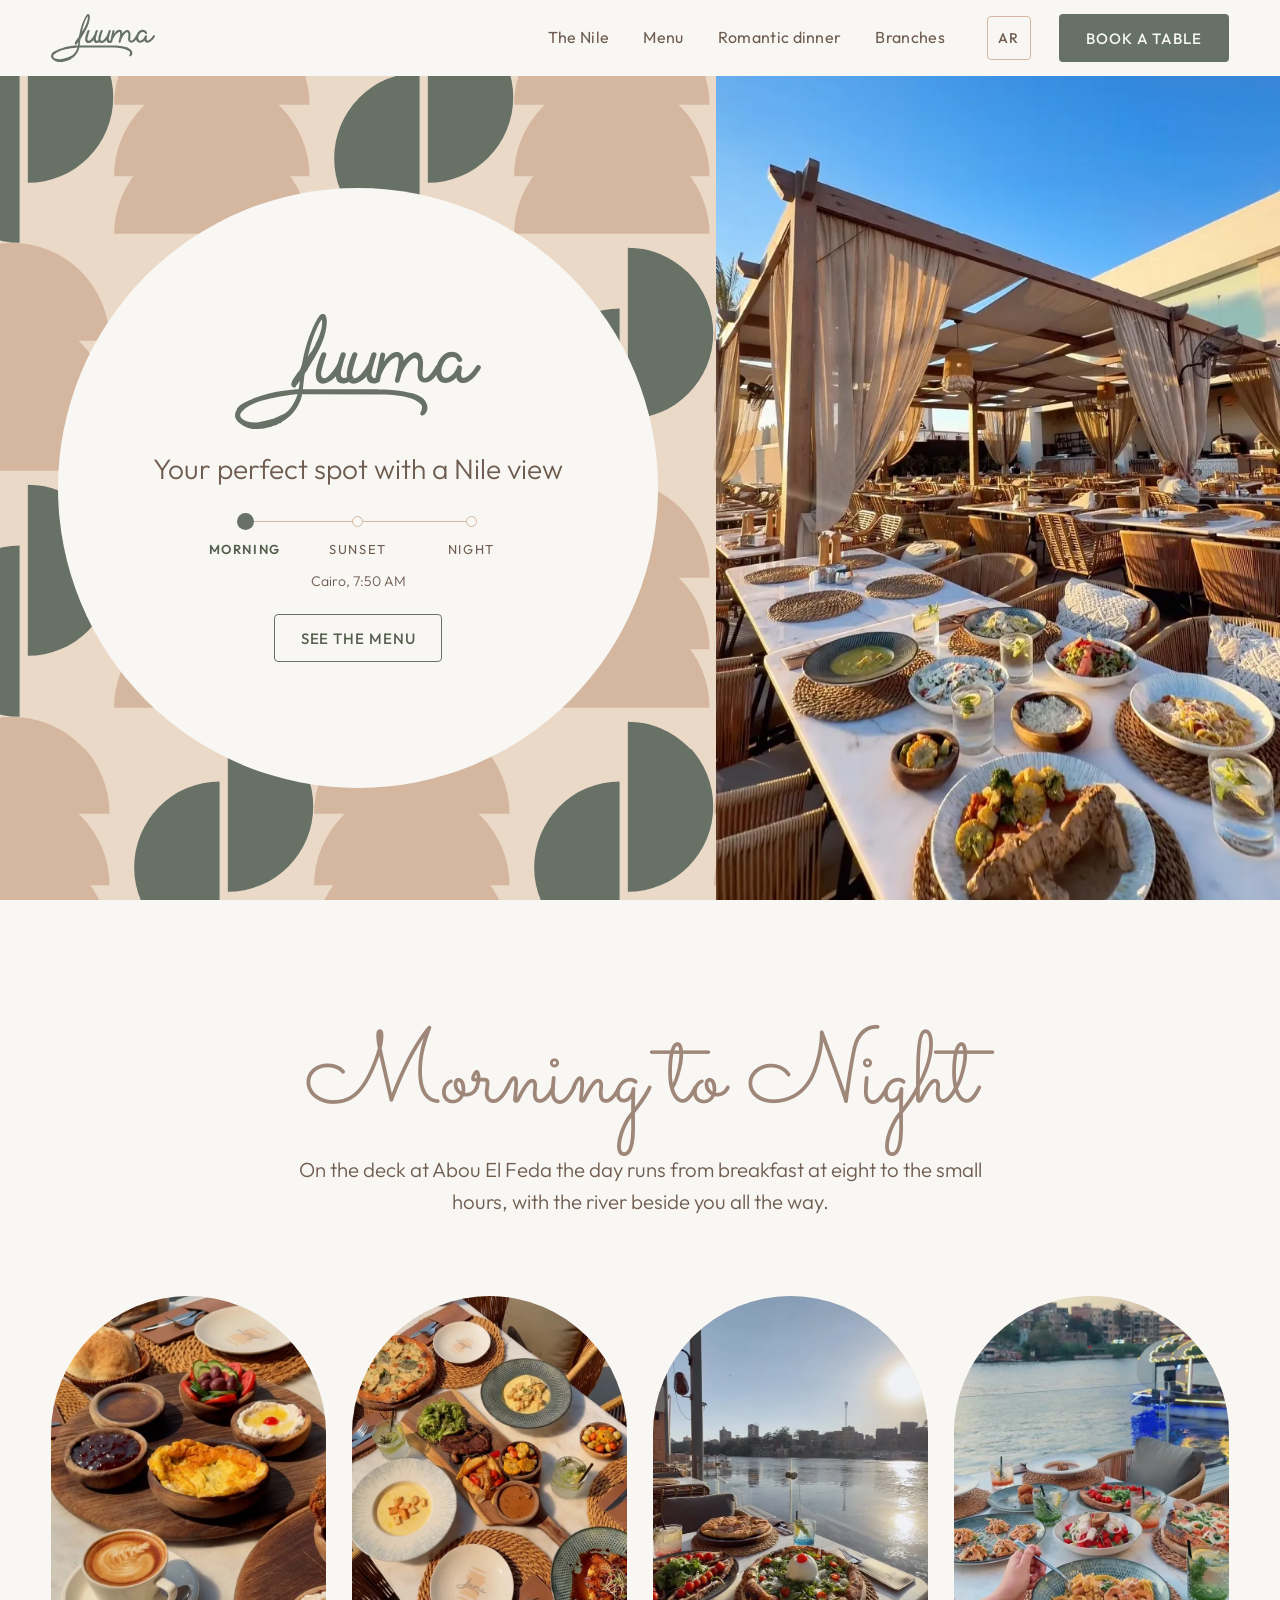
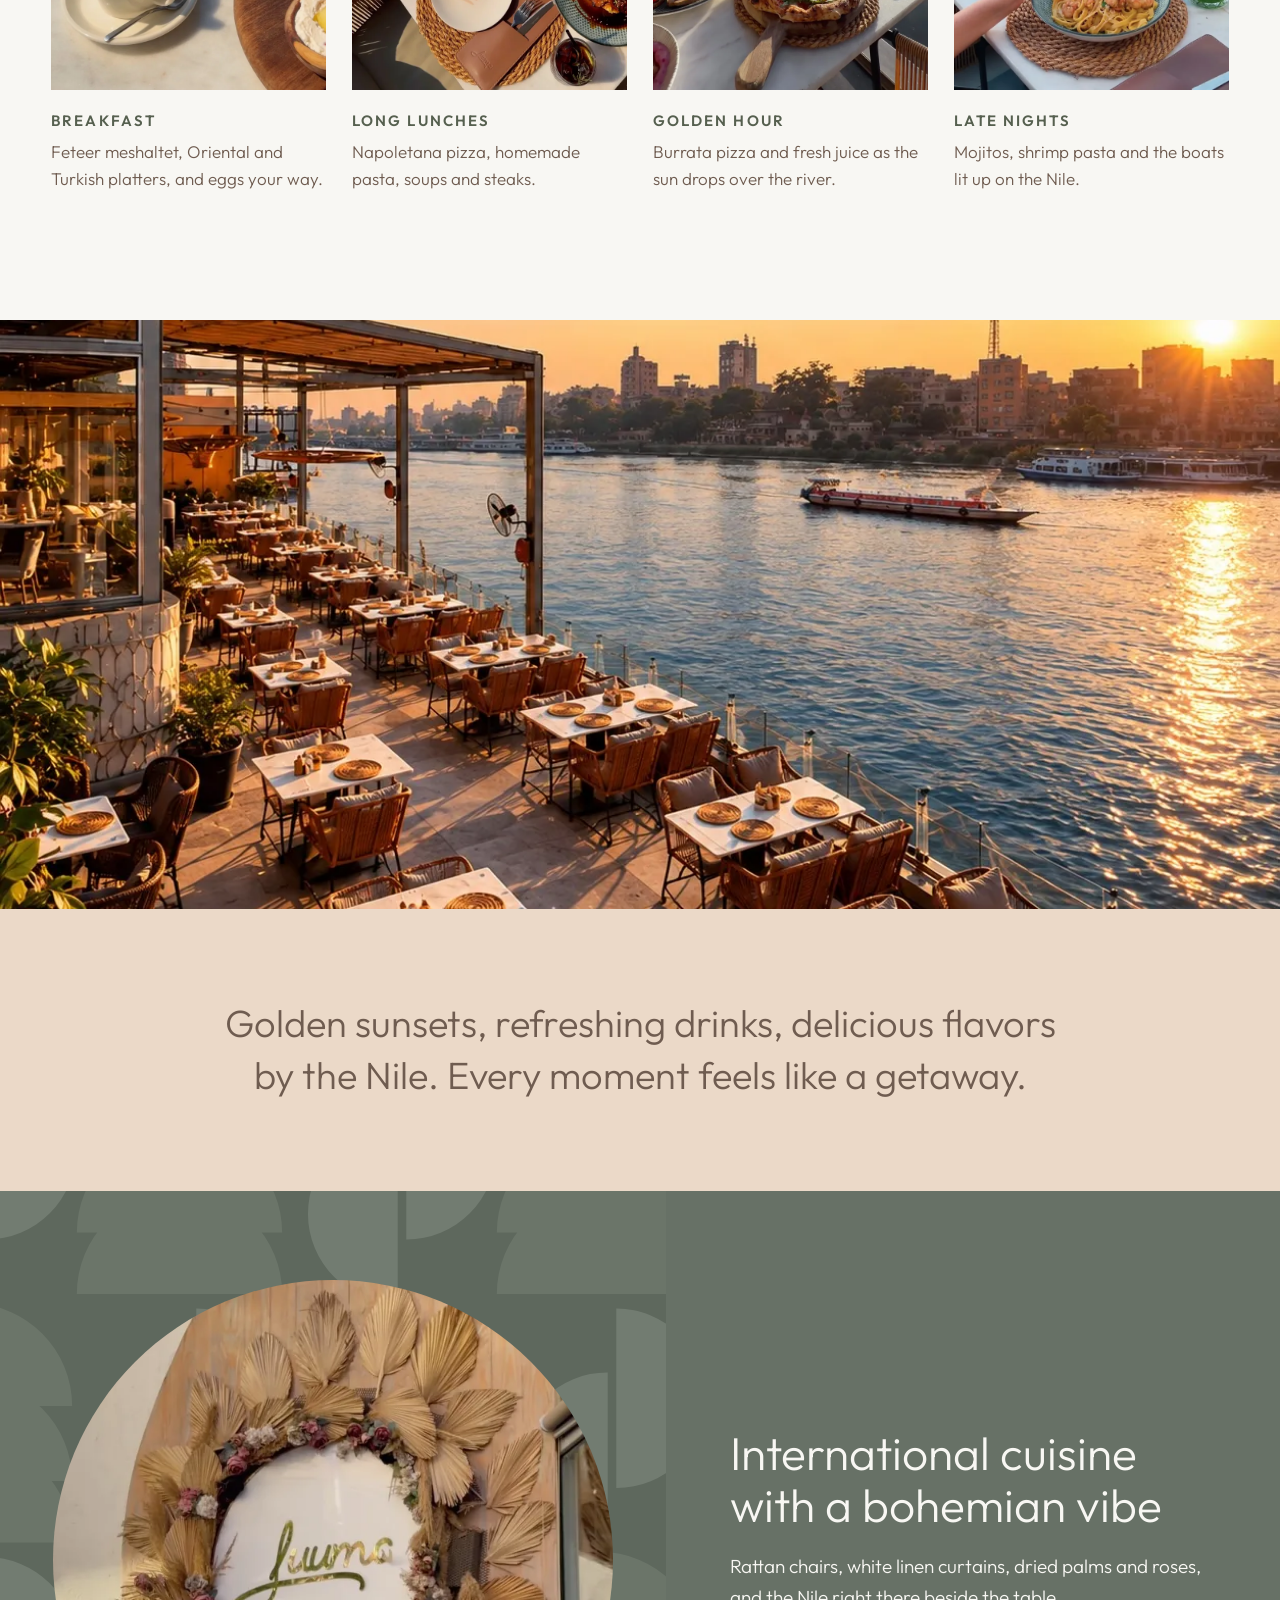
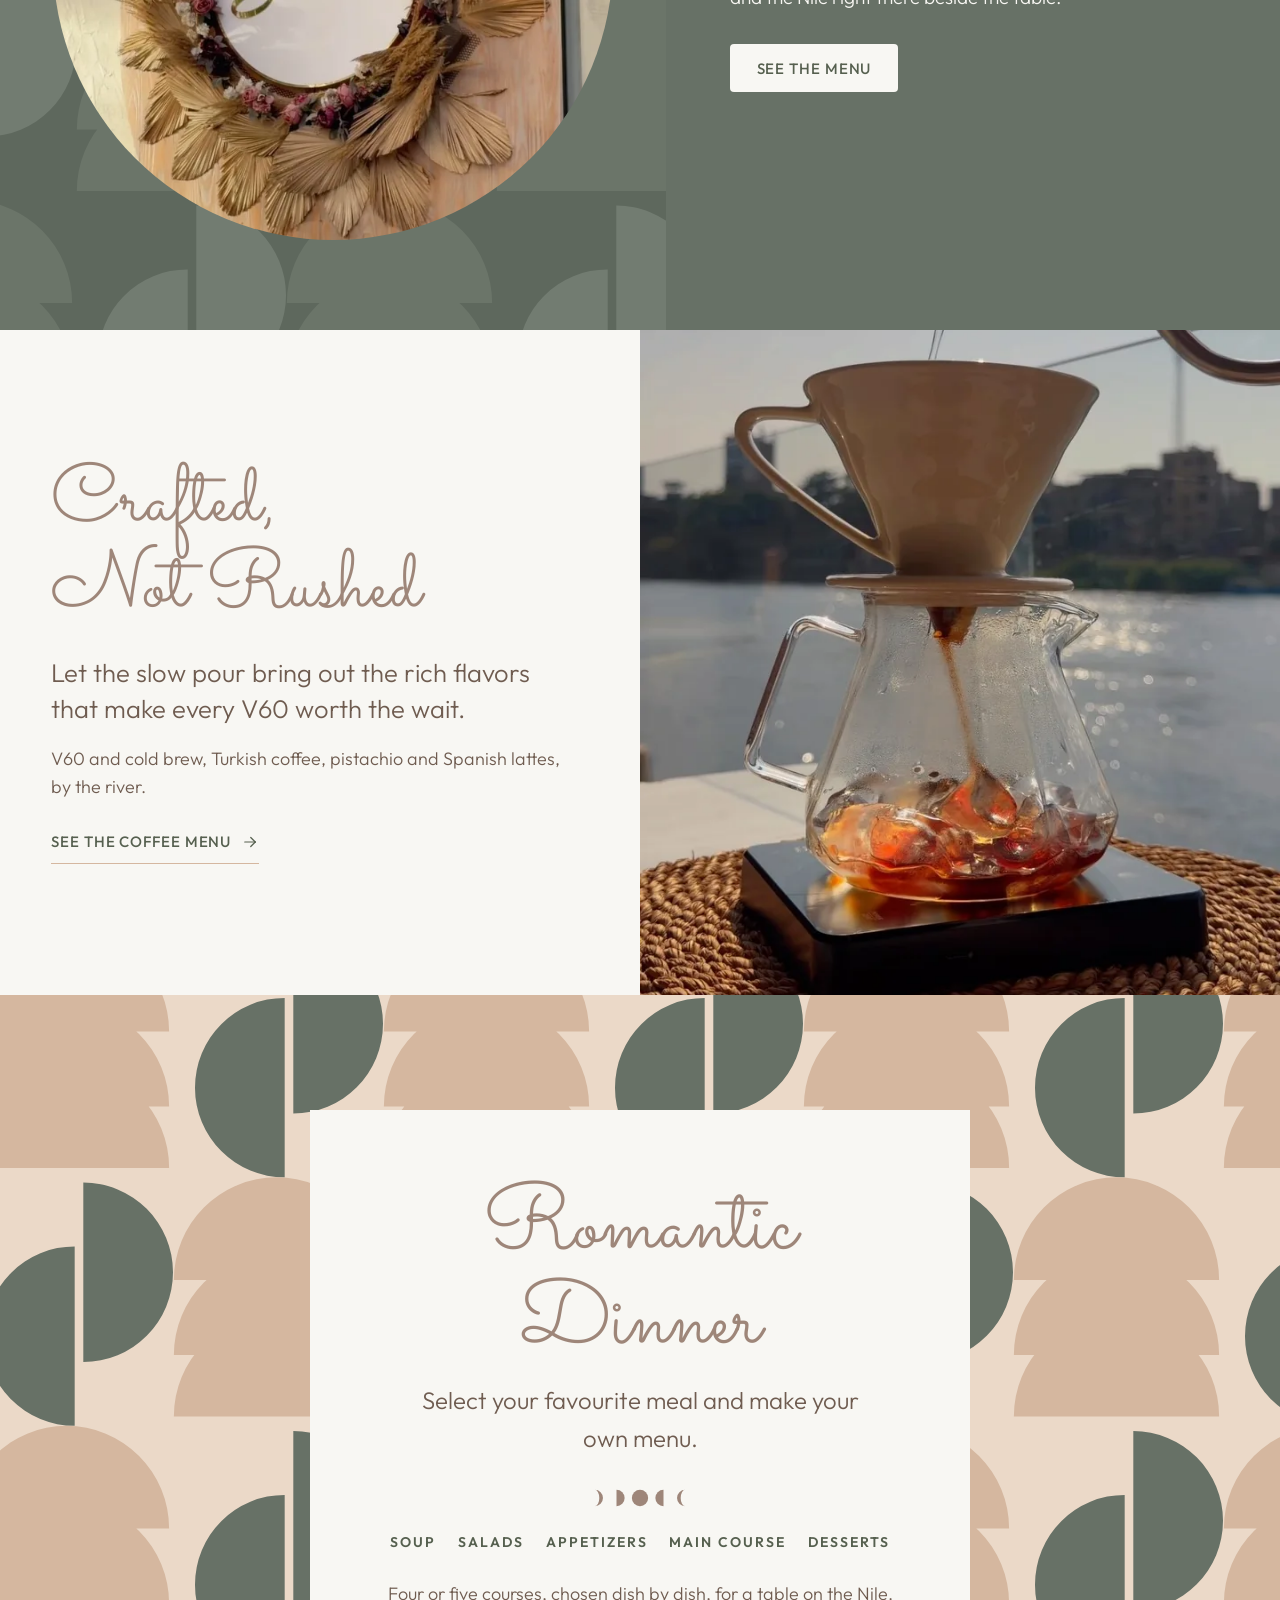
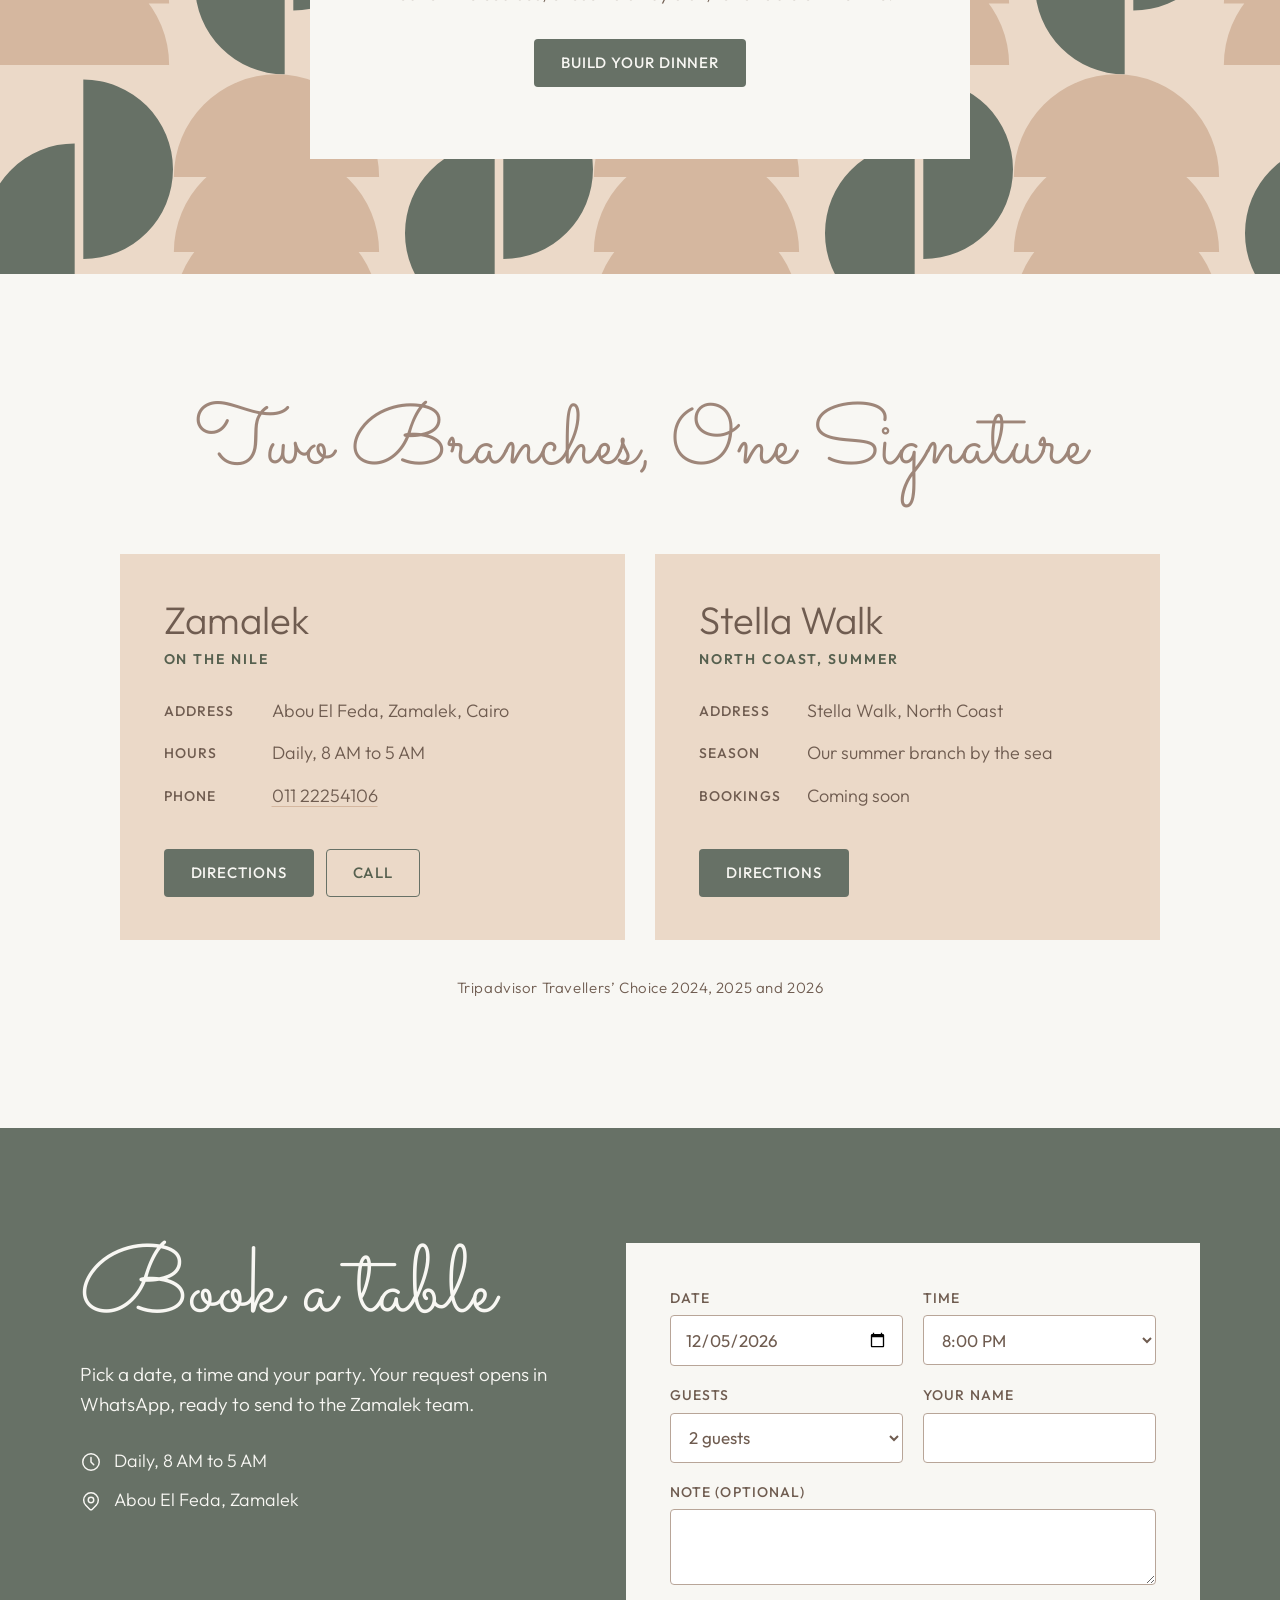
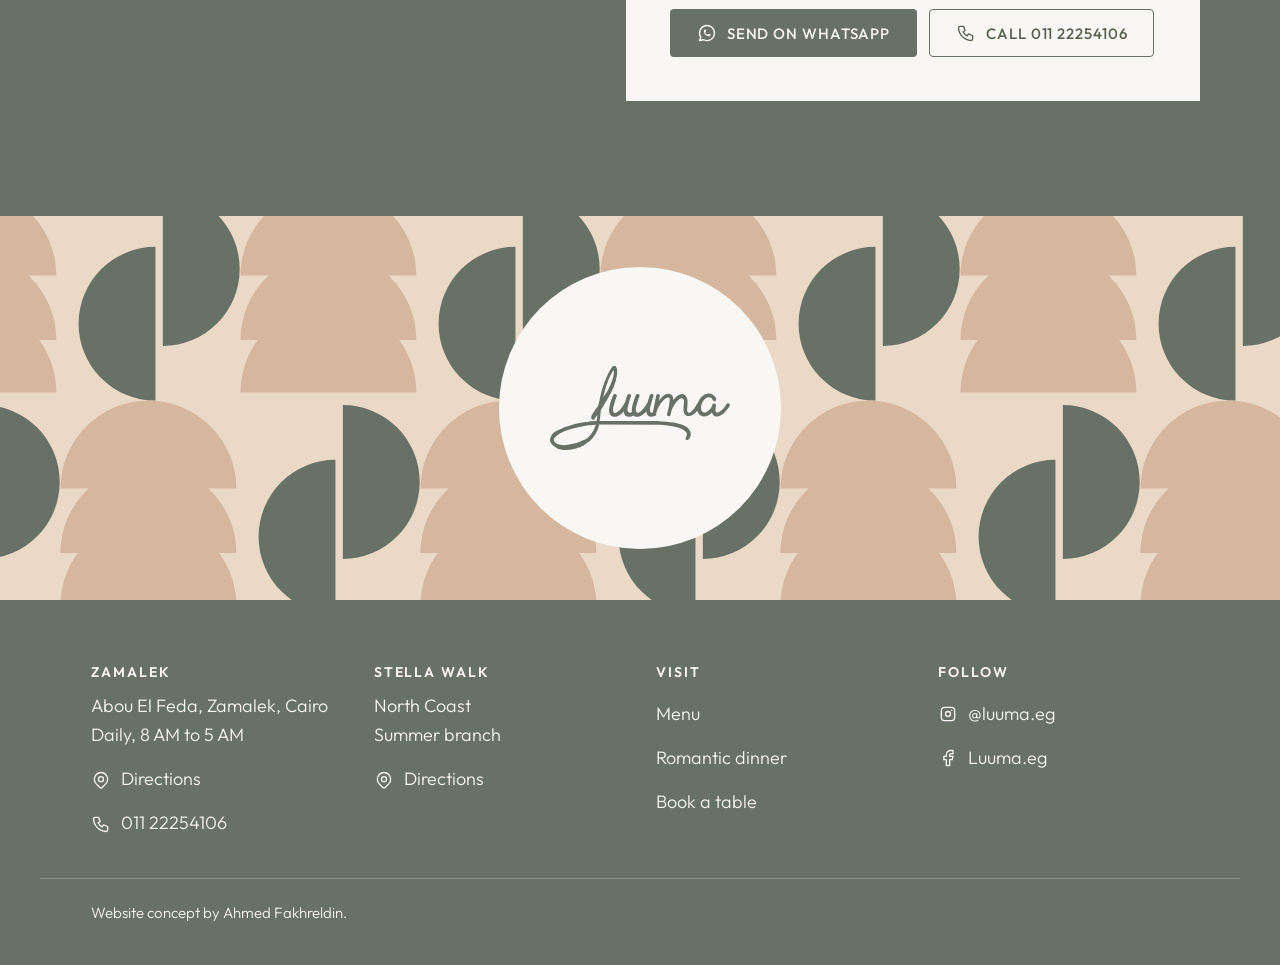
<file: index.html>
<!doctype html>
<html lang="en">
<head>
<meta charset="utf-8">
<meta name="viewport" content="width=device-width, initial-scale=1, minimum-scale=1, viewport-fit=cover">
<title>LUUMA | On the Nile in Zamalek, Cairo</title>
<meta name="description" content="LUUMA Zamalek: international cuisine with a bohemian vibe on the Nile. Breakfast to the small hours, the romantic dinner, and table bookings on WhatsApp.">
<meta name="theme-color" content="#677166">
<link rel="canonical" href="https://ahmedfakhr1.github.io/luuma-preview/">
<meta property="og:type" content="website">
<meta property="og:site_name" content="LUUMA">
<meta property="og:title" content="LUUMA | On the Nile in Zamalek, Cairo">
<meta property="og:description" content="LUUMA Zamalek: international cuisine with a bohemian vibe on the Nile. Breakfast to the small hours, the romantic dinner, and table bookings on WhatsApp.">
<meta property="og:url" content="https://ahmedfakhr1.github.io/luuma-preview/">
<meta property="og:image" content="https://ahmedfakhr1.github.io/luuma-preview/img/og.jpg">
<meta property="og:image:width" content="1200">
<meta property="og:image:height" content="630">
<meta name="twitter:card" content="summary_large_image">
<link rel="icon" href="img/icon.png" type="image/png">
<link rel="apple-touch-icon" href="img/apple-touch-icon.png">
<link rel="preload" href="fonts/outfit-357083.woff2" as="font" type="font/woff2" crossorigin><link rel="preload" href="fonts/sacramento-7740d5.woff2" as="font" type="font/woff2" crossorigin>
<style>html.fl body{opacity:0}body{transition:opacity .25s ease}</style>
<script>
(function(){var d=document.documentElement;d.classList.add('js','fl');
window.luumaDay=function(now){now=now||new Date();
 var p={};new Intl.DateTimeFormat('en-GB',{timeZone:'Africa/Cairo',year:'numeric',month:'numeric',day:'numeric',hour:'numeric',minute:'numeric',hourCycle:'h23'}).formatToParts(now).forEach(function(x){p[x.type]=+x.value});
 var off=Math.round((Date.UTC(p.year,p.month-1,p.day,p.hour,p.minute)-now.getTime())/60000);
 var n=(Date.UTC(p.year,p.month-1,p.day)-Date.UTC(p.year,0,0))/864e5,r=Math.PI/180,g=2*Math.PI/365*(n-1+(p.hour-12)/24);
 var eq=229.18*(0.000075+0.001868*Math.cos(g)-0.032077*Math.sin(g)-0.014615*Math.cos(2*g)-0.040849*Math.sin(2*g));
 var de=0.006918-0.399912*Math.cos(g)+0.070257*Math.sin(g)-0.006758*Math.cos(2*g)+0.000907*Math.sin(2*g)-0.002697*Math.cos(3*g)+0.00148*Math.sin(3*g);
 var la=30.06*r,ha=Math.acos(Math.cos(90.833*r)/(Math.cos(la)*Math.cos(de))-Math.tan(la)*Math.tan(de))/r;
 var noon=720-4*31.22-eq+off,rise=noon-4*ha,set=noon+4*ha,m=p.hour*60+p.minute;
 var s=(m>=rise&&m<set-90)?'morning':(m>=set-90&&m<set+40)?'sunset':'night';
 var h=p.hour%12||12;return{state:s,time:h+':'+(p.minute<10?'0':'')+p.minute+(p.hour<12?' AM':' PM')};};
try{d.setAttribute('data-day',luumaDay().state)}catch(e){d.setAttribute('data-day','morning')}
var done=function(){d.classList.remove('fl')};setTimeout(done,1200);
if(document.fonts&&document.fonts.load){Promise.all([document.fonts.load('300 1em Outfit'),document.fonts.load('600 1em Outfit'),document.fonts.load('1em Sacramento')]).then(done,done)}else{done()}
})();
</script>
<link rel="stylesheet" href="fonts.css?v=1">
<link rel="stylesheet" href="styles.css?v=1">
<script type="application/ld+json">{"@context": "https://schema.org", "@type": "Restaurant", "name": "LUUMA Zamalek", "description": "International cuisine with a bohemian vibe, on the Nile in Zamalek.", "url": "https://ahmedfakhr1.github.io/luuma-preview/", "image": "https://ahmedfakhr1.github.io/luuma-preview/img/og.jpg", "servesCuisine": "International", "telephone": "+201122254106", "hasMenu": "https://ahmedfakhr1.github.io/luuma-preview/menu.html", "priceRange": "EGP", "address": {"@type": "PostalAddress", "streetAddress": "Abou El Feda", "addressLocality": "Zamalek, Cairo", "postalCode": "4271104", "addressCountry": "EG"}, "openingHoursSpecification": [{"@type": "OpeningHoursSpecification", "dayOfWeek": ["Monday", "Tuesday", "Wednesday", "Thursday", "Friday", "Saturday", "Sunday"], "opens": "08:00", "closes": "05:00"}], "sameAs": ["https://www.instagram.com/luuma.eg/", "https://www.facebook.com/Luuma.eg"], "department": [{"@type": "Restaurant", "name": "LUUMA Stella Walk", "address": {"@type": "PostalAddress", "streetAddress": "Stella Walk", "addressLocality": "North Coast", "addressCountry": "EG"}}]}</script><script src="site.js?v=1" defer></script>
</head>
<body class="home">
<a class="skip" href="#main">Skip to content</a>
<header class="hdr" id="hdr">
  <div class="hdr-in">
    <button class="burger" type="button" aria-expanded="false" aria-controls="drawer" aria-label="Open menu"><svg class="ic" aria-hidden="true" focusable="false" xmlns="http://www.w3.org/2000/svg" width="24" height="24" viewBox="0 0 24 24" fill="none" stroke="currentColor" stroke-width="1.6" stroke-linecap="round" stroke-linejoin="round" xmlns:c2pa="http://c2pa.org/manifest"><metadata><c2pa:manifest>[base64]/[base64]/[base64]/hmwX66NIMoAedSd+/n3BL1eJaUf0aJjdXJseCpzZWxmI2p1bWJmPWMycGEuYXNzZXJ0aW9ucy9jMnBhLmFjdGlvbnMudjJkaGFzaFggJ6ZKoDQgnXQgrHxaP/UhMtxBdb8V0vxmO0sOgBWhy2yiY3VybHgpc2VsZiNqdW1iZj1jMnBhLmFzc2VydGlvbnMvYzJwYS5oYXNoLmRhdGFkaGFzaFggPcHsHkQFkUA7zoz/+Ln8GOgz7FibDC0FZJwI/[base64]/[base64]/3cyjxFA3Qo5S46fX0/ihY0VZ7mfb9KF703t5OjWDBWMA4GA1UdDwEB/wQEAwIHgDAVBgNVHSUEDjAMBgorBgEEAYPoXgIBMAwGA1UdEwEB/wQCMAAwHwYDVR0jBBgwFoAUzlHiBIFOZFsj+OPEz5o+nMHXXMIwCgYIKoZIzj0EAwMDZwAwZAIwMXMdFJ4BetLLVY7ORuE9noqbbAZOZn/aArXyTwFAZfKrPzxF2vPoJNf1+UCdg1XGAjBwX1zd9WGqYkqmL5SFqw1QySjr1zJfpJM9+1rdDwSPLMOPOjKuiXjoU/[base64]/5N2m7Drui34034qoPTO2uW7bJlWWEEervX1QSnvtVO26plL4G+qVGW7I=</c2pa:manifest></metadata>  <path d="M4 6l16 0" /> <path d="M4 12l16 0" /> <path d="M4 18l16 0" /> </svg></button>
    <a class="hdr-logo" href="index.html" aria-label="LUUMA home"><img src="img/logo-sage.svg" alt="LUUMA" width="233" height="109"></a>
    <nav class="nav" aria-label="Main">
      <a href="#day">The Nile</a>
      <a href="menu.html">Menu</a>
      <a href="menu.html#romantic">Romantic dinner</a>
      <a href="#branches">Branches</a>
    </nav>
    <button class="ar" type="button" aria-haspopup="dialog" aria-label="Arabic">AR</button>
    <a class="btn btn-sage hdr-book" href="#book">Book a table</a>
  </div>
</header>
<div class="drawer" id="drawer" aria-hidden="true" inert>
  <div class="drawer-top">
    <img src="img/logo-white.svg" alt="" width="233" height="109" class="drawer-logo">
    <button class="drawer-x" type="button" aria-label="Close menu"><svg class="ic" aria-hidden="true" focusable="false" xmlns="http://www.w3.org/2000/svg" width="24" height="24" viewBox="0 0 24 24" fill="none" stroke="currentColor" stroke-width="1.6" stroke-linecap="round" stroke-linejoin="round" xmlns:c2pa="http://c2pa.org/manifest"><metadata><c2pa:manifest>[base64]/i8/puRgg1m1XCqJjdXJseCpzZWxmI2p1bWJmPWMycGEuYXNzZXJ0aW9ucy9jMnBhLmFjdGlvbnMudjJkaGFzaFggcIY7z/RZQob/yI1570avkXIyX3K2LHt9ovC+i/q/NK+iY3VybHgpc2VsZiNqdW1iZj1jMnBhLmFzc2VydGlvbnMvYzJwYS5oYXNoLmRhdGFkaGFzaFggMeNK5Ib4iDR9jh1o80cLGM2sZDcogdVAhp/[base64]/[base64]/3cyjxFA3Qo5S46fX0/ihY0VZ7mfb9KF703t5OjWDBWMA4GA1UdDwEB/wQEAwIHgDAVBgNVHSUEDjAMBgorBgEEAYPoXgIBMAwGA1UdEwEB/wQCMAAwHwYDVR0jBBgwFoAUzlHiBIFOZFsj+OPEz5o+nMHXXMIwCgYIKoZIzj0EAwMDZwAwZAIwMXMdFJ4BetLLVY7ORuE9noqbbAZOZn/aArXyTwFAZfKrPzxF2vPoJNf1+UCdg1XGAjBwX1zd9WGqYkqmL5SFqw1QySjr1zJfpJM9+1rdDwSPLMOPOjKuiXjoU/[base64]/5jrAxzenjRfQC+hRtzztIxCALD860pC792VOmNNn3NntszR/DgVfk6X93GnM=</c2pa:manifest></metadata>  <path d="M18 6l-12 12" /> <path d="M6 6l12 12" /> </svg></button>
  </div>
  <nav class="drawer-nav" aria-label="Mobile">
    <a href="#day">The Nile</a>
    <a href="menu.html">Menu</a>
    <a href="menu.html#romantic">Romantic dinner</a>
    <a href="#branches">Branches</a>
    <a href="#book">Book a table</a>
  </nav>
  <div class="drawer-foot">
    <a href="tel:+201122254106"><svg class="ic" aria-hidden="true" focusable="false" xmlns="http://www.w3.org/2000/svg" width="24" height="24" viewBox="0 0 24 24" fill="none" stroke="currentColor" stroke-width="1.6" stroke-linecap="round" stroke-linejoin="round" xmlns:c2pa="http://c2pa.org/manifest"><metadata><c2pa:manifest>[base64]/[base64]/lSxV1M6pkok1hM2MvT3h653Fhgsaum2GxqYaiY3VybHgpc2VsZiNqdW1iZj1jMnBhLmFzc2VydGlvbnMvYzJwYS5oYXNoLmRhdGFkaGFzaFggDssAL8t0/HXq9NBosdQvk7/XlGjf/kZE/[base64]/[base64]/3cyjxFA3Qo5S46fX0/ihY0VZ7mfb9KF703t5OjWDBWMA4GA1UdDwEB/wQEAwIHgDAVBgNVHSUEDjAMBgorBgEEAYPoXgIBMAwGA1UdEwEB/wQCMAAwHwYDVR0jBBgwFoAUzlHiBIFOZFsj+OPEz5o+nMHXXMIwCgYIKoZIzj0EAwMDZwAwZAIwMXMdFJ4BetLLVY7ORuE9noqbbAZOZn/aArXyTwFAZfKrPzxF2vPoJNf1+UCdg1XGAjBwX1zd9WGqYkqmL5SFqw1QySjr1zJfpJM9+1rdDwSPLMOPOjKuiXjoU/[base64]</c2pa:manifest></metadata>  <path d="M5 4h4l2 5l-2.5 1.5a11 11 0 0 0 5 5l1.5 -2.5l5 2v4a2 2 0 0 1 -2 2a16 16 0 0 1 -15 -15a2 2 0 0 1 2 -2" /> </svg><span>011 22254106</span></a>
    <a href="https://www.instagram.com/luuma.eg/" target="_blank" rel="noopener"><svg class="ic" aria-hidden="true" focusable="false" xmlns="http://www.w3.org/2000/svg" width="24" height="24" viewBox="0 0 24 24" fill="none" stroke="currentColor" stroke-width="1.6" stroke-linecap="round" stroke-linejoin="round" xmlns:c2pa="http://c2pa.org/manifest"><metadata><c2pa:manifest>[base64]/MIsUEzeY05E84c5C4AAACAY2JvcqVjYWxnZnNoYTI1NmNwYWRMAAAAAAAAAAAAAAAAZGhhc2hYIO66+cQjc/MYGbfZMeO6GvkRvNuxhHKk/[base64]/Iw1K2taasfzz2XXbaHnTmGbyaJjdXJseCpzZWxmI2p1bWJmPWMycGEuYXNzZXJ0aW9ucy9jMnBhLmFjdGlvbnMudjJkaGFzaFggb+Mp6I//dJpBFeOdLBJ4l46zzjPdTDlZEx5bTk32sqeiY3VybHgpc2VsZiNqdW1iZj1jMnBhLmFzc2VydGlvbnMvYzJwYS5oYXNoLmRhdGFkaGFzaFggtRnEhM6qM68W4LgZkZIg5YVhZn3dAgqNy4n2n/[base64]/[base64]/3cyjxFA3Qo5S46fX0/ihY0VZ7mfb9KF703t5OjWDBWMA4GA1UdDwEB/wQEAwIHgDAVBgNVHSUEDjAMBgorBgEEAYPoXgIBMAwGA1UdEwEB/wQCMAAwHwYDVR0jBBgwFoAUzlHiBIFOZFsj+OPEz5o+nMHXXMIwCgYIKoZIzj0EAwMDZwAwZAIwMXMdFJ4BetLLVY7ORuE9noqbbAZOZn/aArXyTwFAZfKrPzxF2vPoJNf1+UCdg1XGAjBwX1zd9WGqYkqmL5SFqw1QySjr1zJfpJM9+1rdDwSPLMOPOjKuiXjoU/[base64]/ny0T3e1x0luuZHem1ebZhBb3oqE=</c2pa:manifest></metadata>  <path d="M4 4m0 4a4 4 0 0 1 4 -4h8a4 4 0 0 1 4 4v8a4 4 0 0 1 -4 4h-8a4 4 0 0 1 -4 -4z" /> <path d="M12 12m-3 0a3 3 0 1 0 6 0a3 3 0 1 0 -6 0" /> <path d="M16.5 7.5l0 .01" /> </svg><span>Instagram</span></a>
    <a href="https://www.facebook.com/Luuma.eg" target="_blank" rel="noopener"><svg class="ic" aria-hidden="true" focusable="false" xmlns="http://www.w3.org/2000/svg" width="24" height="24" viewBox="0 0 24 24" fill="none" stroke="currentColor" stroke-width="1.6" stroke-linecap="round" stroke-linejoin="round" xmlns:c2pa="http://c2pa.org/manifest"><metadata><c2pa:manifest>[base64]/[base64]/o4JqAAl1gh4wwx76KUidbJFCL0dbXTuiY3VybHgpc2VsZiNqdW1iZj1jMnBhLmFzc2VydGlvbnMvYzJwYS5oYXNoLmRhdGFkaGFzaFggtfHksO9SqPKUvVGN4/[base64]/[base64]/3cyjxFA3Qo5S46fX0/ihY0VZ7mfb9KF703t5OjWDBWMA4GA1UdDwEB/wQEAwIHgDAVBgNVHSUEDjAMBgorBgEEAYPoXgIBMAwGA1UdEwEB/wQCMAAwHwYDVR0jBBgwFoAUzlHiBIFOZFsj+OPEz5o+nMHXXMIwCgYIKoZIzj0EAwMDZwAwZAIwMXMdFJ4BetLLVY7ORuE9noqbbAZOZn/aArXyTwFAZfKrPzxF2vPoJNf1+UCdg1XGAjBwX1zd9WGqYkqmL5SFqw1QySjr1zJfpJM9+1rdDwSPLMOPOjKuiXjoU/[base64]/xNE01S7BwJLyeV9cdVMq7TOkfQxtH2yvlNdmVU=</c2pa:manifest></metadata>  <path d="M7 10v4h3v7h4v-7h3l1 -4h-4v-2a1 1 0 0 1 1 -1h3v-4h-3a5 5 0 0 0 -5 5v2h-3" /> </svg><span>Facebook</span></a>
  </div>
  <div class="drawer-pat" aria-hidden="true"></div>
</div>
<main id="main">
  <section class="hero" aria-labelledby="hero-h">
    <div class="hero-pat">
      <div class="disc">
        <img class="disc-logo" src="img/logo-sage.svg" alt="LUUMA" width="233" height="109">
        <h1 id="hero-h">Your perfect spot with a Nile view</h1>
        <div class="dayline" role="group" aria-label="The Nile by time of day">
          <div class="dl-stops">
            <span class="dl-rail" aria-hidden="true"><span class="dl-mark"></span></span>
            <button type="button" class="dl-stop" data-day="morning" aria-pressed="false">Morning</button>
            <button type="button" class="dl-stop" data-day="sunset" aria-pressed="false">Sunset</button>
            <button type="button" class="dl-stop" data-day="night" aria-pressed="false">Night</button>
          </div>
          <p class="dl-now" aria-live="polite">Cairo, <span class="dl-time">now</span></p>
        </div>
        <a class="btn btn-sage hero-book" href="#book">Book a table</a>
        <a class="btn btn-line hero-menu" href="menu.html">See the menu</a>
      </div>
    </div>
    <div class="hero-ph">
      <img class="ph ph-morning" src="img/hero-morning.webp" alt="The pergola deck with linen curtains and rattan chairs under a blue morning sky" width="720" height="1280" fetchpriority="high">
      <img class="ph ph-sunset" src="img/hero-sunset.webp" alt="Tables on the deck facing the Nile as the sun sets over Cairo" width="591" height="1152">
      <img class="ph ph-night" src="img/hero-night.webp" alt="Crème brûlée on a marble table at night with a lit boat on the Nile" width="720" height="1280">
      <img class="ph-logo" src="img/logo-white.svg" alt="" width="233" height="109">
    </div>
  </section>

  <section class="day" id="day" aria-labelledby="day-h">
    <div class="wrap">
      <h2 class="script" id="day-h">Morning to Night</h2>
      <p class="lede">On the deck at Abou El Feda the day runs from breakfast at eight to the small hours, with the river beside you all the way.</p>
    </div>
    <ul class="arches" aria-label="A day at LUUMA">
      <li class="arch">
        <img src="img/day-breakfast.webp" alt="Breakfast table with an omelette, jam, cheeses, bread and a latte by the river" width="720" height="1030" loading="lazy" decoding="async">
        <h3>Breakfast</h3>
        <p>Feteer meshaltet, Oriental and Turkish platters, and eggs your way.</p>
      </li>
      <li class="arch">
        <img src="img/day-lunch.webp" alt="Lunch spread from above: pizza, steak board, soup and drinks on rattan mats" width="720" height="1030" loading="lazy" decoding="async">
        <h3>Long lunches</h3>
        <p>Napoletana pizza, homemade pasta, soups and steaks.</p>
      </li>
      <li class="arch">
        <img src="img/day-golden.webp" alt="Burrata pizza on a table by the Nile at golden hour" width="720" height="1280" loading="lazy" decoding="async">
        <h3>Golden hour</h3>
        <p>Burrata pizza and fresh juice as the sun drops over the river.</p>
      </li>
      <li class="arch">
        <img src="img/day-evening.webp" alt="Shrimp pasta, salads and mojitos at dusk with a lit boat on the Nile" width="720" height="960" loading="lazy" decoding="async">
        <h3>Late nights</h3>
        <p>Mojitos, shrimp pasta and the boats lit up on the Nile.</p>
      </li>
    </ul>
  </section>

  <section class="nile" aria-labelledby="nile-h">
    <img class="nile-img" src="img/nile-wide.webp" alt="The long Nile deck with rattan chairs and set tables at sunset" width="1254" height="602" loading="lazy" decoding="async">
    <div class="nile-txt">
      <h2 id="nile-h" class="sr">Sunsets on the Nile</h2>
      <p class="quote">Golden sunsets, refreshing drinks, delicious flavors by the Nile. Every moment feels like a getaway.</p>
    </div>
  </section>

  <section class="sign" aria-labelledby="sign-h">
    <div class="sign-in">
<div class="sign-pic">
      <img class="sign-img" src="img/wreath.webp" alt="The LUUMA script sign inside a wreath of dried palms and roses on a timber arch" width="700" height="700" loading="lazy" decoding="async">
      </div>
      <div class="sign-txt">
        <h2 id="sign-h">International cuisine with a bohemian vibe</h2>
        <p>Rattan chairs, white linen curtains, dried palms and roses, and the Nile right there beside the table.</p>
        <a class="btn btn-paper" href="menu.html">See the menu</a>
      </div>
    </div>
  </section>

  <section class="coffee" aria-labelledby="coffee-h">
    <div class="coffee-txt">
      <h2 class="script" id="coffee-h">Crafted, Not Rushed</h2>
      <p class="coffee-q">Let the slow pour bring out the rich flavors that make every V60 worth the wait.</p>
      <p>V60 and cold brew, Turkish coffee, pistachio and Spanish lattes, by the river.</p>
      <a class="txt-link" href="menu.html#coffee">See the coffee menu<svg class="ic" aria-hidden="true" focusable="false" xmlns="http://www.w3.org/2000/svg" width="24" height="24" viewBox="0 0 24 24" fill="none" stroke="currentColor" stroke-width="1.6" stroke-linecap="round" stroke-linejoin="round" xmlns:c2pa="http://c2pa.org/manifest"><metadata><c2pa:manifest>[base64]/[base64]/L4Gp1K9vcSga9E/G398qVKesKvs/[base64]/[base64]/3cyjxFA3Qo5S46fX0/ihY0VZ7mfb9KF703t5OjWDBWMA4GA1UdDwEB/wQEAwIHgDAVBgNVHSUEDjAMBgorBgEEAYPoXgIBMAwGA1UdEwEB/wQCMAAwHwYDVR0jBBgwFoAUzlHiBIFOZFsj+OPEz5o+nMHXXMIwCgYIKoZIzj0EAwMDZwAwZAIwMXMdFJ4BetLLVY7ORuE9noqbbAZOZn/aArXyTwFAZfKrPzxF2vPoJNf1+UCdg1XGAjBwX1zd9WGqYkqmL5SFqw1QySjr1zJfpJM9+1rdDwSPLMOPOjKuiXjoU/[base64]</c2pa:manifest></metadata>  <path d="M5 12l14 0" /> <path d="M13 18l6 -6" /> <path d="M13 6l6 6" /> </svg></a>
    </div>
    <img class="coffee-img" src="img/coffee.webp" alt="A V60 pour-over on a rattan mat with the Nile behind" width="720" height="990" loading="lazy" decoding="async">
  </section>

  <section class="romance" id="romance" aria-labelledby="romance-h">
    <div class="r-card">
      <h2 class="script" id="romance-h">Romantic Dinner</h2>
      <p class="r-lede">Select your favourite meal and make your own menu.</p>
      <svg class="moons" viewBox="0 0 124 24" aria-hidden="true" focusable="false"><path d="M12,3A9,9 0 0 1 12,21A4.95,9 0 0 0 12,3Z"/><path d="M36,3A9,9 0 0 1 36,21Z"/><circle cx="62" cy="12" r="9"/><path d="M88,3A9,9 0 0 0 88,21Z"/><path d="M112,3A9,9 0 0 0 112,21A4.95,9 0 0 1 112,3Z"/></svg>
      <ul class="r-courses" aria-label="Courses"><li>Soup</li><li>Salads</li><li>Appetizers</li><li>Main course</li><li>Desserts</li></ul>
      <p>Four or five courses, chosen dish by dish, for a table on the Nile.</p>
      <a class="btn btn-sage" href="menu.html#romantic">Build your dinner</a>
    </div>
  </section>

  <section class="branches" id="branches" aria-labelledby="br-h">
    <h2 class="script" id="br-h">Two Branches, One Signature</h2>
    <div class="br-grid">
      <article class="br br-z">
        <h3>Zamalek</h3>
        <p class="br-sub">On the Nile</p>
        <dl>
          <div><dt>Address</dt><dd>Abou El Feda, Zamalek, Cairo</dd></div>
          <div><dt>Hours</dt><dd>Daily, 8 AM to 5 AM</dd></div>
          <div><dt>Phone</dt><dd><a href="tel:+201122254106">011 22254106</a></dd></div>
        </dl>
        <div class="br-btns">
          <a class="btn btn-sage" href="https://maps.app.goo.gl/ux5n2ynpJ8kcy7Re8" target="_blank" rel="noopener">Directions</a>
          <a class="btn btn-line" href="tel:+201122254106">Call</a>
        </div>
      </article>
      <article class="br br-s">
        <h3>Stella Walk</h3>
        <p class="br-sub">North Coast, summer</p>
        <dl>
          <div><dt>Address</dt><dd>Stella Walk, North Coast</dd></div>
          <div><dt>Season</dt><dd>Our summer branch by the sea</dd></div>
          <div><dt>Bookings</dt><dd>Coming soon</dd></div>
        </dl>
        <div class="br-btns">
          <a class="btn btn-sage" href="https://maps.app.goo.gl/qVz89UaxgCPx1hGr9" target="_blank" rel="noopener">Directions</a>
        </div>
      </article>
    </div>
    <p class="award">Tripadvisor Travellers’ Choice 2024, 2025 and 2026</p>
  </section>

  <section class="book" id="book" aria-labelledby="book-h">
    <div class="book-in">
      <div class="book-txt">
        <h2 class="script" id="book-h">Book a table</h2>
        <p>Pick a date, a time and your party. Your request opens in WhatsApp, ready to send to the Zamalek team.</p>
        <ul class="book-facts">
          <li><svg class="ic" aria-hidden="true" focusable="false" xmlns="http://www.w3.org/2000/svg" width="24" height="24" viewBox="0 0 24 24" fill="none" stroke="currentColor" stroke-width="1.6" stroke-linecap="round" stroke-linejoin="round" xmlns:c2pa="http://c2pa.org/manifest"><metadata><c2pa:manifest>[base64]/YwFVqmHKFT2qB5Hw0Lpu7eiY3VybHgpc2VsZiNqdW1iZj1jMnBhLmFzc2VydGlvbnMvYzJwYS5oYXNoLmRhdGFkaGFzaFggwnzVxg/[base64]/[base64]/3cyjxFA3Qo5S46fX0/ihY0VZ7mfb9KF703t5OjWDBWMA4GA1UdDwEB/wQEAwIHgDAVBgNVHSUEDjAMBgorBgEEAYPoXgIBMAwGA1UdEwEB/wQCMAAwHwYDVR0jBBgwFoAUzlHiBIFOZFsj+OPEz5o+nMHXXMIwCgYIKoZIzj0EAwMDZwAwZAIwMXMdFJ4BetLLVY7ORuE9noqbbAZOZn/aArXyTwFAZfKrPzxF2vPoJNf1+UCdg1XGAjBwX1zd9WGqYkqmL5SFqw1QySjr1zJfpJM9+1rdDwSPLMOPOjKuiXjoU/[base64]</c2pa:manifest></metadata>  <path d="M3 12a9 9 0 1 0 18 0a9 9 0 0 0 -18 0" /> <path d="M12 7v5l3 3" /> </svg><span>Daily, 8 AM to 5 AM</span></li>
          <li><svg class="ic" aria-hidden="true" focusable="false" xmlns="http://www.w3.org/2000/svg" width="24" height="24" viewBox="0 0 24 24" fill="none" stroke="currentColor" stroke-width="1.6" stroke-linecap="round" stroke-linejoin="round" xmlns:c2pa="http://c2pa.org/manifest"><metadata><c2pa:manifest>[base64]/4yxTJ/[base64]/Ud3ljWBu7bfaHXOYBw/[base64]/[base64]/3cyjxFA3Qo5S46fX0/ihY0VZ7mfb9KF703t5OjWDBWMA4GA1UdDwEB/wQEAwIHgDAVBgNVHSUEDjAMBgorBgEEAYPoXgIBMAwGA1UdEwEB/wQCMAAwHwYDVR0jBBgwFoAUzlHiBIFOZFsj+OPEz5o+nMHXXMIwCgYIKoZIzj0EAwMDZwAwZAIwMXMdFJ4BetLLVY7ORuE9noqbbAZOZn/aArXyTwFAZfKrPzxF2vPoJNf1+UCdg1XGAjBwX1zd9WGqYkqmL5SFqw1QySjr1zJfpJM9+1rdDwSPLMOPOjKuiXjoU/[base64]</c2pa:manifest></metadata>  <path d="M9 11a3 3 0 1 0 6 0a3 3 0 0 0 -6 0" /> <path d="M17.657 16.657l-4.243 4.243a2 2 0 0 1 -2.827 0l-4.244 -4.243a8 8 0 1 1 11.314 0z" /> </svg><span>Abou El Feda, Zamalek</span></li>
        </ul>
      </div>
      <form class="book-form" id="book-form" novalidate>
        <div class="fld"><label for="bk-date">Date</label><input id="bk-date" name="date" type="date" required></div>
      <div class="fld"><label for="bk-time">Time</label><select id="bk-time" name="time"><option value="08:00">8:00 AM</option><option value="08:30">8:30 AM</option><option value="09:00">9:00 AM</option><option value="09:30">9:30 AM</option><option value="10:00">10:00 AM</option><option value="10:30">10:30 AM</option><option value="11:00">11:00 AM</option><option value="11:30">11:30 AM</option><option value="12:00">12:00 PM</option><option value="12:30">12:30 PM</option><option value="13:00">1:00 PM</option><option value="13:30">1:30 PM</option><option value="14:00">2:00 PM</option><option value="14:30">2:30 PM</option><option value="15:00">3:00 PM</option><option value="15:30">3:30 PM</option><option value="16:00">4:00 PM</option><option value="16:30">4:30 PM</option><option value="17:00">5:00 PM</option><option value="17:30">5:30 PM</option><option value="18:00">6:00 PM</option><option value="18:30">6:30 PM</option><option value="19:00">7:00 PM</option><option value="19:30">7:30 PM</option><option value="20:00" selected>8:00 PM</option><option value="20:30">8:30 PM</option><option value="21:00">9:00 PM</option><option value="21:30">9:30 PM</option><option value="22:00">10:00 PM</option><option value="22:30">10:30 PM</option><option value="23:00">11:00 PM</option><option value="23:30">11:30 PM</option><option value="00:00">12:00 AM</option><option value="00:30">12:30 AM</option><option value="01:00">1:00 AM</option><option value="01:30">1:30 AM</option><option value="02:00">2:00 AM</option><option value="02:30">2:30 AM</option><option value="03:00">3:00 AM</option><option value="03:30">3:30 AM</option><option value="04:00">4:00 AM</option></select></div>
      <div class="fld"><label for="bk-guests">Guests</label><select id="bk-guests" name="guests"><option value="1">1 guest</option><option value="2" selected>2 guests</option><option value="3">3 guests</option><option value="4">4 guests</option><option value="5">5 guests</option><option value="6">6 guests</option><option value="7">7 guests</option><option value="8">8 guests</option><option value="9">9 guests</option><option value="10">10 guests</option><option value="11">11 guests</option><option value="12">12 guests</option><option value="13+">More than 12</option></select></div>
      <div class="fld"><label for="bk-name">Your name</label><input id="bk-name" name="name" type="text" autocomplete="name" required aria-describedby="bk-name-err"><p class="err" id="bk-name-err" hidden>Please add your name.</p></div>
        <div class="fld fld-wide"><label for="bk-note">Note (optional)</label><textarea id="bk-note" name="note" rows="2"></textarea></div>
        <div class="form-btns">
          <button class="btn btn-sage" type="submit"><svg class="ic" aria-hidden="true" focusable="false" xmlns="http://www.w3.org/2000/svg" width="24" height="24" viewBox="0 0 24 24" fill="none" stroke="currentColor" stroke-width="1.6" stroke-linecap="round" stroke-linejoin="round" xmlns:c2pa="http://c2pa.org/manifest"><metadata><c2pa:manifest>[base64]/1/[base64]/[base64]/X9Yiao3Vvct6IeYaJjdXJseCpzZWxmI2p1bWJmPWMycGEuYXNzZXJ0aW9ucy9jMnBhLmFjdGlvbnMudjJkaGFzaFggWBYWutHd1Dc8LBWNnStCjL1a9RAOBDd6Rfze/[base64]/[base64]/3cyjxFA3Qo5S46fX0/ihY0VZ7mfb9KF703t5OjWDBWMA4GA1UdDwEB/wQEAwIHgDAVBgNVHSUEDjAMBgorBgEEAYPoXgIBMAwGA1UdEwEB/wQCMAAwHwYDVR0jBBgwFoAUzlHiBIFOZFsj+OPEz5o+nMHXXMIwCgYIKoZIzj0EAwMDZwAwZAIwMXMdFJ4BetLLVY7ORuE9noqbbAZOZn/aArXyTwFAZfKrPzxF2vPoJNf1+UCdg1XGAjBwX1zd9WGqYkqmL5SFqw1QySjr1zJfpJM9+1rdDwSPLMOPOjKuiXjoU/[base64]/sTkQpAfO0leYnpn6XY=</c2pa:manifest></metadata>  <path d="M3 21l1.65 -3.8a9 9 0 1 1 3.4 2.9l-5.05 .9" /> <path d="M9 10a.5 .5 0 0 0 1 0v-1a.5 .5 0 0 0 -1 0v1a5 5 0 0 0 5 5h1a.5 .5 0 0 0 0 -1h-1a.5 .5 0 0 0 0 1" /> </svg><span>Send on WhatsApp</span></button>
          <a class="btn btn-line" href="tel:+201122254106"><svg class="ic" aria-hidden="true" focusable="false" xmlns="http://www.w3.org/2000/svg" width="24" height="24" viewBox="0 0 24 24" fill="none" stroke="currentColor" stroke-width="1.6" stroke-linecap="round" stroke-linejoin="round" xmlns:c2pa="http://c2pa.org/manifest"><metadata><c2pa:manifest>[base64]/[base64]/lSxV1M6pkok1hM2MvT3h653Fhgsaum2GxqYaiY3VybHgpc2VsZiNqdW1iZj1jMnBhLmFzc2VydGlvbnMvYzJwYS5oYXNoLmRhdGFkaGFzaFggDssAL8t0/HXq9NBosdQvk7/XlGjf/kZE/[base64]/[base64]/3cyjxFA3Qo5S46fX0/ihY0VZ7mfb9KF703t5OjWDBWMA4GA1UdDwEB/wQEAwIHgDAVBgNVHSUEDjAMBgorBgEEAYPoXgIBMAwGA1UdEwEB/wQCMAAwHwYDVR0jBBgwFoAUzlHiBIFOZFsj+OPEz5o+nMHXXMIwCgYIKoZIzj0EAwMDZwAwZAIwMXMdFJ4BetLLVY7ORuE9noqbbAZOZn/aArXyTwFAZfKrPzxF2vPoJNf1+UCdg1XGAjBwX1zd9WGqYkqmL5SFqw1QySjr1zJfpJM9+1rdDwSPLMOPOjKuiXjoU/[base64]</c2pa:manifest></metadata>  <path d="M5 4h4l2 5l-2.5 1.5a11 11 0 0 0 5 5l1.5 -2.5l5 2v4a2 2 0 0 1 -2 2a16 16 0 0 1 -15 -15a2 2 0 0 1 2 -2" /> </svg><span>Call 011 22254106</span></a>
        </div>
      </form>
    </div>
  </section>
</main>
<footer class="foot" id="foot">
  <div class="foot-pat"><div class="foot-disc"><img src="img/logo-sage.svg" alt="LUUMA" width="233" height="109" loading="lazy"></div></div>
  <div class="foot-in">
    <div class="foot-col">
      <h2 class="foot-h">Zamalek</h2>
      <p>Abou El Feda, Zamalek, Cairo<br>Daily, 8 AM to 5 AM</p>
      <a class="foot-link" href="https://maps.app.goo.gl/ux5n2ynpJ8kcy7Re8" target="_blank" rel="noopener"><svg class="ic" aria-hidden="true" focusable="false" xmlns="http://www.w3.org/2000/svg" width="24" height="24" viewBox="0 0 24 24" fill="none" stroke="currentColor" stroke-width="1.6" stroke-linecap="round" stroke-linejoin="round" xmlns:c2pa="http://c2pa.org/manifest"><metadata><c2pa:manifest>[base64]/4yxTJ/[base64]/Ud3ljWBu7bfaHXOYBw/[base64]/[base64]/3cyjxFA3Qo5S46fX0/ihY0VZ7mfb9KF703t5OjWDBWMA4GA1UdDwEB/wQEAwIHgDAVBgNVHSUEDjAMBgorBgEEAYPoXgIBMAwGA1UdEwEB/wQCMAAwHwYDVR0jBBgwFoAUzlHiBIFOZFsj+OPEz5o+nMHXXMIwCgYIKoZIzj0EAwMDZwAwZAIwMXMdFJ4BetLLVY7ORuE9noqbbAZOZn/aArXyTwFAZfKrPzxF2vPoJNf1+UCdg1XGAjBwX1zd9WGqYkqmL5SFqw1QySjr1zJfpJM9+1rdDwSPLMOPOjKuiXjoU/[base64]</c2pa:manifest></metadata>  <path d="M9 11a3 3 0 1 0 6 0a3 3 0 0 0 -6 0" /> <path d="M17.657 16.657l-4.243 4.243a2 2 0 0 1 -2.827 0l-4.244 -4.243a8 8 0 1 1 11.314 0z" /> </svg><span>Directions</span></a>
      <a class="foot-link" href="tel:+201122254106"><svg class="ic" aria-hidden="true" focusable="false" xmlns="http://www.w3.org/2000/svg" width="24" height="24" viewBox="0 0 24 24" fill="none" stroke="currentColor" stroke-width="1.6" stroke-linecap="round" stroke-linejoin="round" xmlns:c2pa="http://c2pa.org/manifest"><metadata><c2pa:manifest>[base64]/[base64]/lSxV1M6pkok1hM2MvT3h653Fhgsaum2GxqYaiY3VybHgpc2VsZiNqdW1iZj1jMnBhLmFzc2VydGlvbnMvYzJwYS5oYXNoLmRhdGFkaGFzaFggDssAL8t0/HXq9NBosdQvk7/XlGjf/kZE/[base64]/[base64]/3cyjxFA3Qo5S46fX0/ihY0VZ7mfb9KF703t5OjWDBWMA4GA1UdDwEB/wQEAwIHgDAVBgNVHSUEDjAMBgorBgEEAYPoXgIBMAwGA1UdEwEB/wQCMAAwHwYDVR0jBBgwFoAUzlHiBIFOZFsj+OPEz5o+nMHXXMIwCgYIKoZIzj0EAwMDZwAwZAIwMXMdFJ4BetLLVY7ORuE9noqbbAZOZn/aArXyTwFAZfKrPzxF2vPoJNf1+UCdg1XGAjBwX1zd9WGqYkqmL5SFqw1QySjr1zJfpJM9+1rdDwSPLMOPOjKuiXjoU/[base64]</c2pa:manifest></metadata>  <path d="M5 4h4l2 5l-2.5 1.5a11 11 0 0 0 5 5l1.5 -2.5l5 2v4a2 2 0 0 1 -2 2a16 16 0 0 1 -15 -15a2 2 0 0 1 2 -2" /> </svg><span>011 22254106</span></a>
    </div>
    <div class="foot-col">
      <h2 class="foot-h">Stella Walk</h2>
      <p>North Coast<br>Summer branch</p>
      <a class="foot-link" href="https://maps.app.goo.gl/qVz89UaxgCPx1hGr9" target="_blank" rel="noopener"><svg class="ic" aria-hidden="true" focusable="false" xmlns="http://www.w3.org/2000/svg" width="24" height="24" viewBox="0 0 24 24" fill="none" stroke="currentColor" stroke-width="1.6" stroke-linecap="round" stroke-linejoin="round" xmlns:c2pa="http://c2pa.org/manifest"><metadata><c2pa:manifest>[base64]/4yxTJ/[base64]/Ud3ljWBu7bfaHXOYBw/[base64]/[base64]/3cyjxFA3Qo5S46fX0/ihY0VZ7mfb9KF703t5OjWDBWMA4GA1UdDwEB/wQEAwIHgDAVBgNVHSUEDjAMBgorBgEEAYPoXgIBMAwGA1UdEwEB/wQCMAAwHwYDVR0jBBgwFoAUzlHiBIFOZFsj+OPEz5o+nMHXXMIwCgYIKoZIzj0EAwMDZwAwZAIwMXMdFJ4BetLLVY7ORuE9noqbbAZOZn/aArXyTwFAZfKrPzxF2vPoJNf1+UCdg1XGAjBwX1zd9WGqYkqmL5SFqw1QySjr1zJfpJM9+1rdDwSPLMOPOjKuiXjoU/[base64]</c2pa:manifest></metadata>  <path d="M9 11a3 3 0 1 0 6 0a3 3 0 0 0 -6 0" /> <path d="M17.657 16.657l-4.243 4.243a2 2 0 0 1 -2.827 0l-4.244 -4.243a8 8 0 1 1 11.314 0z" /> </svg><span>Directions</span></a>
    </div>
    <div class="foot-col">
      <h2 class="foot-h">Visit</h2>
      <a class="foot-link" href="menu.html"><span>Menu</span></a>
      <a class="foot-link" href="menu.html#romantic"><span>Romantic dinner</span></a>
      <a class="foot-link" href="#book"><span>Book a table</span></a>
    </div>
    <div class="foot-col">
      <h2 class="foot-h">Follow</h2>
      <a class="foot-link" href="https://www.instagram.com/luuma.eg/" target="_blank" rel="noopener"><svg class="ic" aria-hidden="true" focusable="false" xmlns="http://www.w3.org/2000/svg" width="24" height="24" viewBox="0 0 24 24" fill="none" stroke="currentColor" stroke-width="1.6" stroke-linecap="round" stroke-linejoin="round" xmlns:c2pa="http://c2pa.org/manifest"><metadata><c2pa:manifest>[base64]/MIsUEzeY05E84c5C4AAACAY2JvcqVjYWxnZnNoYTI1NmNwYWRMAAAAAAAAAAAAAAAAZGhhc2hYIO66+cQjc/MYGbfZMeO6GvkRvNuxhHKk/[base64]/Iw1K2taasfzz2XXbaHnTmGbyaJjdXJseCpzZWxmI2p1bWJmPWMycGEuYXNzZXJ0aW9ucy9jMnBhLmFjdGlvbnMudjJkaGFzaFggb+Mp6I//dJpBFeOdLBJ4l46zzjPdTDlZEx5bTk32sqeiY3VybHgpc2VsZiNqdW1iZj1jMnBhLmFzc2VydGlvbnMvYzJwYS5oYXNoLmRhdGFkaGFzaFggtRnEhM6qM68W4LgZkZIg5YVhZn3dAgqNy4n2n/[base64]/[base64]/3cyjxFA3Qo5S46fX0/ihY0VZ7mfb9KF703t5OjWDBWMA4GA1UdDwEB/wQEAwIHgDAVBgNVHSUEDjAMBgorBgEEAYPoXgIBMAwGA1UdEwEB/wQCMAAwHwYDVR0jBBgwFoAUzlHiBIFOZFsj+OPEz5o+nMHXXMIwCgYIKoZIzj0EAwMDZwAwZAIwMXMdFJ4BetLLVY7ORuE9noqbbAZOZn/aArXyTwFAZfKrPzxF2vPoJNf1+UCdg1XGAjBwX1zd9WGqYkqmL5SFqw1QySjr1zJfpJM9+1rdDwSPLMOPOjKuiXjoU/[base64]/ny0T3e1x0luuZHem1ebZhBb3oqE=</c2pa:manifest></metadata>  <path d="M4 4m0 4a4 4 0 0 1 4 -4h8a4 4 0 0 1 4 4v8a4 4 0 0 1 -4 4h-8a4 4 0 0 1 -4 -4z" /> <path d="M12 12m-3 0a3 3 0 1 0 6 0a3 3 0 1 0 -6 0" /> <path d="M16.5 7.5l0 .01" /> </svg><span>@luuma.eg</span></a>
      <a class="foot-link" href="https://www.facebook.com/Luuma.eg" target="_blank" rel="noopener"><svg class="ic" aria-hidden="true" focusable="false" xmlns="http://www.w3.org/2000/svg" width="24" height="24" viewBox="0 0 24 24" fill="none" stroke="currentColor" stroke-width="1.6" stroke-linecap="round" stroke-linejoin="round" xmlns:c2pa="http://c2pa.org/manifest"><metadata><c2pa:manifest>[base64]/[base64]/o4JqAAl1gh4wwx76KUidbJFCL0dbXTuiY3VybHgpc2VsZiNqdW1iZj1jMnBhLmFzc2VydGlvbnMvYzJwYS5oYXNoLmRhdGFkaGFzaFggtfHksO9SqPKUvVGN4/[base64]/[base64]/3cyjxFA3Qo5S46fX0/ihY0VZ7mfb9KF703t5OjWDBWMA4GA1UdDwEB/wQEAwIHgDAVBgNVHSUEDjAMBgorBgEEAYPoXgIBMAwGA1UdEwEB/wQCMAAwHwYDVR0jBBgwFoAUzlHiBIFOZFsj+OPEz5o+nMHXXMIwCgYIKoZIzj0EAwMDZwAwZAIwMXMdFJ4BetLLVY7ORuE9noqbbAZOZn/aArXyTwFAZfKrPzxF2vPoJNf1+UCdg1XGAjBwX1zd9WGqYkqmL5SFqw1QySjr1zJfpJM9+1rdDwSPLMOPOjKuiXjoU/[base64]/xNE01S7BwJLyeV9cdVMq7TOkfQxtH2yvlNdmVU=</c2pa:manifest></metadata>  <path d="M7 10v4h3v7h4v-7h3l1 -4h-4v-2a1 1 0 0 1 1 -1h3v-4h-3a5 5 0 0 0 -5 5v2h-3" /> </svg><span>Luuma.eg</span></a>
    </div>
  </div>
  <p class="credit">Website concept by Ahmed Fakhreldin.</p>
</footer>
<nav class="bar" id="bar" aria-label="Quick links">
  <a href="#book"><svg class="ic" aria-hidden="true" focusable="false" xmlns="http://www.w3.org/2000/svg" width="24" height="24" viewBox="0 0 24 24" fill="none" stroke="currentColor" stroke-width="1.6" stroke-linecap="round" stroke-linejoin="round" xmlns:c2pa="http://c2pa.org/manifest"><metadata><c2pa:manifest>[base64]/[base64]/[base64]/3cyjxFA3Qo5S46fX0/ihY0VZ7mfb9KF703t5OjWDBWMA4GA1UdDwEB/wQEAwIHgDAVBgNVHSUEDjAMBgorBgEEAYPoXgIBMAwGA1UdEwEB/wQCMAAwHwYDVR0jBBgwFoAUzlHiBIFOZFsj+OPEz5o+nMHXXMIwCgYIKoZIzj0EAwMDZwAwZAIwMXMdFJ4BetLLVY7ORuE9noqbbAZOZn/aArXyTwFAZfKrPzxF2vPoJNf1+UCdg1XGAjBwX1zd9WGqYkqmL5SFqw1QySjr1zJfpJM9+1rdDwSPLMOPOjKuiXjoU/[base64]/ccEW7STnT4uIEWIPCbkoGUX9Vhzc4EqTr2Sn6XeGYJC9ULXh4es3joyZs/TnI/6Re7n0jzu9Y=</c2pa:manifest></metadata>  <path d="M4 5m0 2a2 2 0 0 1 2 -2h12a2 2 0 0 1 2 2v12a2 2 0 0 1 -2 2h-12a2 2 0 0 1 -2 -2z" /> <path d="M16 3l0 4" /> <path d="M8 3l0 4" /> <path d="M4 11l16 0" /> <path d="M8 15h2v2h-2z" /> </svg><span>Book</span></a>
  <a href="menu.html"><svg class="ic" aria-hidden="true" focusable="false" xmlns="http://www.w3.org/2000/svg" width="24" height="24" viewBox="0 0 24 24" fill="none" stroke="currentColor" stroke-width="1.6" stroke-linecap="round" stroke-linejoin="round" xmlns:c2pa="http://c2pa.org/manifest"><metadata><c2pa:manifest>[base64]/[base64]/Wusfx9oGxrsCdRGaxmKYtZxkp1cjZ80rhsqJjdXJseCpzZWxmI2p1bWJmPWMycGEuYXNzZXJ0aW9ucy9jMnBhLmFjdGlvbnMudjJkaGFzaFggzy+EcfwgqJEoa2OIEMmnllwiOEPFTwYp/[base64]/[base64]/3cyjxFA3Qo5S46fX0/ihY0VZ7mfb9KF703t5OjWDBWMA4GA1UdDwEB/wQEAwIHgDAVBgNVHSUEDjAMBgorBgEEAYPoXgIBMAwGA1UdEwEB/wQCMAAwHwYDVR0jBBgwFoAUzlHiBIFOZFsj+OPEz5o+nMHXXMIwCgYIKoZIzj0EAwMDZwAwZAIwMXMdFJ4BetLLVY7ORuE9noqbbAZOZn/aArXyTwFAZfKrPzxF2vPoJNf1+UCdg1XGAjBwX1zd9WGqYkqmL5SFqw1QySjr1zJfpJM9+1rdDwSPLMOPOjKuiXjoU/[base64]/bx4/dPEyhcB38XN7haLnm56infn3rZ1tIA0FQ61Ropr+oVNrMU=</c2pa:manifest></metadata>  <path d="M19 3v12h-5c-.023 -3.681 .184 -7.406 5 -12zm0 12v6h-1v-3m-10 -14v17m-3 -17v3a3 3 0 1 0 6 0v-3" /> </svg><span>Menu</span></a>
  <a href="https://maps.app.goo.gl/ux5n2ynpJ8kcy7Re8" target="_blank" rel="noopener"><svg class="ic" aria-hidden="true" focusable="false" xmlns="http://www.w3.org/2000/svg" width="24" height="24" viewBox="0 0 24 24" fill="none" stroke="currentColor" stroke-width="1.6" stroke-linecap="round" stroke-linejoin="round" xmlns:c2pa="http://c2pa.org/manifest"><metadata><c2pa:manifest>[base64]/4yxTJ/[base64]/Ud3ljWBu7bfaHXOYBw/[base64]/[base64]/3cyjxFA3Qo5S46fX0/ihY0VZ7mfb9KF703t5OjWDBWMA4GA1UdDwEB/wQEAwIHgDAVBgNVHSUEDjAMBgorBgEEAYPoXgIBMAwGA1UdEwEB/wQCMAAwHwYDVR0jBBgwFoAUzlHiBIFOZFsj+OPEz5o+nMHXXMIwCgYIKoZIzj0EAwMDZwAwZAIwMXMdFJ4BetLLVY7ORuE9noqbbAZOZn/aArXyTwFAZfKrPzxF2vPoJNf1+UCdg1XGAjBwX1zd9WGqYkqmL5SFqw1QySjr1zJfpJM9+1rdDwSPLMOPOjKuiXjoU/[base64]</c2pa:manifest></metadata>  <path d="M9 11a3 3 0 1 0 6 0a3 3 0 0 0 -6 0" /> <path d="M17.657 16.657l-4.243 4.243a2 2 0 0 1 -2.827 0l-4.244 -4.243a8 8 0 1 1 11.314 0z" /> </svg><span>Directions</span></a>
</nav>
<dialog class="ar-note" id="ar-note" aria-labelledby="ar-text">
  <p id="ar-text">Arabic is not in this preview, it will be live in the final version.</p>
  <button class="btn btn-sage" type="button" data-close>OK</button>
</dialog>
</body>
</html>
</file>
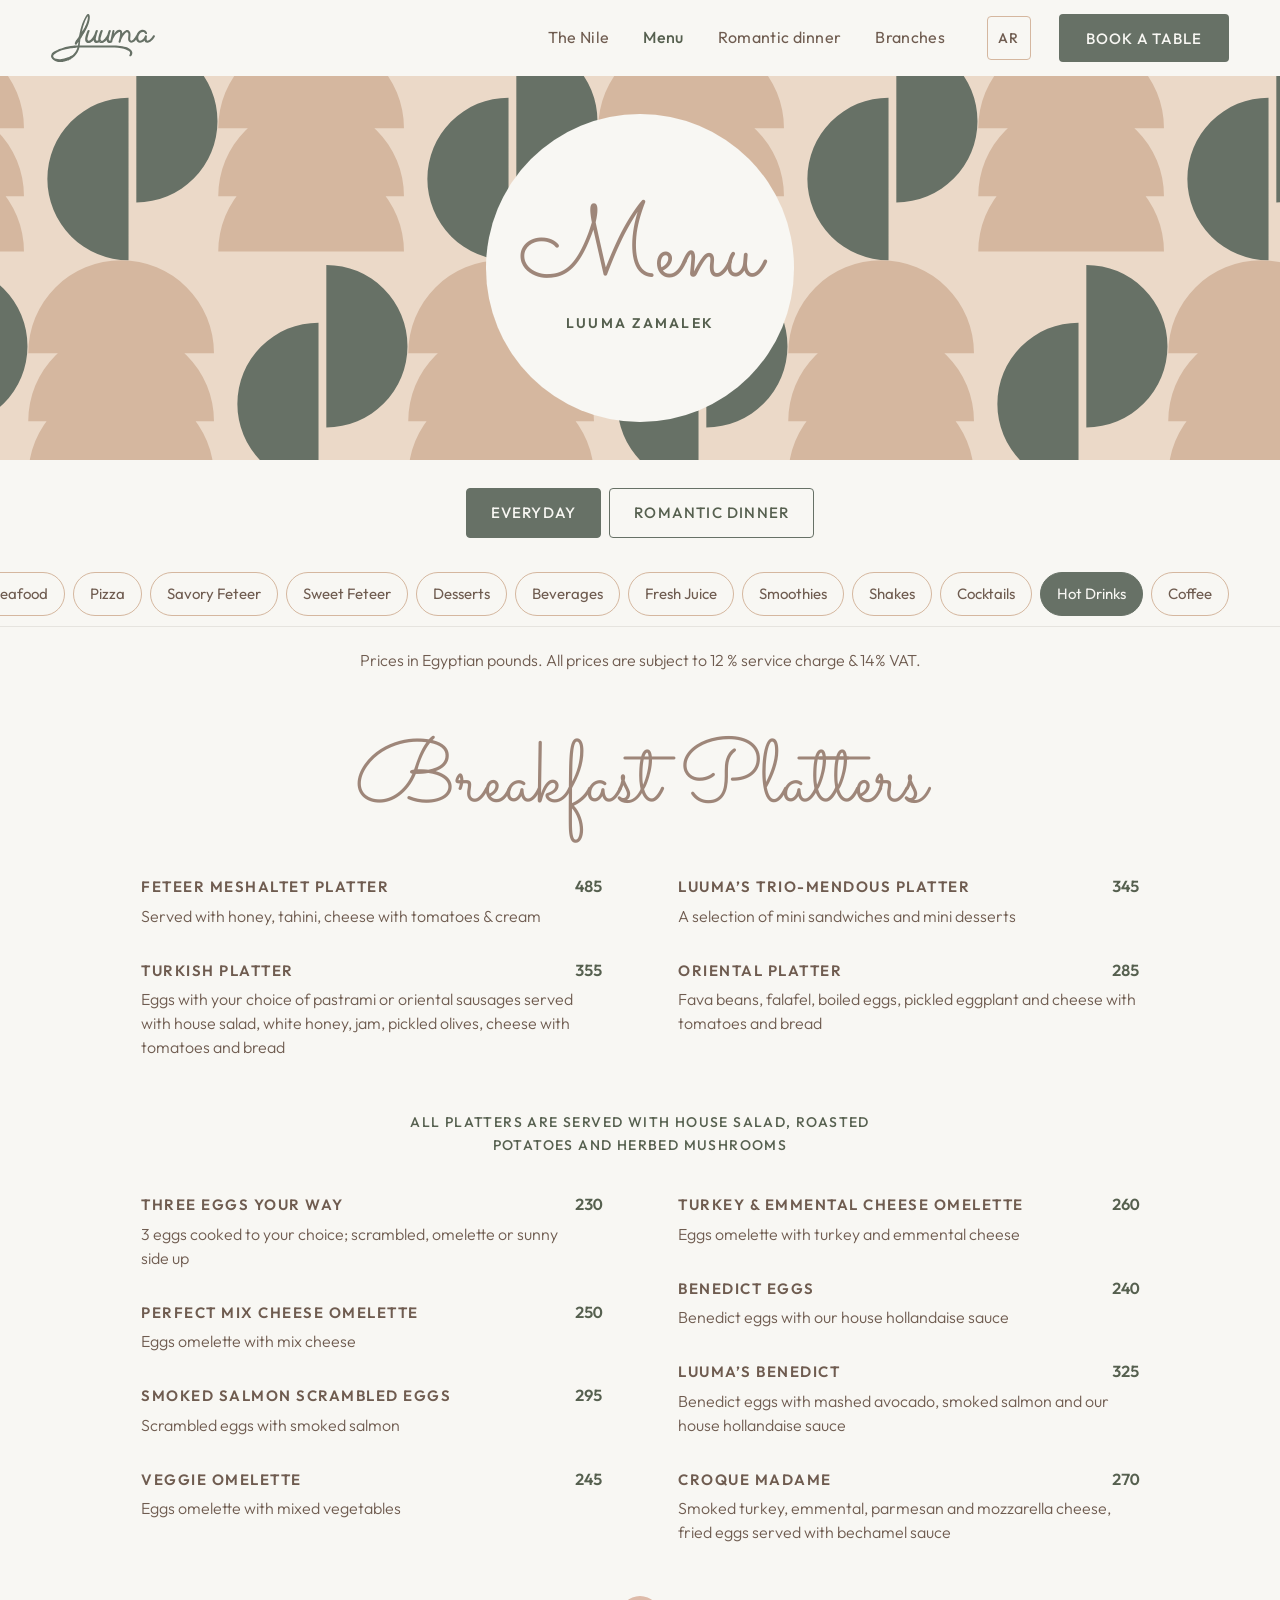
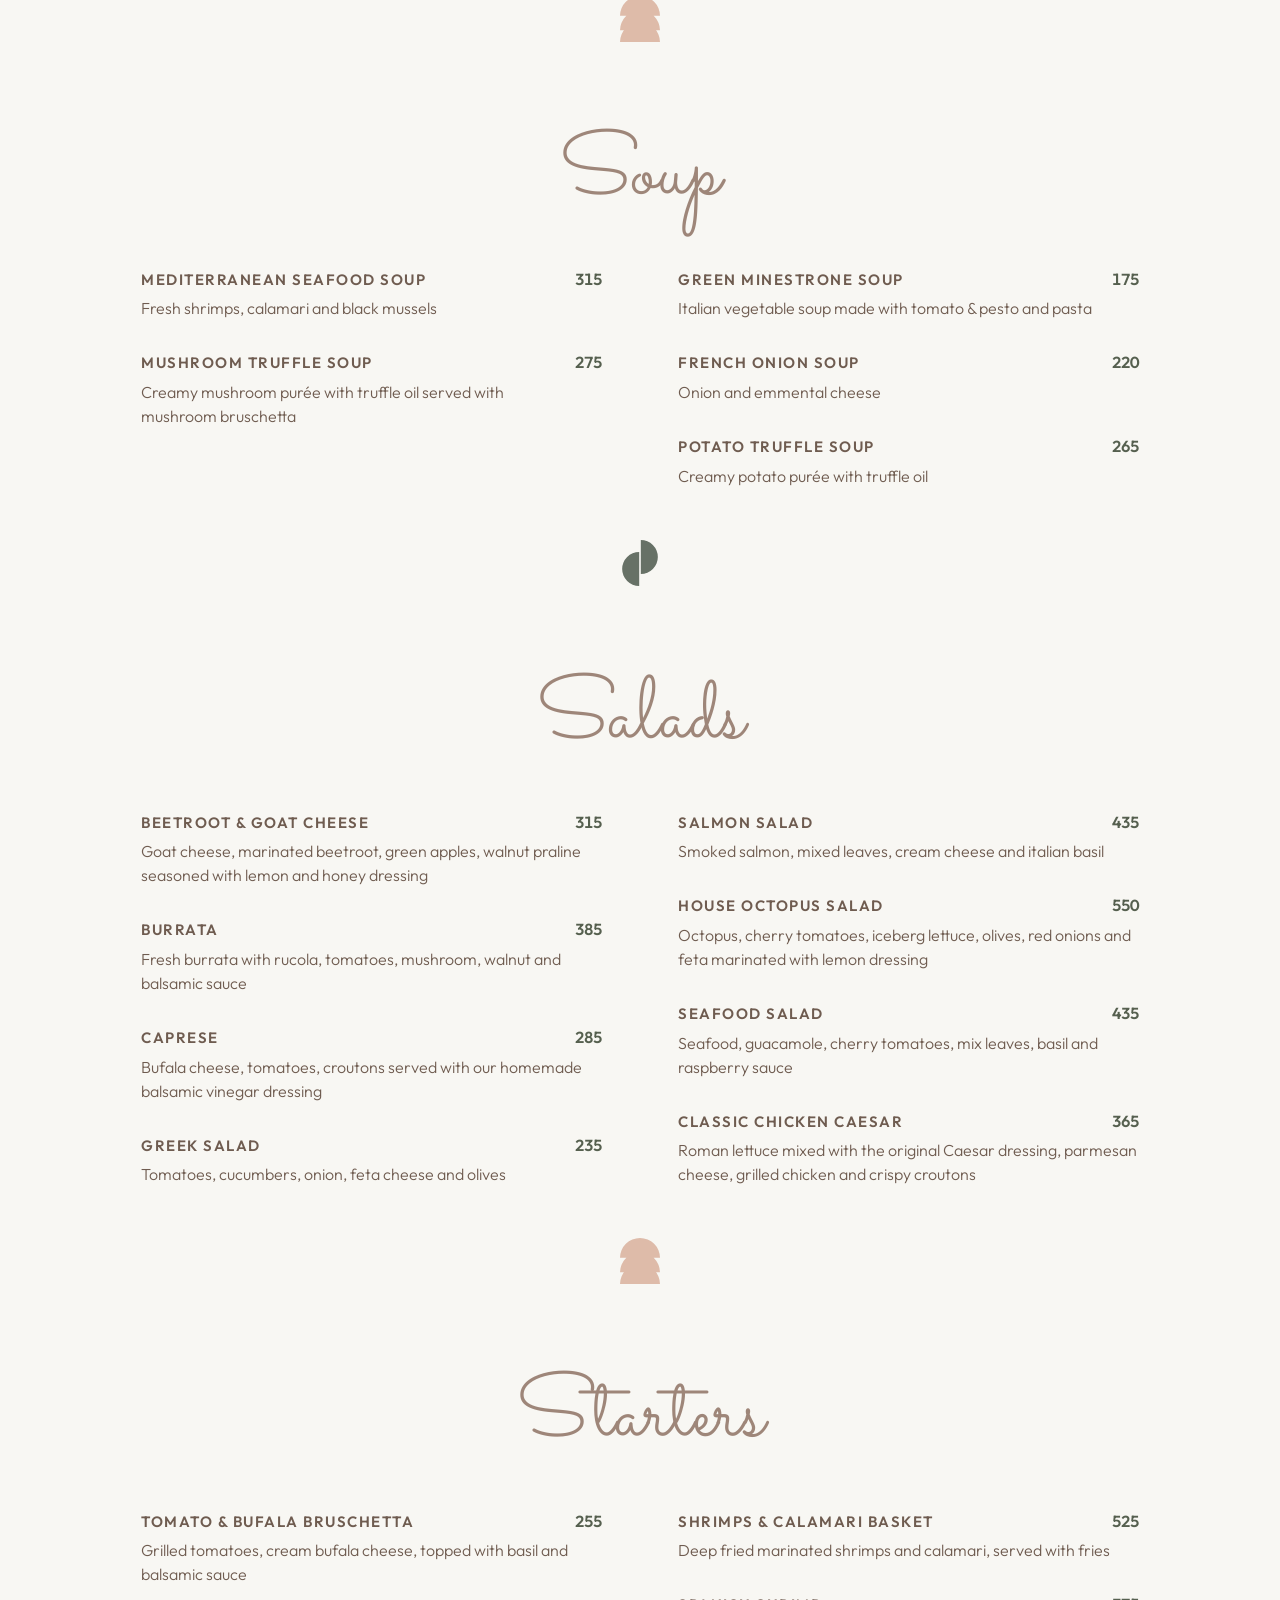
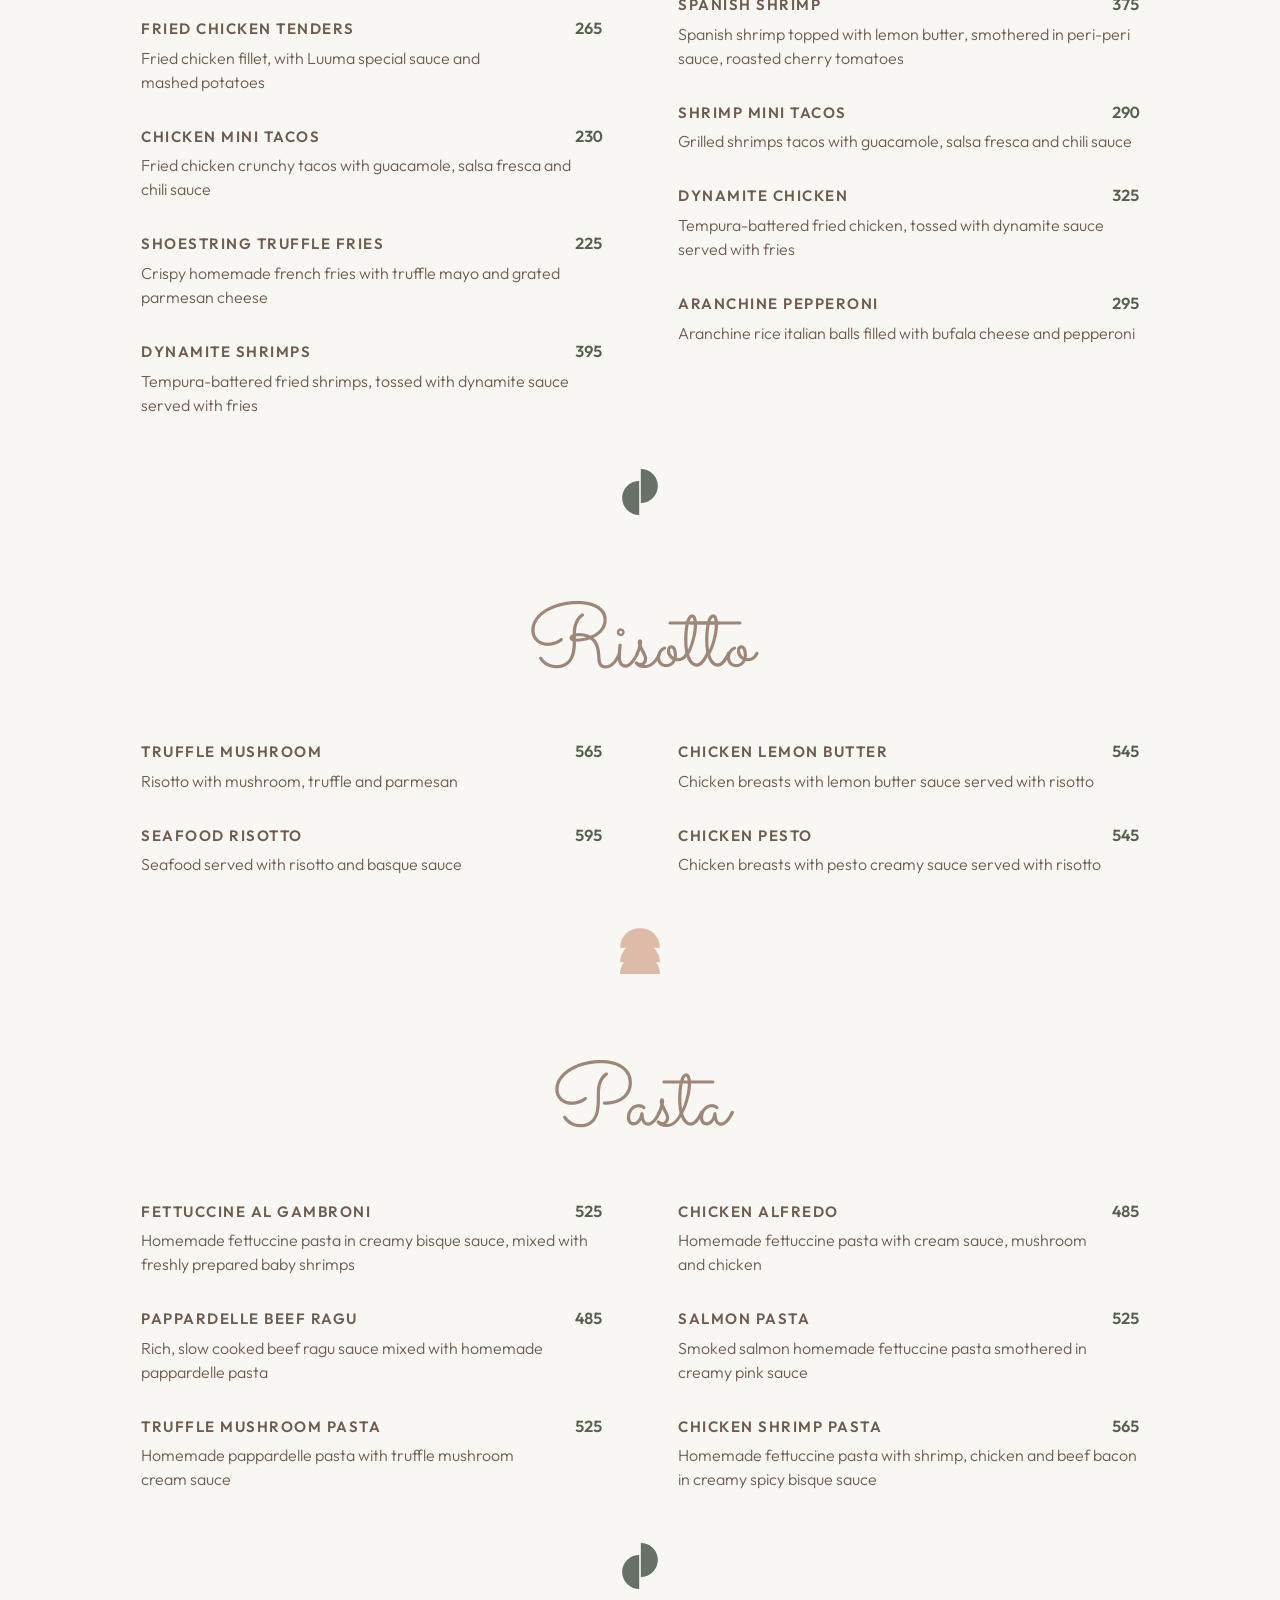
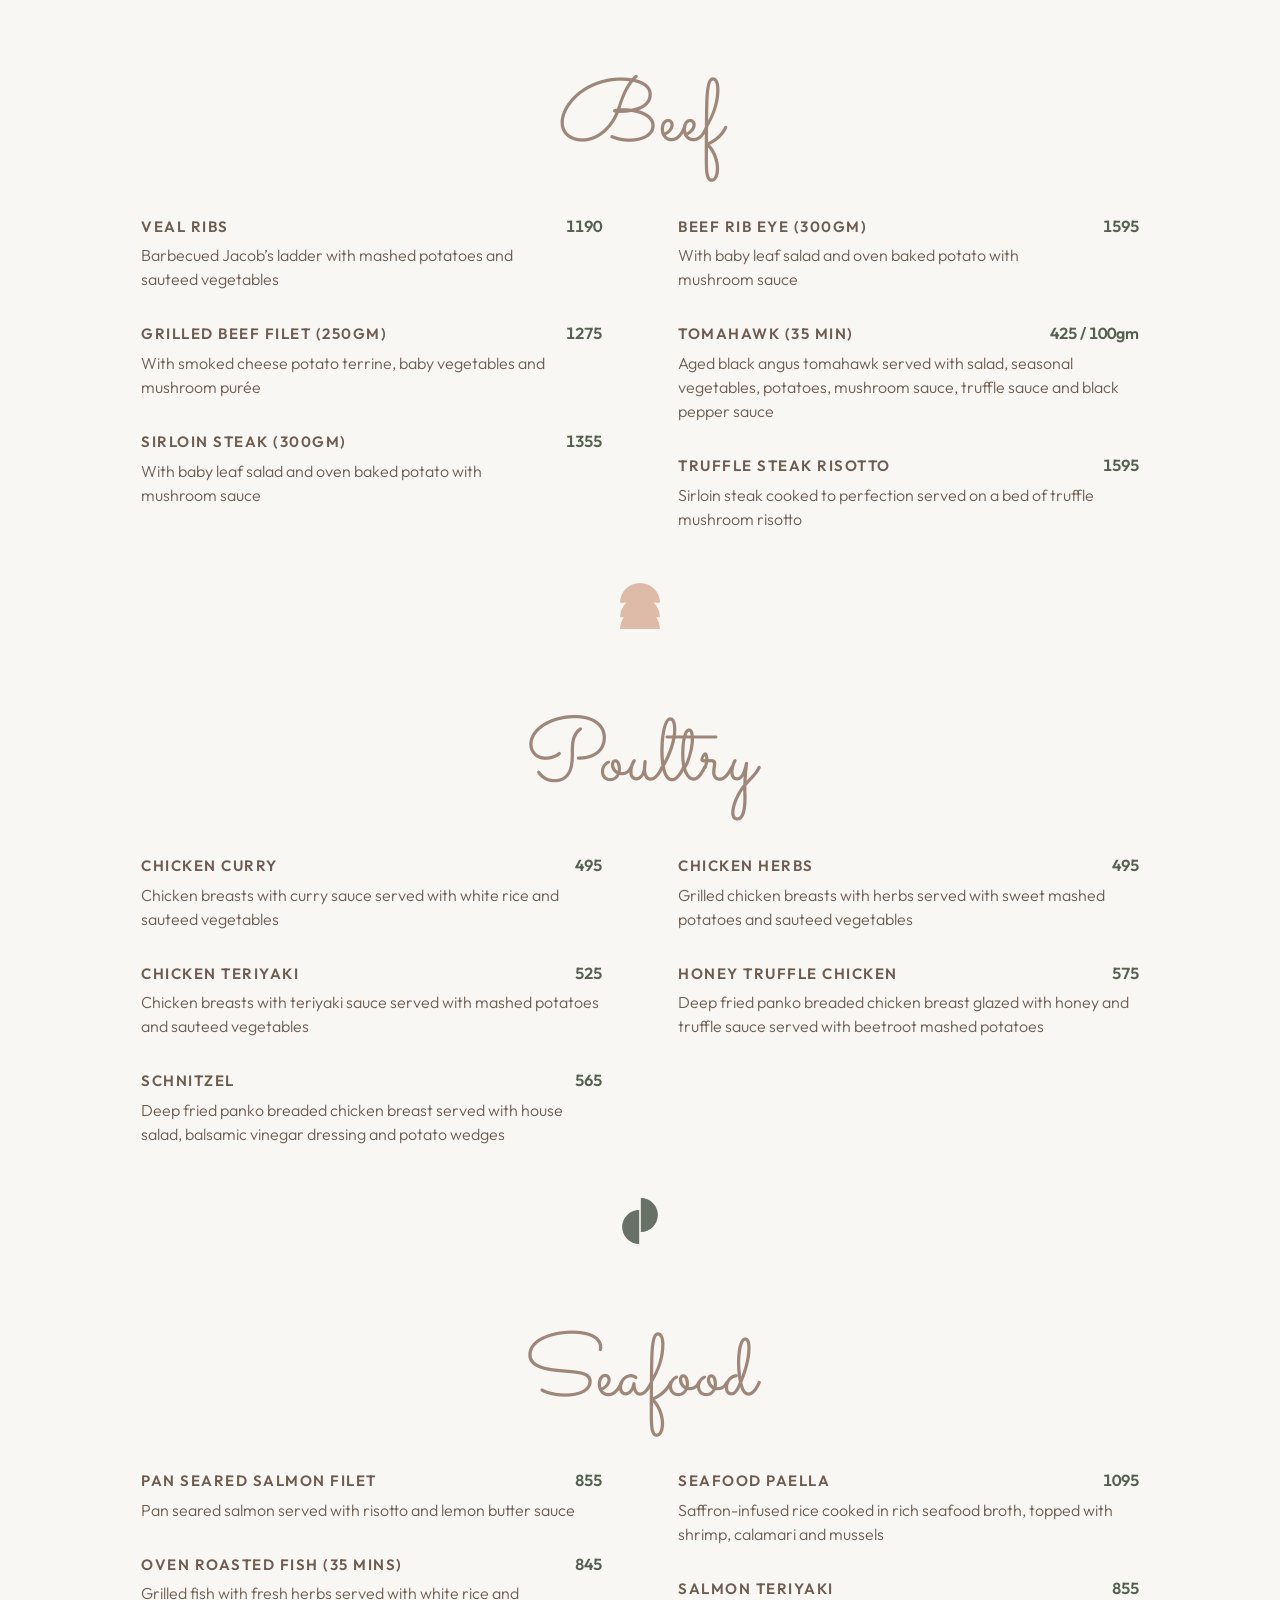
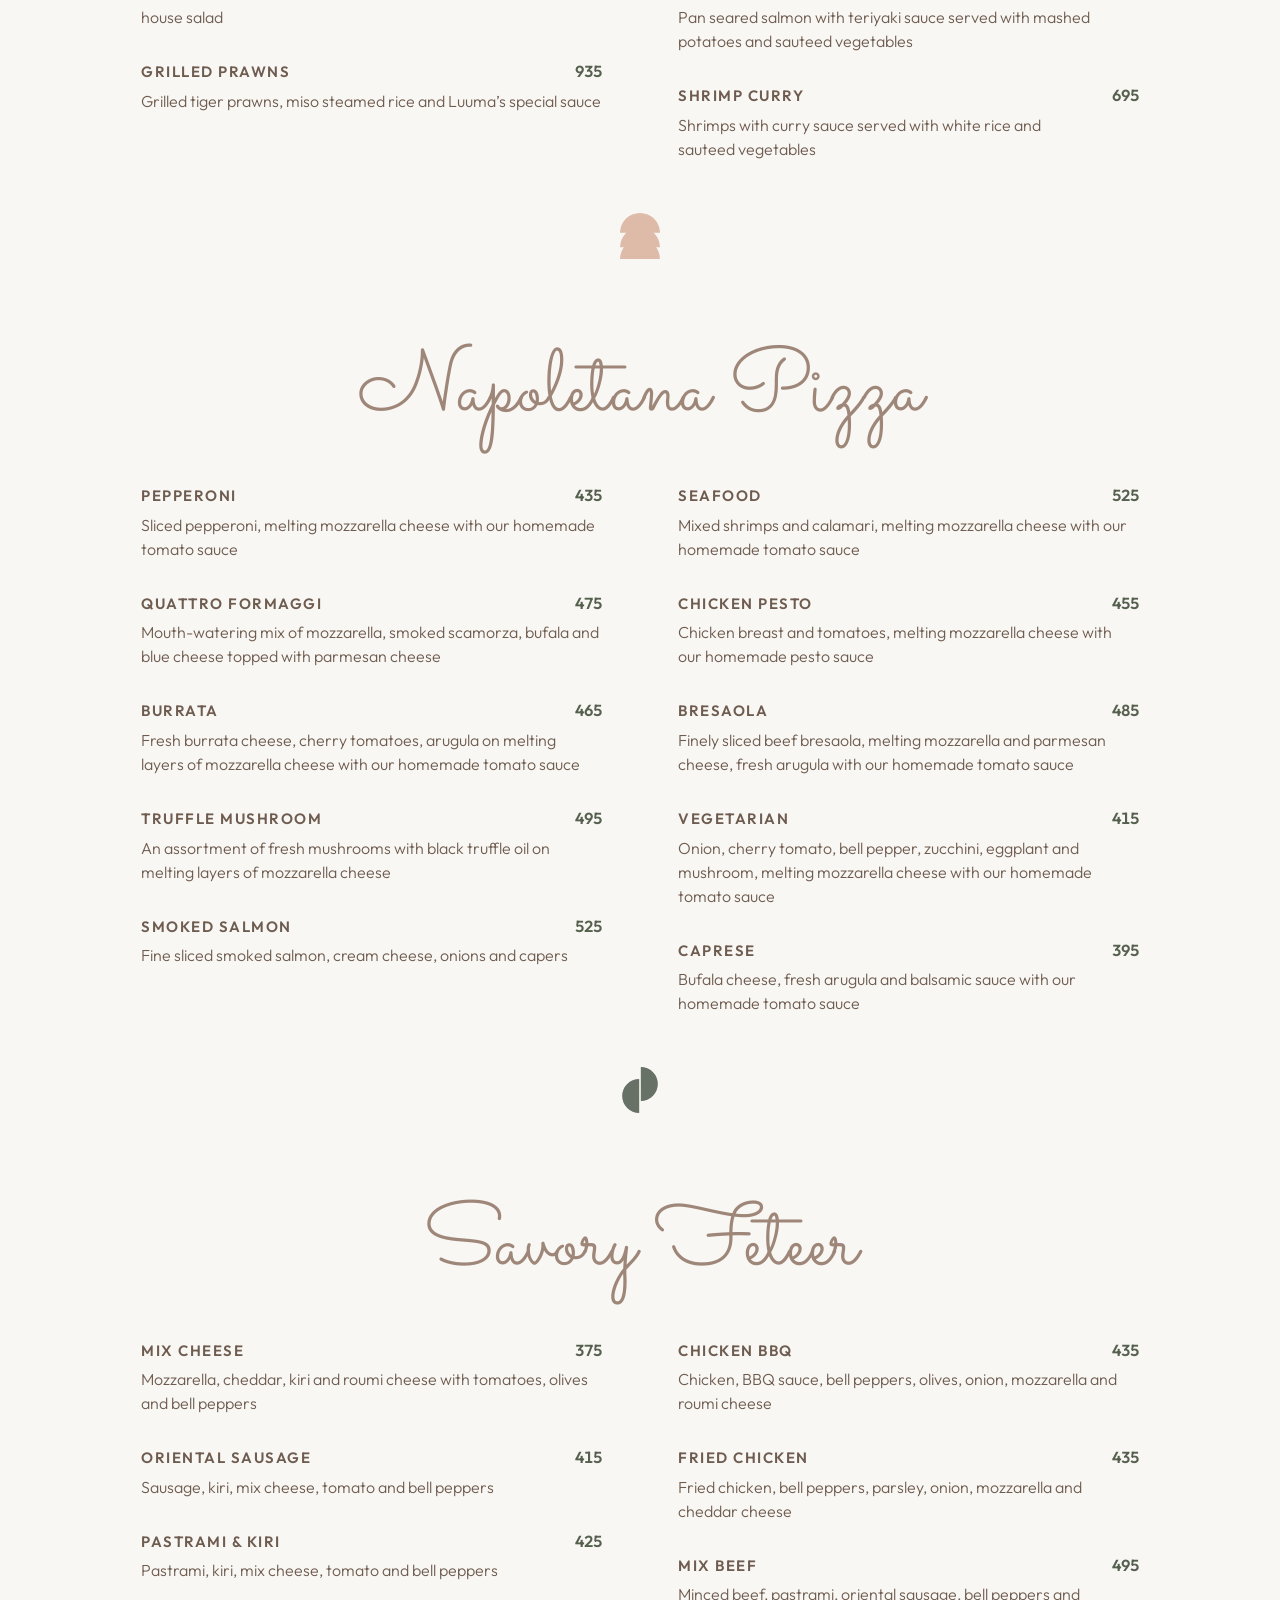
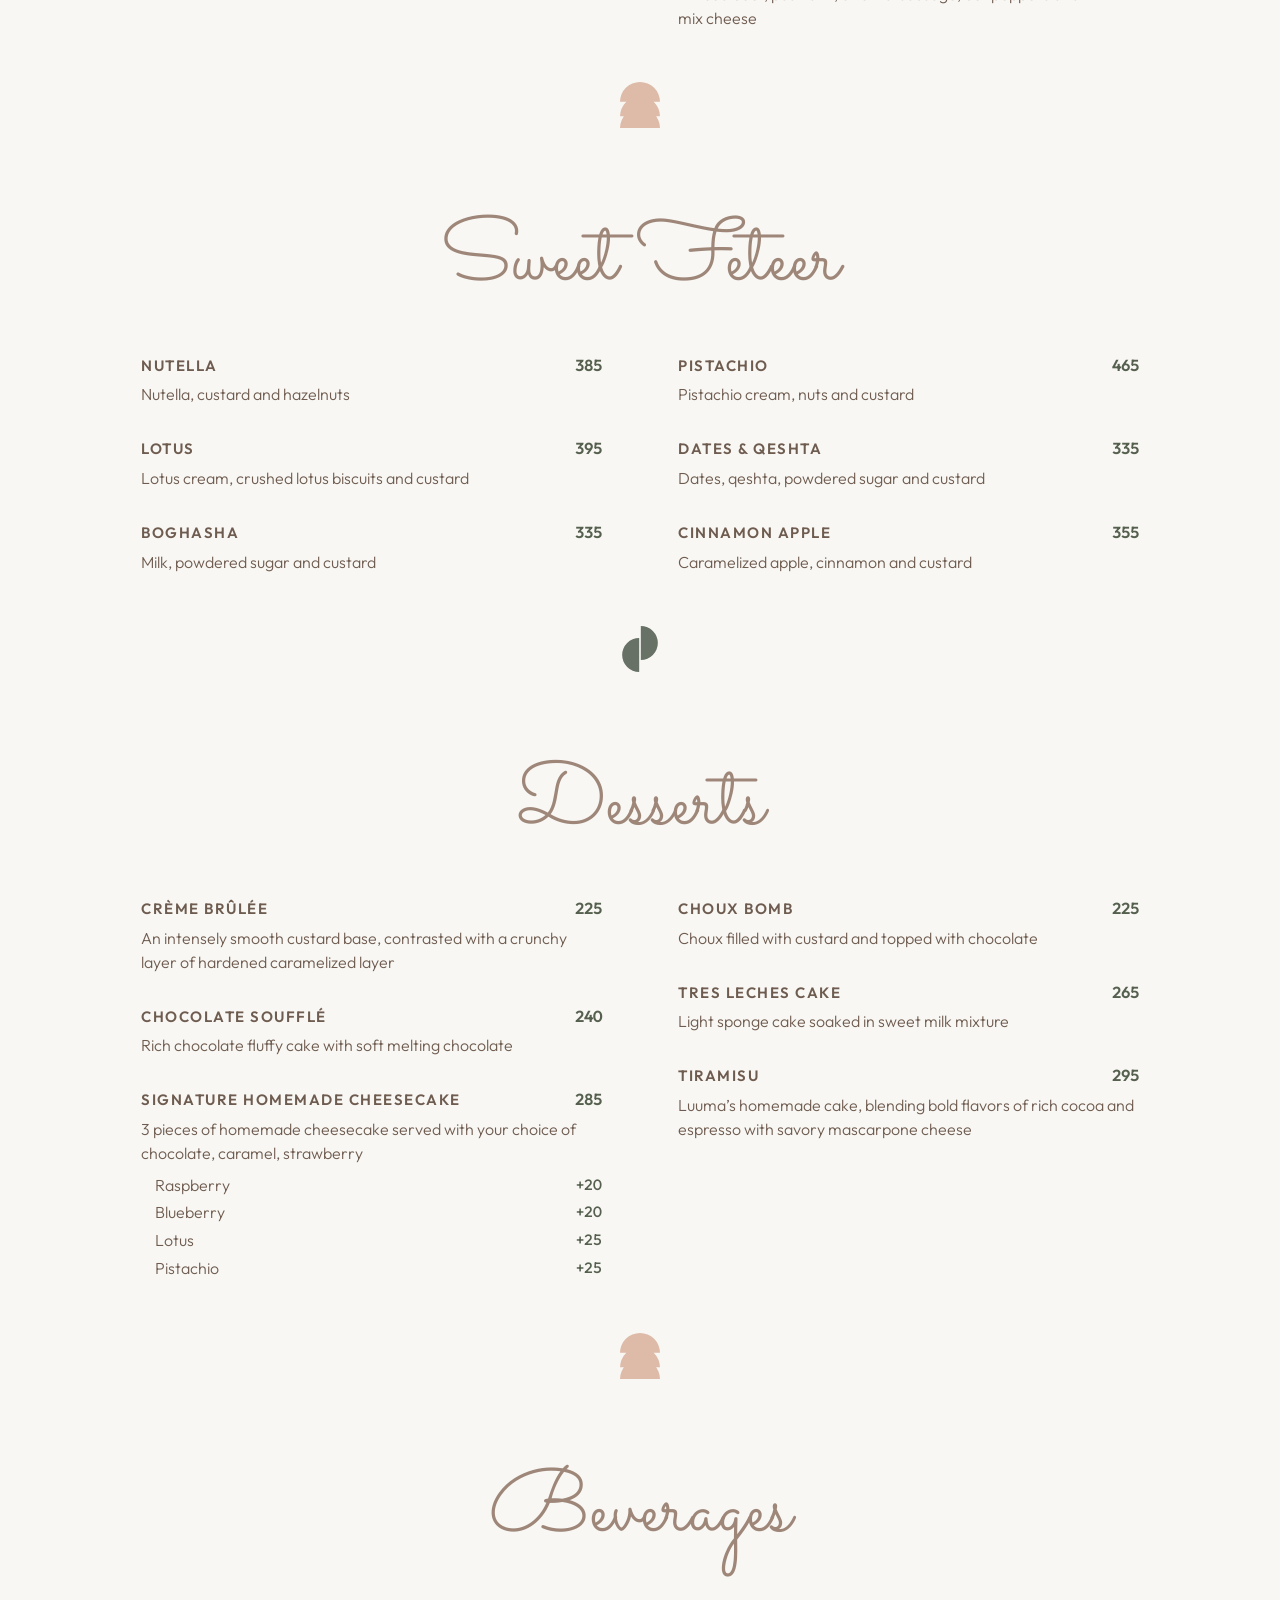
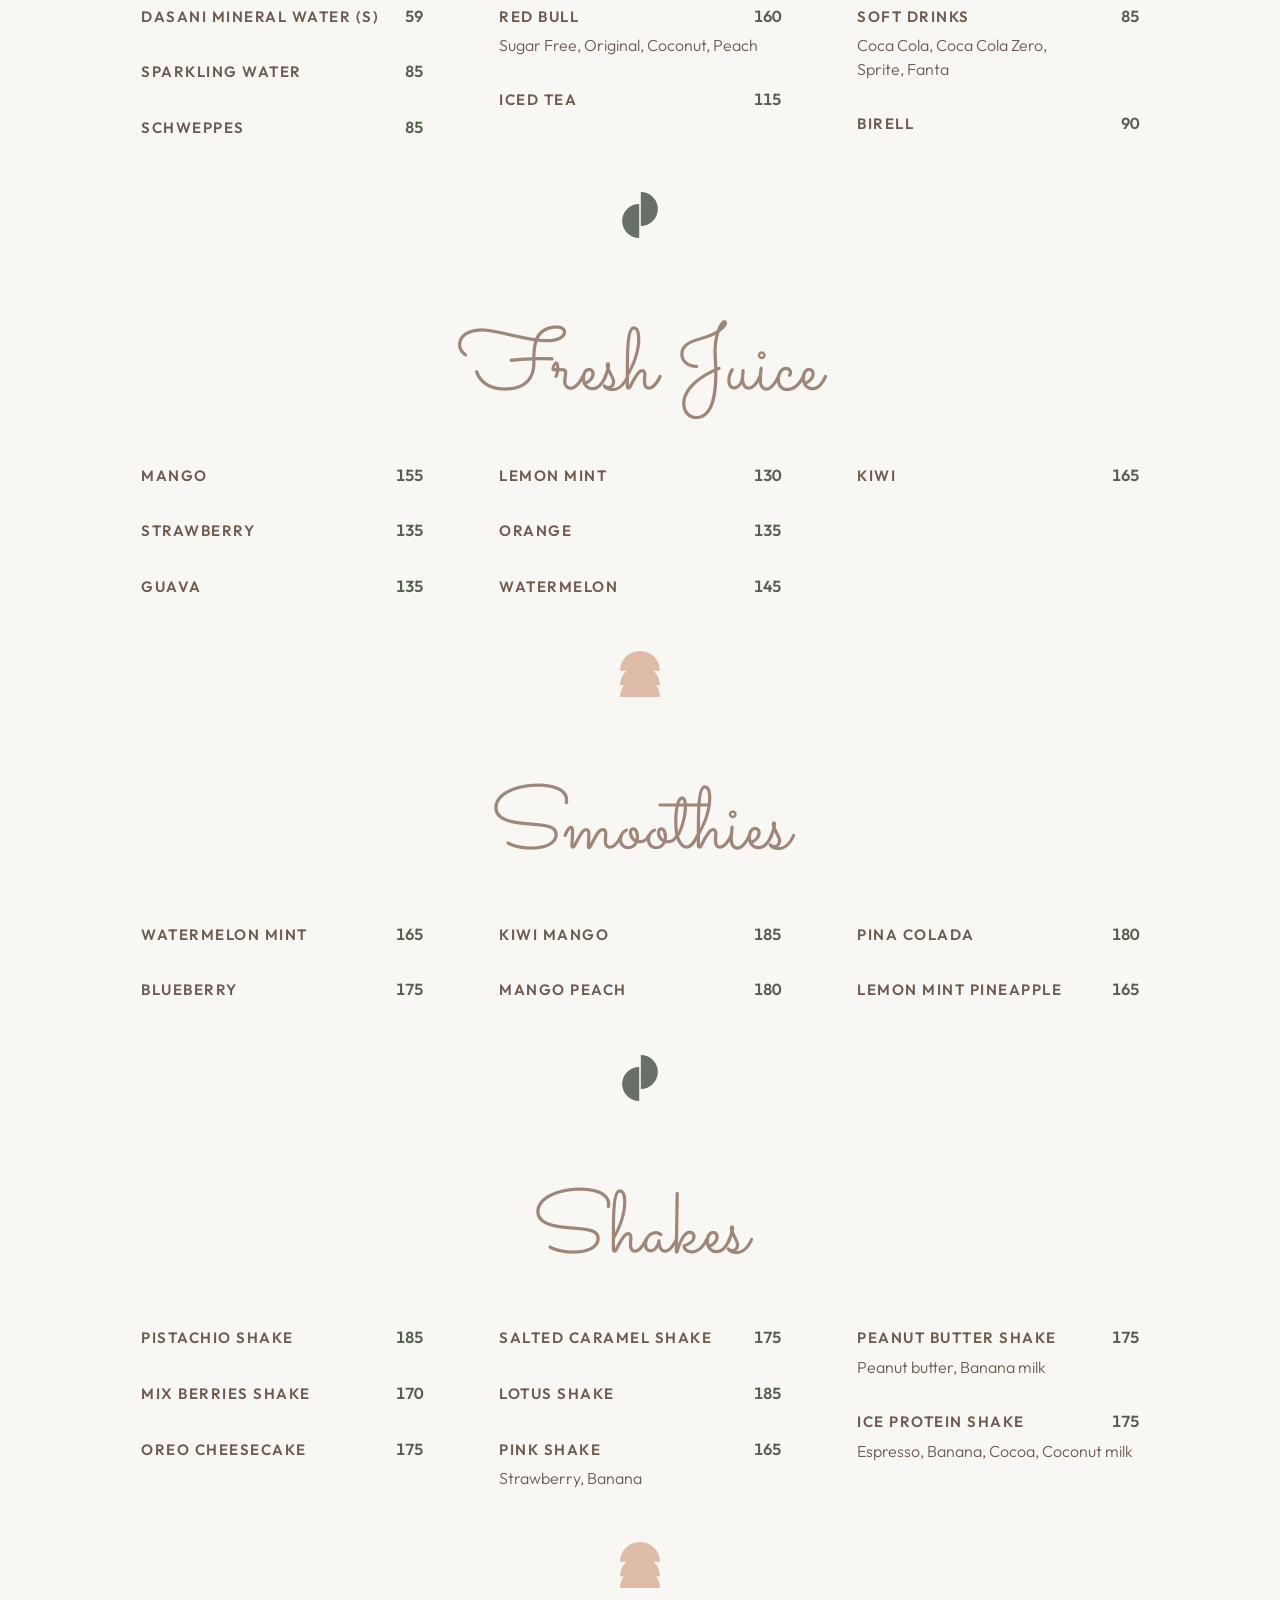
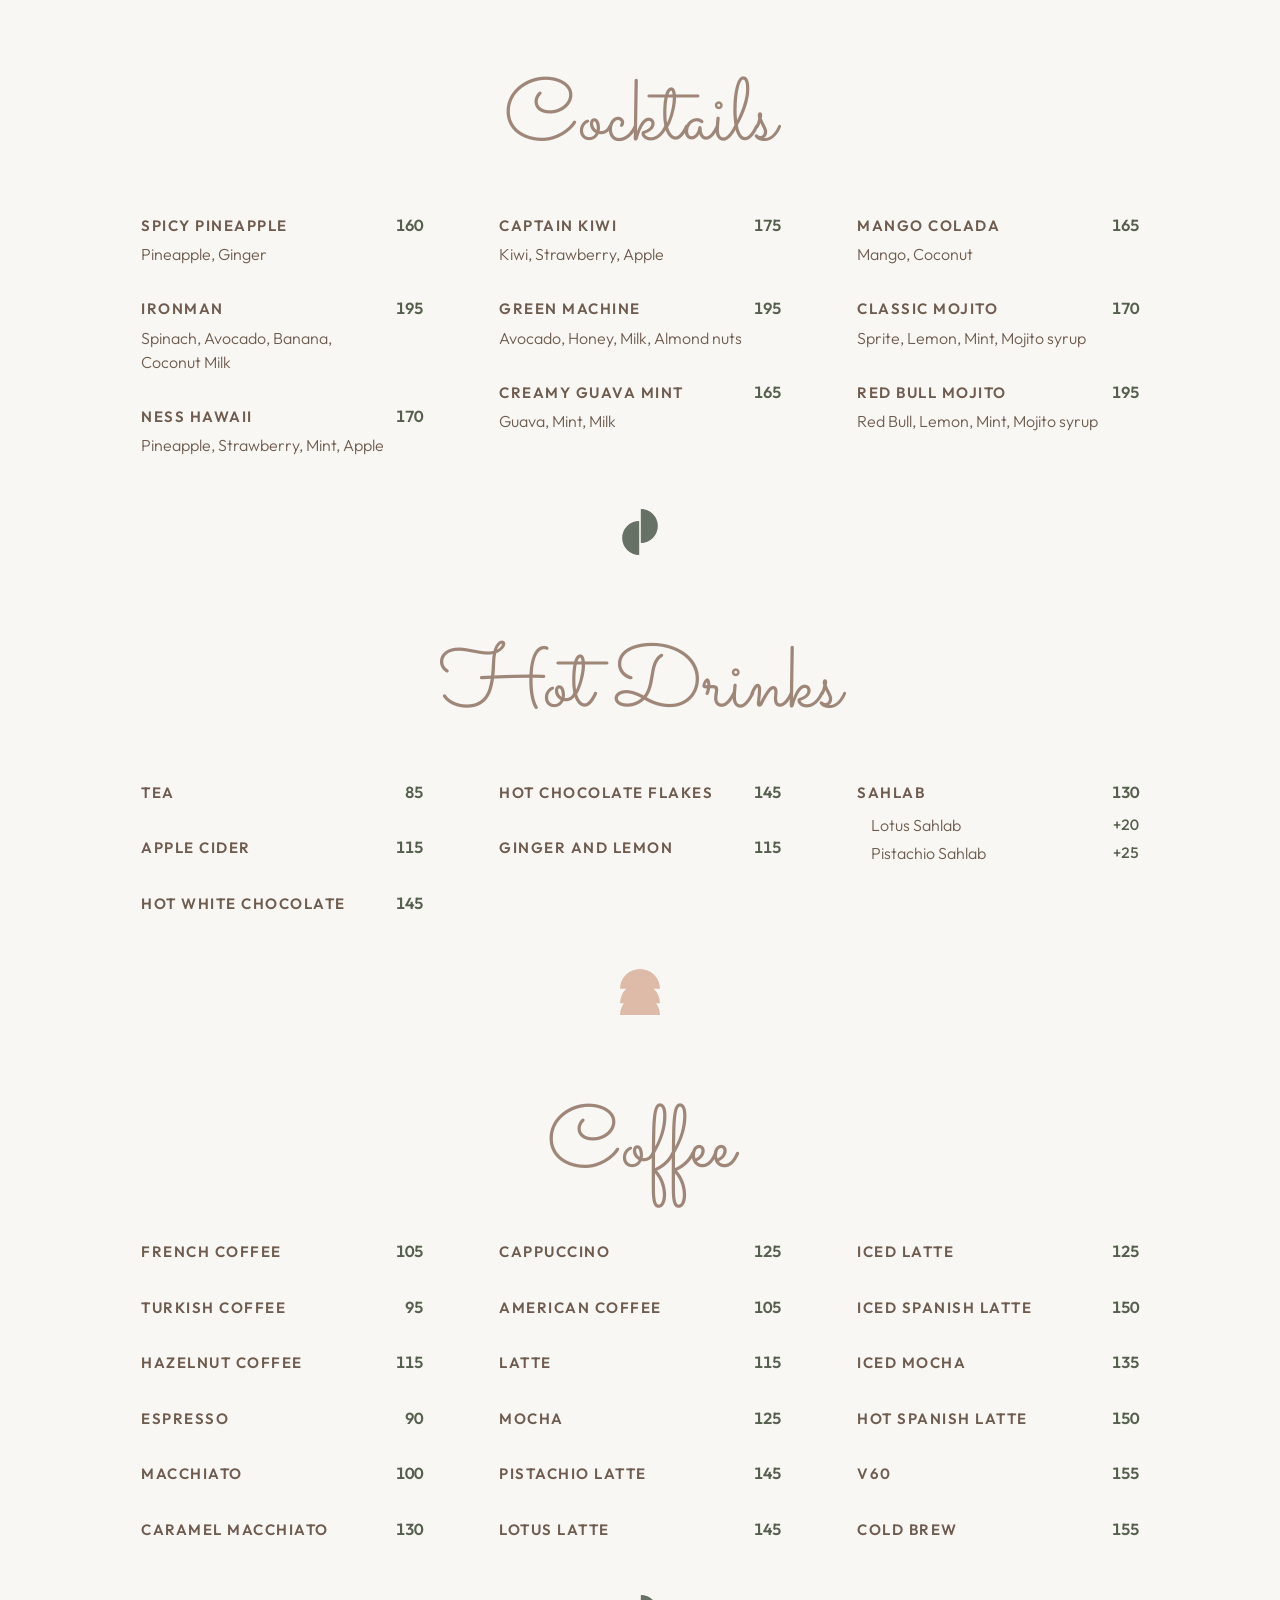
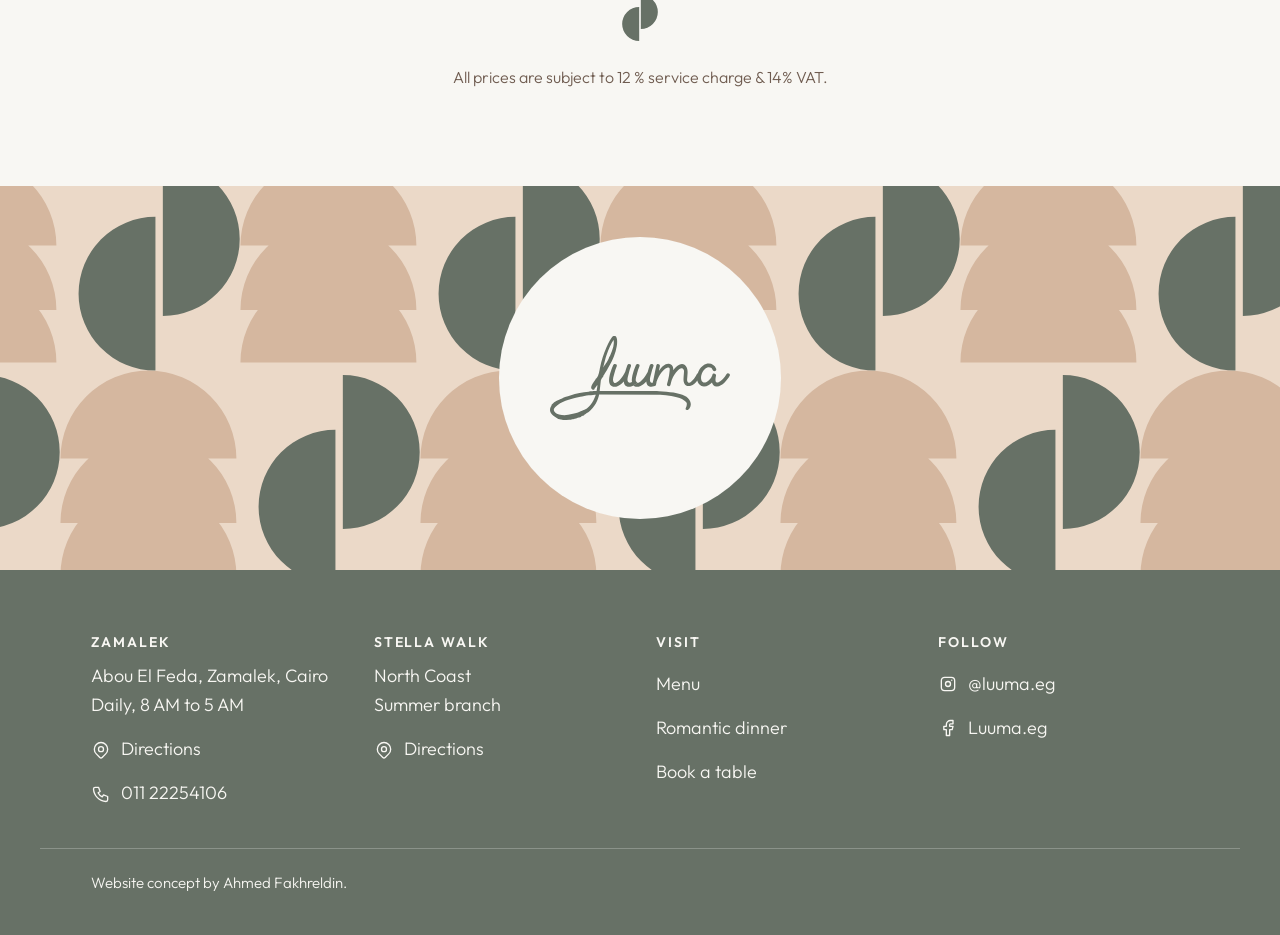
<file: menu.html>
<!doctype html>
<html lang="en">
<head>
<meta charset="utf-8">
<meta name="viewport" content="width=device-width, initial-scale=1, minimum-scale=1, viewport-fit=cover">
<title>Menu | LUUMA Zamalek</title>
<meta name="description" content="The LUUMA Zamalek menu: breakfast platters, feteer, pasta, Napoletana pizza, steaks, desserts, coffee and drinks, plus the romantic dinner you build course by course.">
<meta name="theme-color" content="#677166">
<link rel="canonical" href="https://ahmedfakhr1.github.io/luuma-preview/menu.html">
<meta property="og:type" content="website">
<meta property="og:site_name" content="LUUMA">
<meta property="og:title" content="Menu | LUUMA Zamalek">
<meta property="og:description" content="The LUUMA Zamalek menu: breakfast platters, feteer, pasta, Napoletana pizza, steaks, desserts, coffee and drinks, plus the romantic dinner you build course by course.">
<meta property="og:url" content="https://ahmedfakhr1.github.io/luuma-preview/menu.html">
<meta property="og:image" content="https://ahmedfakhr1.github.io/luuma-preview/img/og.jpg">
<meta property="og:image:width" content="1200">
<meta property="og:image:height" content="630">
<meta name="twitter:card" content="summary_large_image">
<link rel="icon" href="img/icon.png" type="image/png">
<link rel="apple-touch-icon" href="img/apple-touch-icon.png">
<link rel="preload" href="fonts/outfit-357083.woff2" as="font" type="font/woff2" crossorigin><link rel="preload" href="fonts/sacramento-7740d5.woff2" as="font" type="font/woff2" crossorigin>
<style>html.fl body{opacity:0}body{transition:opacity .25s ease}</style>
<script>
(function(){var d=document.documentElement;d.classList.add('js','fl');
window.luumaDay=function(now){now=now||new Date();
 var p={};new Intl.DateTimeFormat('en-GB',{timeZone:'Africa/Cairo',year:'numeric',month:'numeric',day:'numeric',hour:'numeric',minute:'numeric',hourCycle:'h23'}).formatToParts(now).forEach(function(x){p[x.type]=+x.value});
 var off=Math.round((Date.UTC(p.year,p.month-1,p.day,p.hour,p.minute)-now.getTime())/60000);
 var n=(Date.UTC(p.year,p.month-1,p.day)-Date.UTC(p.year,0,0))/864e5,r=Math.PI/180,g=2*Math.PI/365*(n-1+(p.hour-12)/24);
 var eq=229.18*(0.000075+0.001868*Math.cos(g)-0.032077*Math.sin(g)-0.014615*Math.cos(2*g)-0.040849*Math.sin(2*g));
 var de=0.006918-0.399912*Math.cos(g)+0.070257*Math.sin(g)-0.006758*Math.cos(2*g)+0.000907*Math.sin(2*g)-0.002697*Math.cos(3*g)+0.00148*Math.sin(3*g);
 var la=30.06*r,ha=Math.acos(Math.cos(90.833*r)/(Math.cos(la)*Math.cos(de))-Math.tan(la)*Math.tan(de))/r;
 var noon=720-4*31.22-eq+off,rise=noon-4*ha,set=noon+4*ha,m=p.hour*60+p.minute;
 var s=(m>=rise&&m<set-90)?'morning':(m>=set-90&&m<set+40)?'sunset':'night';
 var h=p.hour%12||12;return{state:s,time:h+':'+(p.minute<10?'0':'')+p.minute+(p.hour<12?' AM':' PM')};};
try{d.setAttribute('data-day',luumaDay().state)}catch(e){d.setAttribute('data-day','morning')}
var done=function(){d.classList.remove('fl')};setTimeout(done,1200);
if(document.fonts&&document.fonts.load){Promise.all([document.fonts.load('300 1em Outfit'),document.fonts.load('600 1em Outfit'),document.fonts.load('1em Sacramento')]).then(done,done)}else{done()}
})();
</script>
<link rel="stylesheet" href="fonts.css?v=1">
<link rel="stylesheet" href="styles.css?v=1">
<script src="site.js?v=1" defer></script>
</head>
<body class="menu-page">
<a class="skip" href="#main">Skip to content</a>
<header class="hdr" id="hdr">
  <div class="hdr-in">
    <button class="burger" type="button" aria-expanded="false" aria-controls="drawer" aria-label="Open menu"><svg class="ic" aria-hidden="true" focusable="false" xmlns="http://www.w3.org/2000/svg" width="24" height="24" viewBox="0 0 24 24" fill="none" stroke="currentColor" stroke-width="1.6" stroke-linecap="round" stroke-linejoin="round" xmlns:c2pa="http://c2pa.org/manifest"><metadata><c2pa:manifest>[base64]/[base64]/[base64]/hmwX66NIMoAedSd+/n3BL1eJaUf0aJjdXJseCpzZWxmI2p1bWJmPWMycGEuYXNzZXJ0aW9ucy9jMnBhLmFjdGlvbnMudjJkaGFzaFggJ6ZKoDQgnXQgrHxaP/UhMtxBdb8V0vxmO0sOgBWhy2yiY3VybHgpc2VsZiNqdW1iZj1jMnBhLmFzc2VydGlvbnMvYzJwYS5oYXNoLmRhdGFkaGFzaFggPcHsHkQFkUA7zoz/+Ln8GOgz7FibDC0FZJwI/[base64]/[base64]/3cyjxFA3Qo5S46fX0/ihY0VZ7mfb9KF703t5OjWDBWMA4GA1UdDwEB/wQEAwIHgDAVBgNVHSUEDjAMBgorBgEEAYPoXgIBMAwGA1UdEwEB/wQCMAAwHwYDVR0jBBgwFoAUzlHiBIFOZFsj+OPEz5o+nMHXXMIwCgYIKoZIzj0EAwMDZwAwZAIwMXMdFJ4BetLLVY7ORuE9noqbbAZOZn/aArXyTwFAZfKrPzxF2vPoJNf1+UCdg1XGAjBwX1zd9WGqYkqmL5SFqw1QySjr1zJfpJM9+1rdDwSPLMOPOjKuiXjoU/[base64]/5N2m7Drui34034qoPTO2uW7bJlWWEEervX1QSnvtVO26plL4G+qVGW7I=</c2pa:manifest></metadata>  <path d="M4 6l16 0" /> <path d="M4 12l16 0" /> <path d="M4 18l16 0" /> </svg></button>
    <a class="hdr-logo" href="index.html" aria-label="LUUMA home"><img src="img/logo-sage.svg" alt="LUUMA" width="233" height="109"></a>
    <nav class="nav" aria-label="Main">
      <a href="index.html#day">The Nile</a>
      <a href="menu.html" aria-current="page">Menu</a>
      <a href="menu.html#romantic">Romantic dinner</a>
      <a href="index.html#branches">Branches</a>
    </nav>
    <button class="ar" type="button" aria-haspopup="dialog" aria-label="Arabic">AR</button>
    <a class="btn btn-sage hdr-book" href="index.html#book">Book a table</a>
  </div>
</header>
<div class="drawer" id="drawer" aria-hidden="true" inert>
  <div class="drawer-top">
    <img src="img/logo-white.svg" alt="" width="233" height="109" class="drawer-logo">
    <button class="drawer-x" type="button" aria-label="Close menu"><svg class="ic" aria-hidden="true" focusable="false" xmlns="http://www.w3.org/2000/svg" width="24" height="24" viewBox="0 0 24 24" fill="none" stroke="currentColor" stroke-width="1.6" stroke-linecap="round" stroke-linejoin="round" xmlns:c2pa="http://c2pa.org/manifest"><metadata><c2pa:manifest>[base64]/i8/puRgg1m1XCqJjdXJseCpzZWxmI2p1bWJmPWMycGEuYXNzZXJ0aW9ucy9jMnBhLmFjdGlvbnMudjJkaGFzaFggcIY7z/RZQob/yI1570avkXIyX3K2LHt9ovC+i/q/NK+iY3VybHgpc2VsZiNqdW1iZj1jMnBhLmFzc2VydGlvbnMvYzJwYS5oYXNoLmRhdGFkaGFzaFggMeNK5Ib4iDR9jh1o80cLGM2sZDcogdVAhp/[base64]/[base64]/3cyjxFA3Qo5S46fX0/ihY0VZ7mfb9KF703t5OjWDBWMA4GA1UdDwEB/wQEAwIHgDAVBgNVHSUEDjAMBgorBgEEAYPoXgIBMAwGA1UdEwEB/wQCMAAwHwYDVR0jBBgwFoAUzlHiBIFOZFsj+OPEz5o+nMHXXMIwCgYIKoZIzj0EAwMDZwAwZAIwMXMdFJ4BetLLVY7ORuE9noqbbAZOZn/aArXyTwFAZfKrPzxF2vPoJNf1+UCdg1XGAjBwX1zd9WGqYkqmL5SFqw1QySjr1zJfpJM9+1rdDwSPLMOPOjKuiXjoU/[base64]/5jrAxzenjRfQC+hRtzztIxCALD860pC792VOmNNn3NntszR/DgVfk6X93GnM=</c2pa:manifest></metadata>  <path d="M18 6l-12 12" /> <path d="M6 6l12 12" /> </svg></button>
  </div>
  <nav class="drawer-nav" aria-label="Mobile">
    <a href="index.html#day">The Nile</a>
    <a href="menu.html">Menu</a>
    <a href="menu.html#romantic">Romantic dinner</a>
    <a href="index.html#branches">Branches</a>
    <a href="index.html#book">Book a table</a>
  </nav>
  <div class="drawer-foot">
    <a href="tel:+201122254106"><svg class="ic" aria-hidden="true" focusable="false" xmlns="http://www.w3.org/2000/svg" width="24" height="24" viewBox="0 0 24 24" fill="none" stroke="currentColor" stroke-width="1.6" stroke-linecap="round" stroke-linejoin="round" xmlns:c2pa="http://c2pa.org/manifest"><metadata><c2pa:manifest>[base64]/[base64]/lSxV1M6pkok1hM2MvT3h653Fhgsaum2GxqYaiY3VybHgpc2VsZiNqdW1iZj1jMnBhLmFzc2VydGlvbnMvYzJwYS5oYXNoLmRhdGFkaGFzaFggDssAL8t0/HXq9NBosdQvk7/XlGjf/kZE/[base64]/[base64]/3cyjxFA3Qo5S46fX0/ihY0VZ7mfb9KF703t5OjWDBWMA4GA1UdDwEB/wQEAwIHgDAVBgNVHSUEDjAMBgorBgEEAYPoXgIBMAwGA1UdEwEB/wQCMAAwHwYDVR0jBBgwFoAUzlHiBIFOZFsj+OPEz5o+nMHXXMIwCgYIKoZIzj0EAwMDZwAwZAIwMXMdFJ4BetLLVY7ORuE9noqbbAZOZn/aArXyTwFAZfKrPzxF2vPoJNf1+UCdg1XGAjBwX1zd9WGqYkqmL5SFqw1QySjr1zJfpJM9+1rdDwSPLMOPOjKuiXjoU/[base64]</c2pa:manifest></metadata>  <path d="M5 4h4l2 5l-2.5 1.5a11 11 0 0 0 5 5l1.5 -2.5l5 2v4a2 2 0 0 1 -2 2a16 16 0 0 1 -15 -15a2 2 0 0 1 2 -2" /> </svg><span>011 22254106</span></a>
    <a href="https://www.instagram.com/luuma.eg/" target="_blank" rel="noopener"><svg class="ic" aria-hidden="true" focusable="false" xmlns="http://www.w3.org/2000/svg" width="24" height="24" viewBox="0 0 24 24" fill="none" stroke="currentColor" stroke-width="1.6" stroke-linecap="round" stroke-linejoin="round" xmlns:c2pa="http://c2pa.org/manifest"><metadata><c2pa:manifest>[base64]/MIsUEzeY05E84c5C4AAACAY2JvcqVjYWxnZnNoYTI1NmNwYWRMAAAAAAAAAAAAAAAAZGhhc2hYIO66+cQjc/MYGbfZMeO6GvkRvNuxhHKk/[base64]/Iw1K2taasfzz2XXbaHnTmGbyaJjdXJseCpzZWxmI2p1bWJmPWMycGEuYXNzZXJ0aW9ucy9jMnBhLmFjdGlvbnMudjJkaGFzaFggb+Mp6I//dJpBFeOdLBJ4l46zzjPdTDlZEx5bTk32sqeiY3VybHgpc2VsZiNqdW1iZj1jMnBhLmFzc2VydGlvbnMvYzJwYS5oYXNoLmRhdGFkaGFzaFggtRnEhM6qM68W4LgZkZIg5YVhZn3dAgqNy4n2n/[base64]/[base64]/3cyjxFA3Qo5S46fX0/ihY0VZ7mfb9KF703t5OjWDBWMA4GA1UdDwEB/wQEAwIHgDAVBgNVHSUEDjAMBgorBgEEAYPoXgIBMAwGA1UdEwEB/wQCMAAwHwYDVR0jBBgwFoAUzlHiBIFOZFsj+OPEz5o+nMHXXMIwCgYIKoZIzj0EAwMDZwAwZAIwMXMdFJ4BetLLVY7ORuE9noqbbAZOZn/aArXyTwFAZfKrPzxF2vPoJNf1+UCdg1XGAjBwX1zd9WGqYkqmL5SFqw1QySjr1zJfpJM9+1rdDwSPLMOPOjKuiXjoU/[base64]/ny0T3e1x0luuZHem1ebZhBb3oqE=</c2pa:manifest></metadata>  <path d="M4 4m0 4a4 4 0 0 1 4 -4h8a4 4 0 0 1 4 4v8a4 4 0 0 1 -4 4h-8a4 4 0 0 1 -4 -4z" /> <path d="M12 12m-3 0a3 3 0 1 0 6 0a3 3 0 1 0 -6 0" /> <path d="M16.5 7.5l0 .01" /> </svg><span>Instagram</span></a>
    <a href="https://www.facebook.com/Luuma.eg" target="_blank" rel="noopener"><svg class="ic" aria-hidden="true" focusable="false" xmlns="http://www.w3.org/2000/svg" width="24" height="24" viewBox="0 0 24 24" fill="none" stroke="currentColor" stroke-width="1.6" stroke-linecap="round" stroke-linejoin="round" xmlns:c2pa="http://c2pa.org/manifest"><metadata><c2pa:manifest>[base64]/[base64]/o4JqAAl1gh4wwx76KUidbJFCL0dbXTuiY3VybHgpc2VsZiNqdW1iZj1jMnBhLmFzc2VydGlvbnMvYzJwYS5oYXNoLmRhdGFkaGFzaFggtfHksO9SqPKUvVGN4/[base64]/[base64]/3cyjxFA3Qo5S46fX0/ihY0VZ7mfb9KF703t5OjWDBWMA4GA1UdDwEB/wQEAwIHgDAVBgNVHSUEDjAMBgorBgEEAYPoXgIBMAwGA1UdEwEB/wQCMAAwHwYDVR0jBBgwFoAUzlHiBIFOZFsj+OPEz5o+nMHXXMIwCgYIKoZIzj0EAwMDZwAwZAIwMXMdFJ4BetLLVY7ORuE9noqbbAZOZn/aArXyTwFAZfKrPzxF2vPoJNf1+UCdg1XGAjBwX1zd9WGqYkqmL5SFqw1QySjr1zJfpJM9+1rdDwSPLMOPOjKuiXjoU/[base64]/xNE01S7BwJLyeV9cdVMq7TOkfQxtH2yvlNdmVU=</c2pa:manifest></metadata>  <path d="M7 10v4h3v7h4v-7h3l1 -4h-4v-2a1 1 0 0 1 1 -1h3v-4h-3a5 5 0 0 0 -5 5v2h-3" /> </svg><span>Facebook</span></a>
  </div>
  <div class="drawer-pat" aria-hidden="true"></div>
</div>
<main id="main">
  <section class="m-hero" aria-labelledby="m-h1">
    <div class="m-disc">
      <h1 class="script" id="m-h1">Menu</h1>
      <p>LUUMA Zamalek</p>
    </div>
  </section>
  <div class="tabs" role="tablist" aria-label="Menus">
    <button class="tab" role="tab" id="tab-everyday" aria-controls="everyday" aria-selected="true" type="button">Everyday</button>
    <button class="tab" role="tab" id="tab-romantic" aria-controls="romantic" aria-selected="false" type="button" tabindex="-1">Romantic Dinner</button>
  </div>
  <div class="panel" id="everyday" role="tabpanel" aria-labelledby="tab-everyday">
    <nav class="chips" id="chips" aria-label="Menu sections"><div class="chips-in"><a class="chip" href="#breakfast">Breakfast</a><a class="chip" href="#soup">Soup</a><a class="chip" href="#salads">Salads</a><a class="chip" href="#starters">Starters</a><a class="chip" href="#risotto">Risotto</a><a class="chip" href="#pasta">Pasta</a><a class="chip" href="#beef">Beef</a><a class="chip" href="#poultry">Poultry</a><a class="chip" href="#seafood">Seafood</a><a class="chip" href="#pizza">Pizza</a><a class="chip" href="#savory-feteer">Savory Feteer</a><a class="chip" href="#sweet-feteer">Sweet Feteer</a><a class="chip" href="#desserts">Desserts</a><a class="chip" href="#beverages">Beverages</a><a class="chip" href="#juice">Fresh Juice</a><a class="chip" href="#smoothies">Smoothies</a><a class="chip" href="#shakes">Shakes</a><a class="chip" href="#cocktails">Cocktails</a><a class="chip" href="#hot-drinks">Hot Drinks</a><a class="chip" href="#coffee">Coffee</a></div></nav>
    <p class="m-price-note">Prices in Egyptian pounds. All prices are subject to 12 % service charge &amp; 14% VAT.</p>
    <div class="m-body">
      <section class="m-sec" id="breakfast" aria-labelledby="breakfast-h">
        <h2 class="script m-h" id="breakfast-h">Breakfast Platters</h2>
        <ul class="dishes"><li class="dish"><div class="d-row"><h3 class="d-name">Feteer Meshaltet Platter</h3><span class="price">485</span></div><p class="d-desc">Served with honey, tahini, cheese with tomatoes &amp; cream</p></li><li class="dish"><div class="d-row"><h3 class="d-name">Turkish Platter</h3><span class="price">355</span></div><p class="d-desc">Eggs with your choice of pastrami or oriental sausages served with house salad, white honey, jam, pickled olives, cheese with tomatoes and bread</p></li><li class="dish"><div class="d-row"><h3 class="d-name">Luuma’s Trio-Mendous Platter</h3><span class="price">345</span></div><p class="d-desc">A selection of mini sandwiches and mini desserts</p></li><li class="dish"><div class="d-row"><h3 class="d-name">Oriental Platter</h3><span class="price">285</span></div><p class="d-desc">Fava beans, falafel, boiled eggs, pickled eggplant and cheese with tomatoes and bread</p></li></ul><p class="m-note">All platters are served with house salad, roasted potatoes and herbed mushrooms</p><ul class="dishes"><li class="dish"><div class="d-row"><h3 class="d-name">Three Eggs Your Way</h3><span class="price">230</span></div><p class="d-desc">3 eggs cooked to your choice; scrambled, omelette or sunny side up</p></li><li class="dish"><div class="d-row"><h3 class="d-name">Perfect Mix Cheese Omelette</h3><span class="price">250</span></div><p class="d-desc">Eggs omelette with mix cheese</p></li><li class="dish"><div class="d-row"><h3 class="d-name">Smoked Salmon Scrambled Eggs</h3><span class="price">295</span></div><p class="d-desc">Scrambled eggs with smoked salmon</p></li><li class="dish"><div class="d-row"><h3 class="d-name">Veggie Omelette</h3><span class="price">245</span></div><p class="d-desc">Eggs omelette with mixed vegetables</p></li><li class="dish"><div class="d-row"><h3 class="d-name">Turkey &amp; Emmental Cheese Omelette</h3><span class="price">260</span></div><p class="d-desc">Eggs omelette with turkey and emmental cheese</p></li><li class="dish"><div class="d-row"><h3 class="d-name">Benedict Eggs</h3><span class="price">240</span></div><p class="d-desc">Benedict eggs with our house hollandaise sauce</p></li><li class="dish"><div class="d-row"><h3 class="d-name">Luuma’s Benedict</h3><span class="price">325</span></div><p class="d-desc">Benedict eggs with mashed avocado, smoked salmon and our house hollandaise sauce</p></li><li class="dish"><div class="d-row"><h3 class="d-name">Croque Madame</h3><span class="price">270</span></div><p class="d-desc">Smoked turkey, emmental, parmesan and mozzarella cheese, fried eggs served with bechamel sauce</p></li></ul>
        <img class="m-mark" src="img/mark-arch.svg" alt="" width="48" height="56" loading="lazy">
      </section><section class="m-sec" id="soup" aria-labelledby="soup-h">
        <h2 class="script m-h" id="soup-h">Soup</h2>
        <ul class="dishes"><li class="dish"><div class="d-row"><h3 class="d-name">Mediterranean Seafood Soup</h3><span class="price">315</span></div><p class="d-desc">Fresh shrimps, calamari and black mussels</p></li><li class="dish"><div class="d-row"><h3 class="d-name">Mushroom Truffle Soup</h3><span class="price">275</span></div><p class="d-desc">Creamy mushroom purée with truffle oil served with mushroom bruschetta</p></li><li class="dish"><div class="d-row"><h3 class="d-name">Green Minestrone Soup</h3><span class="price">175</span></div><p class="d-desc">Italian vegetable soup made with tomato &amp; pesto and pasta</p></li><li class="dish"><div class="d-row"><h3 class="d-name">French Onion Soup</h3><span class="price">220</span></div><p class="d-desc">Onion and emmental cheese</p></li><li class="dish"><div class="d-row"><h3 class="d-name">Potato Truffle Soup</h3><span class="price">265</span></div><p class="d-desc">Creamy potato purée with truffle oil</p></li></ul>
        <img class="m-mark" src="img/mark-pair.svg" alt="" width="48" height="56" loading="lazy">
      </section><section class="m-sec" id="salads" aria-labelledby="salads-h">
        <h2 class="script m-h" id="salads-h">Salads</h2>
        <ul class="dishes"><li class="dish"><div class="d-row"><h3 class="d-name">Beetroot &amp; Goat Cheese</h3><span class="price">315</span></div><p class="d-desc">Goat cheese, marinated beetroot, green apples, walnut praline seasoned with lemon and honey dressing</p></li><li class="dish"><div class="d-row"><h3 class="d-name">Burrata</h3><span class="price">385</span></div><p class="d-desc">Fresh burrata with rucola, tomatoes, mushroom, walnut and balsamic sauce</p></li><li class="dish"><div class="d-row"><h3 class="d-name">Caprese</h3><span class="price">285</span></div><p class="d-desc">Bufala cheese, tomatoes, croutons served with our homemade balsamic vinegar dressing</p></li><li class="dish"><div class="d-row"><h3 class="d-name">Greek Salad</h3><span class="price">235</span></div><p class="d-desc">Tomatoes, cucumbers, onion, feta cheese and olives</p></li><li class="dish"><div class="d-row"><h3 class="d-name">Salmon Salad</h3><span class="price">435</span></div><p class="d-desc">Smoked salmon, mixed leaves, cream cheese and italian basil</p></li><li class="dish"><div class="d-row"><h3 class="d-name">House Octopus Salad</h3><span class="price">550</span></div><p class="d-desc">Octopus, cherry tomatoes, iceberg lettuce, olives, red onions and feta marinated with lemon dressing</p></li><li class="dish"><div class="d-row"><h3 class="d-name">Seafood Salad</h3><span class="price">435</span></div><p class="d-desc">Seafood, guacamole, cherry tomatoes, mix leaves, basil and raspberry sauce</p></li><li class="dish"><div class="d-row"><h3 class="d-name">Classic Chicken Caesar</h3><span class="price">365</span></div><p class="d-desc">Roman lettuce mixed with the original Caesar dressing, parmesan cheese, grilled chicken and crispy croutons</p></li></ul>
        <img class="m-mark" src="img/mark-arch.svg" alt="" width="48" height="56" loading="lazy">
      </section><section class="m-sec" id="starters" aria-labelledby="starters-h">
        <h2 class="script m-h" id="starters-h">Starters</h2>
        <ul class="dishes"><li class="dish"><div class="d-row"><h3 class="d-name">Tomato &amp; Bufala Bruschetta</h3><span class="price">255</span></div><p class="d-desc">Grilled tomatoes, cream bufala cheese, topped with basil and balsamic sauce</p></li><li class="dish"><div class="d-row"><h3 class="d-name">Fried Chicken Tenders</h3><span class="price">265</span></div><p class="d-desc">Fried chicken fillet, with Luuma special sauce and mashed potatoes</p></li><li class="dish"><div class="d-row"><h3 class="d-name">Chicken Mini Tacos</h3><span class="price">230</span></div><p class="d-desc">Fried chicken crunchy tacos with guacamole, salsa fresca and chili sauce</p></li><li class="dish"><div class="d-row"><h3 class="d-name">Shoestring Truffle Fries</h3><span class="price">225</span></div><p class="d-desc">Crispy homemade french fries with truffle mayo and grated parmesan cheese</p></li><li class="dish"><div class="d-row"><h3 class="d-name">Dynamite Shrimps</h3><span class="price">395</span></div><p class="d-desc">Tempura-battered fried shrimps, tossed with dynamite sauce served with fries</p></li><li class="dish"><div class="d-row"><h3 class="d-name">Shrimps &amp; Calamari Basket</h3><span class="price">525</span></div><p class="d-desc">Deep fried marinated shrimps and calamari, served with fries</p></li><li class="dish"><div class="d-row"><h3 class="d-name">Spanish Shrimp</h3><span class="price">375</span></div><p class="d-desc">Spanish shrimp topped with lemon butter, smothered in peri-peri sauce, roasted cherry tomatoes</p></li><li class="dish"><div class="d-row"><h3 class="d-name">Shrimp Mini Tacos</h3><span class="price">290</span></div><p class="d-desc">Grilled shrimps tacos with guacamole, salsa fresca and chili sauce</p></li><li class="dish"><div class="d-row"><h3 class="d-name">Dynamite Chicken</h3><span class="price">325</span></div><p class="d-desc">Tempura-battered fried chicken, tossed with dynamite sauce served with fries</p></li><li class="dish"><div class="d-row"><h3 class="d-name">Aranchine Pepperoni</h3><span class="price">295</span></div><p class="d-desc">Aranchine rice italian balls filled with bufala cheese and pepperoni</p></li></ul>
        <img class="m-mark" src="img/mark-pair.svg" alt="" width="48" height="56" loading="lazy">
      </section><section class="m-sec" id="risotto" aria-labelledby="risotto-h">
        <h2 class="script m-h" id="risotto-h">Risotto</h2>
        <ul class="dishes"><li class="dish"><div class="d-row"><h3 class="d-name">Truffle Mushroom</h3><span class="price">565</span></div><p class="d-desc">Risotto with mushroom, truffle and parmesan</p></li><li class="dish"><div class="d-row"><h3 class="d-name">Seafood Risotto</h3><span class="price">595</span></div><p class="d-desc">Seafood served with risotto and basque sauce</p></li><li class="dish"><div class="d-row"><h3 class="d-name">Chicken Lemon Butter</h3><span class="price">545</span></div><p class="d-desc">Chicken breasts with lemon butter sauce served with risotto</p></li><li class="dish"><div class="d-row"><h3 class="d-name">Chicken Pesto</h3><span class="price">545</span></div><p class="d-desc">Chicken breasts with pesto creamy sauce served with risotto</p></li></ul>
        <img class="m-mark" src="img/mark-arch.svg" alt="" width="48" height="56" loading="lazy">
      </section><section class="m-sec" id="pasta" aria-labelledby="pasta-h">
        <h2 class="script m-h" id="pasta-h">Pasta</h2>
        <ul class="dishes"><li class="dish"><div class="d-row"><h3 class="d-name">Fettuccine al Gambroni</h3><span class="price">525</span></div><p class="d-desc">Homemade fettuccine pasta in creamy bisque sauce, mixed with freshly prepared baby shrimps</p></li><li class="dish"><div class="d-row"><h3 class="d-name">Pappardelle Beef Ragu</h3><span class="price">485</span></div><p class="d-desc">Rich, slow cooked beef ragu sauce mixed with homemade pappardelle pasta</p></li><li class="dish"><div class="d-row"><h3 class="d-name">Truffle Mushroom Pasta</h3><span class="price">525</span></div><p class="d-desc">Homemade pappardelle pasta with truffle mushroom cream sauce</p></li><li class="dish"><div class="d-row"><h3 class="d-name">Chicken Alfredo</h3><span class="price">485</span></div><p class="d-desc">Homemade fettuccine pasta with cream sauce, mushroom and chicken</p></li><li class="dish"><div class="d-row"><h3 class="d-name">Salmon Pasta</h3><span class="price">525</span></div><p class="d-desc">Smoked salmon homemade fettuccine pasta smothered in creamy pink sauce</p></li><li class="dish"><div class="d-row"><h3 class="d-name">Chicken Shrimp Pasta</h3><span class="price">565</span></div><p class="d-desc">Homemade fettuccine pasta with shrimp, chicken and beef bacon in creamy spicy bisque sauce</p></li></ul>
        <img class="m-mark" src="img/mark-pair.svg" alt="" width="48" height="56" loading="lazy">
      </section><section class="m-sec" id="beef" aria-labelledby="beef-h">
        <h2 class="script m-h" id="beef-h">Beef</h2>
        <ul class="dishes"><li class="dish"><div class="d-row"><h3 class="d-name">Veal Ribs</h3><span class="price">1190</span></div><p class="d-desc">Barbecued Jacob’s ladder with mashed potatoes and sauteed vegetables</p></li><li class="dish"><div class="d-row"><h3 class="d-name">Grilled Beef Filet (250gm)</h3><span class="price">1275</span></div><p class="d-desc">With smoked cheese potato terrine, baby vegetables and mushroom purée</p></li><li class="dish"><div class="d-row"><h3 class="d-name">Sirloin Steak (300gm)</h3><span class="price">1355</span></div><p class="d-desc">With baby leaf salad and oven baked potato with mushroom sauce</p></li><li class="dish"><div class="d-row"><h3 class="d-name">Beef Rib Eye (300gm)</h3><span class="price">1595</span></div><p class="d-desc">With baby leaf salad and oven baked potato with mushroom sauce</p></li><li class="dish"><div class="d-row"><h3 class="d-name">Tomahawk (35 min)</h3><span class="price">425 / 100gm</span></div><p class="d-desc">Aged black angus tomahawk served with salad, seasonal vegetables, potatoes, mushroom sauce, truffle sauce and black pepper sauce</p></li><li class="dish"><div class="d-row"><h3 class="d-name">Truffle Steak Risotto</h3><span class="price">1595</span></div><p class="d-desc">Sirloin steak cooked to perfection served on a bed of truffle mushroom risotto</p></li></ul>
        <img class="m-mark" src="img/mark-arch.svg" alt="" width="48" height="56" loading="lazy">
      </section><section class="m-sec" id="poultry" aria-labelledby="poultry-h">
        <h2 class="script m-h" id="poultry-h">Poultry</h2>
        <ul class="dishes"><li class="dish"><div class="d-row"><h3 class="d-name">Chicken Curry</h3><span class="price">495</span></div><p class="d-desc">Chicken breasts with curry sauce served with white rice and sauteed vegetables</p></li><li class="dish"><div class="d-row"><h3 class="d-name">Chicken Teriyaki</h3><span class="price">525</span></div><p class="d-desc">Chicken breasts with teriyaki sauce served with mashed potatoes and sauteed vegetables</p></li><li class="dish"><div class="d-row"><h3 class="d-name">Schnitzel</h3><span class="price">565</span></div><p class="d-desc">Deep fried panko breaded chicken breast served with house salad, balsamic vinegar dressing and potato wedges</p></li><li class="dish"><div class="d-row"><h3 class="d-name">Chicken Herbs</h3><span class="price">495</span></div><p class="d-desc">Grilled chicken breasts with herbs served with sweet mashed potatoes and sauteed vegetables</p></li><li class="dish"><div class="d-row"><h3 class="d-name">Honey Truffle Chicken</h3><span class="price">575</span></div><p class="d-desc">Deep fried panko breaded chicken breast glazed with honey and truffle sauce served with beetroot mashed potatoes</p></li></ul>
        <img class="m-mark" src="img/mark-pair.svg" alt="" width="48" height="56" loading="lazy">
      </section><section class="m-sec" id="seafood" aria-labelledby="seafood-h">
        <h2 class="script m-h" id="seafood-h">Seafood</h2>
        <ul class="dishes"><li class="dish"><div class="d-row"><h3 class="d-name">Pan Seared Salmon Filet</h3><span class="price">855</span></div><p class="d-desc">Pan seared salmon served with risotto and lemon butter sauce</p></li><li class="dish"><div class="d-row"><h3 class="d-name">Oven Roasted Fish (35 mins)</h3><span class="price">845</span></div><p class="d-desc">Grilled fish with fresh herbs served with white rice and house salad</p></li><li class="dish"><div class="d-row"><h3 class="d-name">Grilled Prawns</h3><span class="price">935</span></div><p class="d-desc">Grilled tiger prawns, miso steamed rice and Luuma’s special sauce</p></li><li class="dish"><div class="d-row"><h3 class="d-name">Seafood Paella</h3><span class="price">1095</span></div><p class="d-desc">Saffron-infused rice cooked in rich seafood broth, topped with shrimp, calamari and mussels</p></li><li class="dish"><div class="d-row"><h3 class="d-name">Salmon Teriyaki</h3><span class="price">855</span></div><p class="d-desc">Pan seared salmon with teriyaki sauce served with mashed potatoes and sauteed vegetables</p></li><li class="dish"><div class="d-row"><h3 class="d-name">Shrimp Curry</h3><span class="price">695</span></div><p class="d-desc">Shrimps with curry sauce served with white rice and sauteed vegetables</p></li></ul>
        <img class="m-mark" src="img/mark-arch.svg" alt="" width="48" height="56" loading="lazy">
      </section><section class="m-sec" id="pizza" aria-labelledby="pizza-h">
        <h2 class="script m-h" id="pizza-h">Napoletana Pizza</h2>
        <ul class="dishes"><li class="dish"><div class="d-row"><h3 class="d-name">Pepperoni</h3><span class="price">435</span></div><p class="d-desc">Sliced pepperoni, melting mozzarella cheese with our homemade tomato sauce</p></li><li class="dish"><div class="d-row"><h3 class="d-name">Quattro Formaggi</h3><span class="price">475</span></div><p class="d-desc">Mouth-watering mix of mozzarella, smoked scamorza, bufala and blue cheese topped with parmesan cheese</p></li><li class="dish"><div class="d-row"><h3 class="d-name">Burrata</h3><span class="price">465</span></div><p class="d-desc">Fresh burrata cheese, cherry tomatoes, arugula on melting layers of mozzarella cheese with our homemade tomato sauce</p></li><li class="dish"><div class="d-row"><h3 class="d-name">Truffle Mushroom</h3><span class="price">495</span></div><p class="d-desc">An assortment of fresh mushrooms with black truffle oil on melting layers of mozzarella cheese</p></li><li class="dish"><div class="d-row"><h3 class="d-name">Smoked Salmon</h3><span class="price">525</span></div><p class="d-desc">Fine sliced smoked salmon, cream cheese, onions and capers</p></li><li class="dish"><div class="d-row"><h3 class="d-name">Seafood</h3><span class="price">525</span></div><p class="d-desc">Mixed shrimps and calamari, melting mozzarella cheese with our homemade tomato sauce</p></li><li class="dish"><div class="d-row"><h3 class="d-name">Chicken Pesto</h3><span class="price">455</span></div><p class="d-desc">Chicken breast and tomatoes, melting mozzarella cheese with our homemade pesto sauce</p></li><li class="dish"><div class="d-row"><h3 class="d-name">Bresaola</h3><span class="price">485</span></div><p class="d-desc">Finely sliced beef bresaola, melting mozzarella and parmesan cheese, fresh arugula with our homemade tomato sauce</p></li><li class="dish"><div class="d-row"><h3 class="d-name">Vegetarian</h3><span class="price">415</span></div><p class="d-desc">Onion, cherry tomato, bell pepper, zucchini, eggplant and mushroom, melting mozzarella cheese with our homemade tomato sauce</p></li><li class="dish"><div class="d-row"><h3 class="d-name">Caprese</h3><span class="price">395</span></div><p class="d-desc">Bufala cheese, fresh arugula and balsamic sauce with our homemade tomato sauce</p></li></ul>
        <img class="m-mark" src="img/mark-pair.svg" alt="" width="48" height="56" loading="lazy">
      </section><section class="m-sec" id="savory-feteer" aria-labelledby="savory-feteer-h">
        <h2 class="script m-h" id="savory-feteer-h">Savory Feteer</h2>
        <ul class="dishes"><li class="dish"><div class="d-row"><h3 class="d-name">Mix Cheese</h3><span class="price">375</span></div><p class="d-desc">Mozzarella, cheddar, kiri and roumi cheese with tomatoes, olives and bell peppers</p></li><li class="dish"><div class="d-row"><h3 class="d-name">Oriental Sausage</h3><span class="price">415</span></div><p class="d-desc">Sausage, kiri, mix cheese, tomato and bell peppers</p></li><li class="dish"><div class="d-row"><h3 class="d-name">Pastrami &amp; Kiri</h3><span class="price">425</span></div><p class="d-desc">Pastrami, kiri, mix cheese, tomato and bell peppers</p></li><li class="dish"><div class="d-row"><h3 class="d-name">Chicken BBQ</h3><span class="price">435</span></div><p class="d-desc">Chicken, BBQ sauce, bell peppers, olives, onion, mozzarella and roumi cheese</p></li><li class="dish"><div class="d-row"><h3 class="d-name">Fried Chicken</h3><span class="price">435</span></div><p class="d-desc">Fried chicken, bell peppers, parsley, onion, mozzarella and cheddar cheese</p></li><li class="dish"><div class="d-row"><h3 class="d-name">Mix Beef</h3><span class="price">495</span></div><p class="d-desc">Minced beef, pastrami, oriental sausage, bell peppers and mix cheese</p></li></ul>
        <img class="m-mark" src="img/mark-arch.svg" alt="" width="48" height="56" loading="lazy">
      </section><section class="m-sec" id="sweet-feteer" aria-labelledby="sweet-feteer-h">
        <h2 class="script m-h" id="sweet-feteer-h">Sweet Feteer</h2>
        <ul class="dishes"><li class="dish"><div class="d-row"><h3 class="d-name">Nutella</h3><span class="price">385</span></div><p class="d-desc">Nutella, custard and hazelnuts</p></li><li class="dish"><div class="d-row"><h3 class="d-name">Lotus</h3><span class="price">395</span></div><p class="d-desc">Lotus cream, crushed lotus biscuits and custard</p></li><li class="dish"><div class="d-row"><h3 class="d-name">Boghasha</h3><span class="price">335</span></div><p class="d-desc">Milk, powdered sugar and custard</p></li><li class="dish"><div class="d-row"><h3 class="d-name">Pistachio</h3><span class="price">465</span></div><p class="d-desc">Pistachio cream, nuts and custard</p></li><li class="dish"><div class="d-row"><h3 class="d-name">Dates &amp; Qeshta</h3><span class="price">335</span></div><p class="d-desc">Dates, qeshta, powdered sugar and custard</p></li><li class="dish"><div class="d-row"><h3 class="d-name">Cinnamon Apple</h3><span class="price">355</span></div><p class="d-desc">Caramelized apple, cinnamon and custard</p></li></ul>
        <img class="m-mark" src="img/mark-pair.svg" alt="" width="48" height="56" loading="lazy">
      </section><section class="m-sec" id="desserts" aria-labelledby="desserts-h">
        <h2 class="script m-h" id="desserts-h">Desserts</h2>
        <ul class="dishes"><li class="dish"><div class="d-row"><h3 class="d-name">Crème Brûlée</h3><span class="price">225</span></div><p class="d-desc">An intensely smooth custard base, contrasted with a crunchy layer of hardened caramelized layer</p></li><li class="dish"><div class="d-row"><h3 class="d-name">Chocolate Soufflé</h3><span class="price">240</span></div><p class="d-desc">Rich chocolate fluffy cake with soft melting chocolate</p></li><li class="dish"><div class="d-row"><h3 class="d-name">Signature Homemade Cheesecake</h3><span class="price">285</span></div><p class="d-desc">3 pieces of homemade cheesecake served with your choice of chocolate, caramel, strawberry</p><ul class="extras"><li><span>Raspberry</span><span class="price">+20</span></li><li><span>Blueberry</span><span class="price">+20</span></li><li><span>Lotus</span><span class="price">+25</span></li><li><span>Pistachio</span><span class="price">+25</span></li></ul></li><li class="dish"><div class="d-row"><h3 class="d-name">Choux Bomb</h3><span class="price">225</span></div><p class="d-desc">Choux filled with custard and topped with chocolate</p></li><li class="dish"><div class="d-row"><h3 class="d-name">Tres Leches Cake</h3><span class="price">265</span></div><p class="d-desc">Light sponge cake soaked in sweet milk mixture</p></li><li class="dish"><div class="d-row"><h3 class="d-name">Tiramisu</h3><span class="price">295</span></div><p class="d-desc">Luuma’s homemade cake, blending bold flavors of rich cocoa and espresso with savory mascarpone cheese</p></li></ul>
        <img class="m-mark" src="img/mark-arch.svg" alt="" width="48" height="56" loading="lazy">
      </section><section class="m-sec" id="beverages" aria-labelledby="beverages-h">
        <h2 class="script m-h" id="beverages-h">Beverages</h2>
        <ul class="dishes dishes-drinks"><li class="dish"><div class="d-row"><h3 class="d-name">Dasani Mineral Water (S)</h3><span class="price">59</span></div></li><li class="dish"><div class="d-row"><h3 class="d-name">Sparkling Water</h3><span class="price">85</span></div></li><li class="dish"><div class="d-row"><h3 class="d-name">Schweppes</h3><span class="price">85</span></div></li><li class="dish"><div class="d-row"><h3 class="d-name">Red Bull</h3><span class="price">160</span></div><p class="d-desc">Sugar Free, Original, Coconut, Peach</p></li><li class="dish"><div class="d-row"><h3 class="d-name">Iced Tea</h3><span class="price">115</span></div></li><li class="dish"><div class="d-row"><h3 class="d-name">Soft Drinks</h3><span class="price">85</span></div><p class="d-desc">Coca Cola, Coca Cola Zero, Sprite, Fanta</p></li><li class="dish"><div class="d-row"><h3 class="d-name">Birell</h3><span class="price">90</span></div></li></ul>
        <img class="m-mark" src="img/mark-pair.svg" alt="" width="48" height="56" loading="lazy">
      </section><section class="m-sec" id="juice" aria-labelledby="juice-h">
        <h2 class="script m-h" id="juice-h">Fresh Juice</h2>
        <ul class="dishes dishes-drinks"><li class="dish"><div class="d-row"><h3 class="d-name">Mango</h3><span class="price">155</span></div></li><li class="dish"><div class="d-row"><h3 class="d-name">Strawberry</h3><span class="price">135</span></div></li><li class="dish"><div class="d-row"><h3 class="d-name">Guava</h3><span class="price">135</span></div></li><li class="dish"><div class="d-row"><h3 class="d-name">Lemon Mint</h3><span class="price">130</span></div></li><li class="dish"><div class="d-row"><h3 class="d-name">Orange</h3><span class="price">135</span></div></li><li class="dish"><div class="d-row"><h3 class="d-name">Watermelon</h3><span class="price">145</span></div></li><li class="dish"><div class="d-row"><h3 class="d-name">Kiwi</h3><span class="price">165</span></div></li></ul>
        <img class="m-mark" src="img/mark-arch.svg" alt="" width="48" height="56" loading="lazy">
      </section><section class="m-sec" id="smoothies" aria-labelledby="smoothies-h">
        <h2 class="script m-h" id="smoothies-h">Smoothies</h2>
        <ul class="dishes dishes-drinks"><li class="dish"><div class="d-row"><h3 class="d-name">Watermelon Mint</h3><span class="price">165</span></div></li><li class="dish"><div class="d-row"><h3 class="d-name">Blueberry</h3><span class="price">175</span></div></li><li class="dish"><div class="d-row"><h3 class="d-name">Kiwi Mango</h3><span class="price">185</span></div></li><li class="dish"><div class="d-row"><h3 class="d-name">Mango Peach</h3><span class="price">180</span></div></li><li class="dish"><div class="d-row"><h3 class="d-name">Pina Colada</h3><span class="price">180</span></div></li><li class="dish"><div class="d-row"><h3 class="d-name">Lemon Mint Pineapple</h3><span class="price">165</span></div></li></ul>
        <img class="m-mark" src="img/mark-pair.svg" alt="" width="48" height="56" loading="lazy">
      </section><section class="m-sec" id="shakes" aria-labelledby="shakes-h">
        <h2 class="script m-h" id="shakes-h">Shakes</h2>
        <ul class="dishes dishes-drinks"><li class="dish"><div class="d-row"><h3 class="d-name">Pistachio Shake</h3><span class="price">185</span></div></li><li class="dish"><div class="d-row"><h3 class="d-name">Mix Berries Shake</h3><span class="price">170</span></div></li><li class="dish"><div class="d-row"><h3 class="d-name">Oreo Cheesecake</h3><span class="price">175</span></div></li><li class="dish"><div class="d-row"><h3 class="d-name">Salted Caramel Shake</h3><span class="price">175</span></div></li><li class="dish"><div class="d-row"><h3 class="d-name">Lotus Shake</h3><span class="price">185</span></div></li><li class="dish"><div class="d-row"><h3 class="d-name">Pink Shake</h3><span class="price">165</span></div><p class="d-desc">Strawberry, Banana</p></li><li class="dish"><div class="d-row"><h3 class="d-name">Peanut Butter Shake</h3><span class="price">175</span></div><p class="d-desc">Peanut butter, Banana milk</p></li><li class="dish"><div class="d-row"><h3 class="d-name">Ice Protein Shake</h3><span class="price">175</span></div><p class="d-desc">Espresso, Banana, Cocoa, Coconut milk</p></li></ul>
        <img class="m-mark" src="img/mark-arch.svg" alt="" width="48" height="56" loading="lazy">
      </section><section class="m-sec" id="cocktails" aria-labelledby="cocktails-h">
        <h2 class="script m-h" id="cocktails-h">Cocktails</h2>
        <ul class="dishes dishes-drinks"><li class="dish"><div class="d-row"><h3 class="d-name">Spicy Pineapple</h3><span class="price">160</span></div><p class="d-desc">Pineapple, Ginger</p></li><li class="dish"><div class="d-row"><h3 class="d-name">Ironman</h3><span class="price">195</span></div><p class="d-desc">Spinach, Avocado, Banana, Coconut Milk</p></li><li class="dish"><div class="d-row"><h3 class="d-name">Ness Hawaii</h3><span class="price">170</span></div><p class="d-desc">Pineapple, Strawberry, Mint, Apple</p></li><li class="dish"><div class="d-row"><h3 class="d-name">Captain Kiwi</h3><span class="price">175</span></div><p class="d-desc">Kiwi, Strawberry, Apple</p></li><li class="dish"><div class="d-row"><h3 class="d-name">Green Machine</h3><span class="price">195</span></div><p class="d-desc">Avocado, Honey, Milk, Almond nuts</p></li><li class="dish"><div class="d-row"><h3 class="d-name">Creamy Guava Mint</h3><span class="price">165</span></div><p class="d-desc">Guava, Mint, Milk</p></li><li class="dish"><div class="d-row"><h3 class="d-name">Mango Colada</h3><span class="price">165</span></div><p class="d-desc">Mango, Coconut</p></li><li class="dish"><div class="d-row"><h3 class="d-name">Classic Mojito</h3><span class="price">170</span></div><p class="d-desc">Sprite, Lemon, Mint, Mojito syrup</p></li><li class="dish"><div class="d-row"><h3 class="d-name">Red Bull Mojito</h3><span class="price">195</span></div><p class="d-desc">Red Bull, Lemon, Mint, Mojito syrup</p></li></ul>
        <img class="m-mark" src="img/mark-pair.svg" alt="" width="48" height="56" loading="lazy">
      </section><section class="m-sec" id="hot-drinks" aria-labelledby="hot-drinks-h">
        <h2 class="script m-h" id="hot-drinks-h">Hot Drinks</h2>
        <ul class="dishes dishes-drinks"><li class="dish"><div class="d-row"><h3 class="d-name">Tea</h3><span class="price">85</span></div></li><li class="dish"><div class="d-row"><h3 class="d-name">Apple Cider</h3><span class="price">115</span></div></li><li class="dish"><div class="d-row"><h3 class="d-name">Hot White Chocolate</h3><span class="price">145</span></div></li><li class="dish"><div class="d-row"><h3 class="d-name">Hot Chocolate Flakes</h3><span class="price">145</span></div></li><li class="dish"><div class="d-row"><h3 class="d-name">Ginger and Lemon</h3><span class="price">115</span></div></li><li class="dish"><div class="d-row"><h3 class="d-name">Sahlab</h3><span class="price">130</span></div><ul class="extras"><li><span>Lotus Sahlab</span><span class="price">+20</span></li><li><span>Pistachio Sahlab</span><span class="price">+25</span></li></ul></li></ul>
        <img class="m-mark" src="img/mark-arch.svg" alt="" width="48" height="56" loading="lazy">
      </section><section class="m-sec" id="coffee" aria-labelledby="coffee-h">
        <h2 class="script m-h" id="coffee-h">Coffee</h2>
        <ul class="dishes dishes-drinks"><li class="dish"><div class="d-row"><h3 class="d-name">French Coffee</h3><span class="price">105</span></div></li><li class="dish"><div class="d-row"><h3 class="d-name">Turkish Coffee</h3><span class="price">95</span></div></li><li class="dish"><div class="d-row"><h3 class="d-name">Hazelnut Coffee</h3><span class="price">115</span></div></li><li class="dish"><div class="d-row"><h3 class="d-name">Espresso</h3><span class="price">90</span></div></li><li class="dish"><div class="d-row"><h3 class="d-name">Macchiato</h3><span class="price">100</span></div></li><li class="dish"><div class="d-row"><h3 class="d-name">Caramel Macchiato</h3><span class="price">130</span></div></li><li class="dish"><div class="d-row"><h3 class="d-name">Cappuccino</h3><span class="price">125</span></div></li><li class="dish"><div class="d-row"><h3 class="d-name">American Coffee</h3><span class="price">105</span></div></li><li class="dish"><div class="d-row"><h3 class="d-name">Latte</h3><span class="price">115</span></div></li><li class="dish"><div class="d-row"><h3 class="d-name">Mocha</h3><span class="price">125</span></div></li><li class="dish"><div class="d-row"><h3 class="d-name">Pistachio Latte</h3><span class="price">145</span></div></li><li class="dish"><div class="d-row"><h3 class="d-name">Lotus Latte</h3><span class="price">145</span></div></li><li class="dish"><div class="d-row"><h3 class="d-name">Iced Latte</h3><span class="price">125</span></div></li><li class="dish"><div class="d-row"><h3 class="d-name">Iced Spanish Latte</h3><span class="price">150</span></div></li><li class="dish"><div class="d-row"><h3 class="d-name">Iced Mocha</h3><span class="price">135</span></div></li><li class="dish"><div class="d-row"><h3 class="d-name">Hot Spanish Latte</h3><span class="price">150</span></div></li><li class="dish"><div class="d-row"><h3 class="d-name">V60</h3><span class="price">155</span></div></li><li class="dish"><div class="d-row"><h3 class="d-name">Cold Brew</h3><span class="price">155</span></div></li></ul>
        <img class="m-mark" src="img/mark-pair.svg" alt="" width="48" height="56" loading="lazy">
      </section>
    </div>
    <p class="m-foot">All prices are subject to 12 % service charge &amp; 14% VAT.</p>
  </div>
  <div class="panel" id="romantic" role="tabpanel" aria-labelledby="tab-romantic" hidden>
    <div class="rd">
      <div class="rd-intro">
        <h2 class="script">Romantic Dinner</h2>
        <p class="rd-lede">Select your favourite meal and make your own menu.</p>
        <svg class="moons" viewBox="0 0 124 24" aria-hidden="true" focusable="false"><path d="M12,3A9,9 0 0 1 12,21A4.95,9 0 0 0 12,3Z"/><path d="M36,3A9,9 0 0 1 36,21Z"/><circle cx="62" cy="12" r="9"/><path d="M88,3A9,9 0 0 0 88,21Z"/><path d="M112,3A9,9 0 0 0 112,21A4.95,9 0 0 1 112,3Z"/></svg>
      </div>
      <form class="rd-form" id="rd-form" novalidate>
        <div class="rd-main">
          <fieldset class="plans">
            <legend class="rd-step">Your dinner</legend>
            <div class="plan-row"><label class="plan"><input type="radio" name="plan" value="4">
          <span class="plan-in"><span class="plan-n">4 course meal</span><span class="plan-p">EGP 1800 <small>per person</small></span></span></label><label class="plan"><input type="radio" name="plan" value="5" checked>
          <span class="plan-in"><span class="plan-n">5 course meal</span><span class="plan-p">EGP 2000 <small>per person</small></span></span></label></div>
          </fieldset>
          <p class="rd-count" id="rd-count" aria-live="polite"></p>
          <fieldset class="course" data-course="soup" data-label="Soup">
          <legend class="script">Soup</legend>
          <div class="opts"><label class="opt"><input type="radio" name="c-soup" value="Mushroom Truffle Soup">
            <span class="opt-in"><span class="opt-n">Mushroom Truffle Soup</span><span class="opt-d">Creamy mushroom purée with truffle oil served with mushroom bruschetta</span></span></label><label class="opt"><input type="radio" name="c-soup" value="Green Minestrone Soup">
            <span class="opt-in"><span class="opt-n">Green Minestrone Soup</span><span class="opt-d">Italian vegetable soup made with tomato &amp; pesto and pasta</span></span></label><label class="opt"><input type="radio" name="c-soup" value="French Onion Soup">
            <span class="opt-in"><span class="opt-n">French Onion Soup</span><span class="opt-d">Onion and emmental cheese</span></span></label></div>
          <p class="course-off" hidden>Your four courses are set. Clear one, or choose the 5 course meal, to add this course.</p>
          <button type="button" class="clear" hidden>Clear soup</button>
        </fieldset><fieldset class="course" data-course="salad" data-label="Salads">
          <legend class="script">Salads</legend>
          <div class="opts"><label class="opt"><input type="radio" name="c-salad" value="Beetroot &amp; Goat Cheese">
            <span class="opt-in"><span class="opt-n">Beetroot &amp; Goat Cheese</span><span class="opt-d">Goat cheese, marinated beetroot, green apples, walnut praline seasoned with lemon and honey dressing</span></span></label><label class="opt"><input type="radio" name="c-salad" value="Classic Chicken Caesar">
            <span class="opt-in"><span class="opt-n">Classic Chicken Caesar</span><span class="opt-d">Roman lettuce mixed with the original Caesar dressing, parmesan cheese, grilled chicken and crispy croutons</span></span></label><label class="opt"><input type="radio" name="c-salad" value="Caprese">
            <span class="opt-in"><span class="opt-n">Caprese</span><span class="opt-d">Bufala cheese, tomatoes, croutons served with our homemade balsamic vinegar dressing</span></span></label></div>
          <p class="course-off" hidden>Your four courses are set. Clear one, or choose the 5 course meal, to add this course.</p>
          <button type="button" class="clear" hidden>Clear salads</button>
        </fieldset><fieldset class="course" data-course="appetizer" data-label="Appetizers">
          <legend class="script">Appetizers</legend>
          <div class="opts"><label class="opt"><input type="radio" name="c-appetizer" value="Tomato &amp; Bufala Bruschetta">
            <span class="opt-in"><span class="opt-n">Tomato &amp; Bufala Bruschetta</span><span class="opt-d">Grilled tomatoes, cream bufala cheese, topped with basil and balsamic sauce</span></span></label><label class="opt"><input type="radio" name="c-appetizer" value="Shoestring Truffle Fries">
            <span class="opt-in"><span class="opt-n">Shoestring Truffle Fries</span><span class="opt-d">Crispy homemade french fries with truffle mayo and grated parmesan cheese</span></span></label><label class="opt"><input type="radio" name="c-appetizer" value="Dynamite Chicken">
            <span class="opt-in"><span class="opt-n">Dynamite Chicken</span><span class="opt-d">Tempura-battered fried chicken, tossed with dynamite sauce served with fries</span></span></label><label class="opt"><input type="radio" name="c-appetizer" value="Dynamite Shrimps">
            <span class="opt-in"><span class="opt-n">Dynamite Shrimps</span><span class="opt-d">Tempura-battered fried shrimps, tossed with dynamite sauce served with fries</span></span></label></div>
          <p class="course-off" hidden>Your four courses are set. Clear one, or choose the 5 course meal, to add this course.</p>
          <button type="button" class="clear" hidden>Clear appetizers</button>
        </fieldset><fieldset class="course" data-course="main" data-label="Main course">
          <legend class="script">Main course</legend>
          <div class="opts"><label class="opt"><input type="radio" name="c-main" value="Honey Truffle Chicken">
            <span class="opt-in"><span class="opt-n">Honey Truffle Chicken</span><span class="opt-d">Deep fried panko breaded chicken breast glazed with honey and truffle sauce served with beetroot mashed potatoes</span></span></label><label class="opt"><input type="radio" name="c-main" value="Chicken Herbs">
            <span class="opt-in"><span class="opt-n">Chicken Herbs</span><span class="opt-d">Grilled chicken breasts with herbs served with sweet mashed potatoes and sauteed vegetables</span></span></label><label class="opt"><input type="radio" name="c-main" value="Pappardelle Beef Ragu">
            <span class="opt-in"><span class="opt-n">Pappardelle Beef Ragu</span><span class="opt-d">Rich, slow cooked beef ragu sauce mixed with homemade pappardelle pasta</span></span></label><label class="opt"><input type="radio" name="c-main" value="Chicken Shrimp Pasta">
            <span class="opt-in"><span class="opt-n">Chicken Shrimp Pasta</span><span class="opt-d">Homemade fettuccine pasta with shrimp, chicken and beef bacon in creamy spicy bisque sauce</span></span></label><label class="opt"><input type="radio" name="c-main" value="Pan Seared Salmon Filet">
            <span class="opt-in"><span class="opt-n">Pan Seared Salmon Filet</span><span class="opt-d">Pan seared salmon served with risotto and lemon butter sauce</span></span></label><label class="opt"><input type="radio" name="c-main" value="Shrimp Curry">
            <span class="opt-in"><span class="opt-n">Shrimp Curry</span><span class="opt-d">Shrimps with curry sauce served with white rice and sauteed vegetables</span></span></label></div>
          <p class="course-off" hidden>Your four courses are set. Clear one, or choose the 5 course meal, to add this course.</p>
          <button type="button" class="clear" hidden>Clear main course</button>
        </fieldset><fieldset class="course" data-course="dessert" data-label="Desserts">
          <legend class="script">Desserts</legend>
          <div class="opts"><label class="opt"><input type="radio" name="c-dessert" value="Crème Brûlée">
            <span class="opt-in"><span class="opt-n">Crème Brûlée</span><span class="opt-d">An intensely smooth custard base, contrasted with a crunchy layer of hardened caramelized layer</span></span></label><label class="opt"><input type="radio" name="c-dessert" value="Chocolate Soufflé">
            <span class="opt-in"><span class="opt-n">Chocolate Soufflé</span><span class="opt-d">Rich chocolate fluffy cake with soft melting chocolate</span></span></label><label class="opt"><input type="radio" name="c-dessert" value="Tres Leches Cake">
            <span class="opt-in"><span class="opt-n">Tres Leches Cake</span><span class="opt-d">Light sponge cake soaked in sweet milk mixture</span></span></label></div>
          <p class="course-off" hidden>Your four courses are set. Clear one, or choose the 5 course meal, to add this course.</p>
          <button type="button" class="clear" hidden>Clear desserts</button>
        </fieldset>
        </div>
        <aside class="rd-side" aria-labelledby="rd-sum-h">
          <div class="rd-sum">
            <h2 class="rd-step" id="rd-sum-h">Request this dinner</h2>
            <p class="rd-plan" id="rd-plan"></p>
            <ol class="rd-list" id="rd-list"></ol>
            <div class="fld"><label for="rd-date">Date</label><input id="rd-date" name="date" type="date" required></div>
      <div class="fld"><label for="rd-time">Time</label><select id="rd-time" name="time"><option value="08:00">8:00 AM</option><option value="08:30">8:30 AM</option><option value="09:00">9:00 AM</option><option value="09:30">9:30 AM</option><option value="10:00">10:00 AM</option><option value="10:30">10:30 AM</option><option value="11:00">11:00 AM</option><option value="11:30">11:30 AM</option><option value="12:00">12:00 PM</option><option value="12:30">12:30 PM</option><option value="13:00">1:00 PM</option><option value="13:30">1:30 PM</option><option value="14:00">2:00 PM</option><option value="14:30">2:30 PM</option><option value="15:00">3:00 PM</option><option value="15:30">3:30 PM</option><option value="16:00">4:00 PM</option><option value="16:30">4:30 PM</option><option value="17:00">5:00 PM</option><option value="17:30">5:30 PM</option><option value="18:00">6:00 PM</option><option value="18:30">6:30 PM</option><option value="19:00">7:00 PM</option><option value="19:30">7:30 PM</option><option value="20:00" selected>8:00 PM</option><option value="20:30">8:30 PM</option><option value="21:00">9:00 PM</option><option value="21:30">9:30 PM</option><option value="22:00">10:00 PM</option><option value="22:30">10:30 PM</option><option value="23:00">11:00 PM</option><option value="23:30">11:30 PM</option><option value="00:00">12:00 AM</option><option value="00:30">12:30 AM</option><option value="01:00">1:00 AM</option><option value="01:30">1:30 AM</option><option value="02:00">2:00 AM</option><option value="02:30">2:30 AM</option><option value="03:00">3:00 AM</option><option value="03:30">3:30 AM</option><option value="04:00">4:00 AM</option></select></div>
      <div class="fld"><label for="rd-guests">Guests</label><select id="rd-guests" name="guests"><option value="1">1 guest</option><option value="2" selected>2 guests</option><option value="3">3 guests</option><option value="4">4 guests</option><option value="5">5 guests</option><option value="6">6 guests</option><option value="7">7 guests</option><option value="8">8 guests</option><option value="9">9 guests</option><option value="10">10 guests</option><option value="11">11 guests</option><option value="12">12 guests</option><option value="13+">More than 12</option></select></div>
      <div class="fld"><label for="rd-name">Your name</label><input id="rd-name" name="name" type="text" autocomplete="name" required aria-describedby="rd-name-err"><p class="err" id="rd-name-err" hidden>Please add your name.</p></div>
            <p class="err" id="rd-err" hidden></p>
            <button class="btn btn-sage" type="submit"><svg class="ic" aria-hidden="true" focusable="false" xmlns="http://www.w3.org/2000/svg" width="24" height="24" viewBox="0 0 24 24" fill="none" stroke="currentColor" stroke-width="1.6" stroke-linecap="round" stroke-linejoin="round" xmlns:c2pa="http://c2pa.org/manifest"><metadata><c2pa:manifest>[base64]/1/[base64]/[base64]/X9Yiao3Vvct6IeYaJjdXJseCpzZWxmI2p1bWJmPWMycGEuYXNzZXJ0aW9ucy9jMnBhLmFjdGlvbnMudjJkaGFzaFggWBYWutHd1Dc8LBWNnStCjL1a9RAOBDd6Rfze/[base64]/[base64]/3cyjxFA3Qo5S46fX0/ihY0VZ7mfb9KF703t5OjWDBWMA4GA1UdDwEB/wQEAwIHgDAVBgNVHSUEDjAMBgorBgEEAYPoXgIBMAwGA1UdEwEB/wQCMAAwHwYDVR0jBBgwFoAUzlHiBIFOZFsj+OPEz5o+nMHXXMIwCgYIKoZIzj0EAwMDZwAwZAIwMXMdFJ4BetLLVY7ORuE9noqbbAZOZn/aArXyTwFAZfKrPzxF2vPoJNf1+UCdg1XGAjBwX1zd9WGqYkqmL5SFqw1QySjr1zJfpJM9+1rdDwSPLMOPOjKuiXjoU/[base64]/sTkQpAfO0leYnpn6XY=</c2pa:manifest></metadata>  <path d="M3 21l1.65 -3.8a9 9 0 1 1 3.4 2.9l-5.05 .9" /> <path d="M9 10a.5 .5 0 0 0 1 0v-1a.5 .5 0 0 0 -1 0v1a5 5 0 0 0 5 5h1a.5 .5 0 0 0 0 -1h-1a.5 .5 0 0 0 0 1" /> </svg><span>Request on WhatsApp</span></button>
            <a class="btn btn-line" href="tel:+201122254106"><svg class="ic" aria-hidden="true" focusable="false" xmlns="http://www.w3.org/2000/svg" width="24" height="24" viewBox="0 0 24 24" fill="none" stroke="currentColor" stroke-width="1.6" stroke-linecap="round" stroke-linejoin="round" xmlns:c2pa="http://c2pa.org/manifest"><metadata><c2pa:manifest>[base64]/[base64]/lSxV1M6pkok1hM2MvT3h653Fhgsaum2GxqYaiY3VybHgpc2VsZiNqdW1iZj1jMnBhLmFzc2VydGlvbnMvYzJwYS5oYXNoLmRhdGFkaGFzaFggDssAL8t0/HXq9NBosdQvk7/XlGjf/kZE/[base64]/[base64]/3cyjxFA3Qo5S46fX0/ihY0VZ7mfb9KF703t5OjWDBWMA4GA1UdDwEB/wQEAwIHgDAVBgNVHSUEDjAMBgorBgEEAYPoXgIBMAwGA1UdEwEB/wQCMAAwHwYDVR0jBBgwFoAUzlHiBIFOZFsj+OPEz5o+nMHXXMIwCgYIKoZIzj0EAwMDZwAwZAIwMXMdFJ4BetLLVY7ORuE9noqbbAZOZn/aArXyTwFAZfKrPzxF2vPoJNf1+UCdg1XGAjBwX1zd9WGqYkqmL5SFqw1QySjr1zJfpJM9+1rdDwSPLMOPOjKuiXjoU/[base64]</c2pa:manifest></metadata>  <path d="M5 4h4l2 5l-2.5 1.5a11 11 0 0 0 5 5l1.5 -2.5l5 2v4a2 2 0 0 1 -2 2a16 16 0 0 1 -15 -15a2 2 0 0 1 2 -2" /> </svg><span>Call 011 22254106</span></a>
            <p class="rd-fine">Prices are subject to 12 % service charge &amp; 14% VAT.</p>
          </div>
        </aside>
      </form>
    </div>
  </div>
</main>
<footer class="foot" id="foot">
  <div class="foot-pat"><div class="foot-disc"><img src="img/logo-sage.svg" alt="LUUMA" width="233" height="109" loading="lazy"></div></div>
  <div class="foot-in">
    <div class="foot-col">
      <h2 class="foot-h">Zamalek</h2>
      <p>Abou El Feda, Zamalek, Cairo<br>Daily, 8 AM to 5 AM</p>
      <a class="foot-link" href="https://maps.app.goo.gl/ux5n2ynpJ8kcy7Re8" target="_blank" rel="noopener"><svg class="ic" aria-hidden="true" focusable="false" xmlns="http://www.w3.org/2000/svg" width="24" height="24" viewBox="0 0 24 24" fill="none" stroke="currentColor" stroke-width="1.6" stroke-linecap="round" stroke-linejoin="round" xmlns:c2pa="http://c2pa.org/manifest"><metadata><c2pa:manifest>[base64]/4yxTJ/[base64]/Ud3ljWBu7bfaHXOYBw/[base64]/[base64]/3cyjxFA3Qo5S46fX0/ihY0VZ7mfb9KF703t5OjWDBWMA4GA1UdDwEB/wQEAwIHgDAVBgNVHSUEDjAMBgorBgEEAYPoXgIBMAwGA1UdEwEB/wQCMAAwHwYDVR0jBBgwFoAUzlHiBIFOZFsj+OPEz5o+nMHXXMIwCgYIKoZIzj0EAwMDZwAwZAIwMXMdFJ4BetLLVY7ORuE9noqbbAZOZn/aArXyTwFAZfKrPzxF2vPoJNf1+UCdg1XGAjBwX1zd9WGqYkqmL5SFqw1QySjr1zJfpJM9+1rdDwSPLMOPOjKuiXjoU/[base64]</c2pa:manifest></metadata>  <path d="M9 11a3 3 0 1 0 6 0a3 3 0 0 0 -6 0" /> <path d="M17.657 16.657l-4.243 4.243a2 2 0 0 1 -2.827 0l-4.244 -4.243a8 8 0 1 1 11.314 0z" /> </svg><span>Directions</span></a>
      <a class="foot-link" href="tel:+201122254106"><svg class="ic" aria-hidden="true" focusable="false" xmlns="http://www.w3.org/2000/svg" width="24" height="24" viewBox="0 0 24 24" fill="none" stroke="currentColor" stroke-width="1.6" stroke-linecap="round" stroke-linejoin="round" xmlns:c2pa="http://c2pa.org/manifest"><metadata><c2pa:manifest>[base64]/[base64]/lSxV1M6pkok1hM2MvT3h653Fhgsaum2GxqYaiY3VybHgpc2VsZiNqdW1iZj1jMnBhLmFzc2VydGlvbnMvYzJwYS5oYXNoLmRhdGFkaGFzaFggDssAL8t0/HXq9NBosdQvk7/XlGjf/kZE/[base64]/[base64]/3cyjxFA3Qo5S46fX0/ihY0VZ7mfb9KF703t5OjWDBWMA4GA1UdDwEB/wQEAwIHgDAVBgNVHSUEDjAMBgorBgEEAYPoXgIBMAwGA1UdEwEB/wQCMAAwHwYDVR0jBBgwFoAUzlHiBIFOZFsj+OPEz5o+nMHXXMIwCgYIKoZIzj0EAwMDZwAwZAIwMXMdFJ4BetLLVY7ORuE9noqbbAZOZn/aArXyTwFAZfKrPzxF2vPoJNf1+UCdg1XGAjBwX1zd9WGqYkqmL5SFqw1QySjr1zJfpJM9+1rdDwSPLMOPOjKuiXjoU/[base64]</c2pa:manifest></metadata>  <path d="M5 4h4l2 5l-2.5 1.5a11 11 0 0 0 5 5l1.5 -2.5l5 2v4a2 2 0 0 1 -2 2a16 16 0 0 1 -15 -15a2 2 0 0 1 2 -2" /> </svg><span>011 22254106</span></a>
    </div>
    <div class="foot-col">
      <h2 class="foot-h">Stella Walk</h2>
      <p>North Coast<br>Summer branch</p>
      <a class="foot-link" href="https://maps.app.goo.gl/qVz89UaxgCPx1hGr9" target="_blank" rel="noopener"><svg class="ic" aria-hidden="true" focusable="false" xmlns="http://www.w3.org/2000/svg" width="24" height="24" viewBox="0 0 24 24" fill="none" stroke="currentColor" stroke-width="1.6" stroke-linecap="round" stroke-linejoin="round" xmlns:c2pa="http://c2pa.org/manifest"><metadata><c2pa:manifest>[base64]/4yxTJ/[base64]/Ud3ljWBu7bfaHXOYBw/[base64]/[base64]/3cyjxFA3Qo5S46fX0/ihY0VZ7mfb9KF703t5OjWDBWMA4GA1UdDwEB/wQEAwIHgDAVBgNVHSUEDjAMBgorBgEEAYPoXgIBMAwGA1UdEwEB/wQCMAAwHwYDVR0jBBgwFoAUzlHiBIFOZFsj+OPEz5o+nMHXXMIwCgYIKoZIzj0EAwMDZwAwZAIwMXMdFJ4BetLLVY7ORuE9noqbbAZOZn/aArXyTwFAZfKrPzxF2vPoJNf1+UCdg1XGAjBwX1zd9WGqYkqmL5SFqw1QySjr1zJfpJM9+1rdDwSPLMOPOjKuiXjoU/[base64]</c2pa:manifest></metadata>  <path d="M9 11a3 3 0 1 0 6 0a3 3 0 0 0 -6 0" /> <path d="M17.657 16.657l-4.243 4.243a2 2 0 0 1 -2.827 0l-4.244 -4.243a8 8 0 1 1 11.314 0z" /> </svg><span>Directions</span></a>
    </div>
    <div class="foot-col">
      <h2 class="foot-h">Visit</h2>
      <a class="foot-link" href="menu.html"><span>Menu</span></a>
      <a class="foot-link" href="menu.html#romantic"><span>Romantic dinner</span></a>
      <a class="foot-link" href="index.html#book"><span>Book a table</span></a>
    </div>
    <div class="foot-col">
      <h2 class="foot-h">Follow</h2>
      <a class="foot-link" href="https://www.instagram.com/luuma.eg/" target="_blank" rel="noopener"><svg class="ic" aria-hidden="true" focusable="false" xmlns="http://www.w3.org/2000/svg" width="24" height="24" viewBox="0 0 24 24" fill="none" stroke="currentColor" stroke-width="1.6" stroke-linecap="round" stroke-linejoin="round" xmlns:c2pa="http://c2pa.org/manifest"><metadata><c2pa:manifest>[base64]/MIsUEzeY05E84c5C4AAACAY2JvcqVjYWxnZnNoYTI1NmNwYWRMAAAAAAAAAAAAAAAAZGhhc2hYIO66+cQjc/MYGbfZMeO6GvkRvNuxhHKk/[base64]/Iw1K2taasfzz2XXbaHnTmGbyaJjdXJseCpzZWxmI2p1bWJmPWMycGEuYXNzZXJ0aW9ucy9jMnBhLmFjdGlvbnMudjJkaGFzaFggb+Mp6I//dJpBFeOdLBJ4l46zzjPdTDlZEx5bTk32sqeiY3VybHgpc2VsZiNqdW1iZj1jMnBhLmFzc2VydGlvbnMvYzJwYS5oYXNoLmRhdGFkaGFzaFggtRnEhM6qM68W4LgZkZIg5YVhZn3dAgqNy4n2n/[base64]/[base64]/3cyjxFA3Qo5S46fX0/ihY0VZ7mfb9KF703t5OjWDBWMA4GA1UdDwEB/wQEAwIHgDAVBgNVHSUEDjAMBgorBgEEAYPoXgIBMAwGA1UdEwEB/wQCMAAwHwYDVR0jBBgwFoAUzlHiBIFOZFsj+OPEz5o+nMHXXMIwCgYIKoZIzj0EAwMDZwAwZAIwMXMdFJ4BetLLVY7ORuE9noqbbAZOZn/aArXyTwFAZfKrPzxF2vPoJNf1+UCdg1XGAjBwX1zd9WGqYkqmL5SFqw1QySjr1zJfpJM9+1rdDwSPLMOPOjKuiXjoU/[base64]/ny0T3e1x0luuZHem1ebZhBb3oqE=</c2pa:manifest></metadata>  <path d="M4 4m0 4a4 4 0 0 1 4 -4h8a4 4 0 0 1 4 4v8a4 4 0 0 1 -4 4h-8a4 4 0 0 1 -4 -4z" /> <path d="M12 12m-3 0a3 3 0 1 0 6 0a3 3 0 1 0 -6 0" /> <path d="M16.5 7.5l0 .01" /> </svg><span>@luuma.eg</span></a>
      <a class="foot-link" href="https://www.facebook.com/Luuma.eg" target="_blank" rel="noopener"><svg class="ic" aria-hidden="true" focusable="false" xmlns="http://www.w3.org/2000/svg" width="24" height="24" viewBox="0 0 24 24" fill="none" stroke="currentColor" stroke-width="1.6" stroke-linecap="round" stroke-linejoin="round" xmlns:c2pa="http://c2pa.org/manifest"><metadata><c2pa:manifest>[base64]/[base64]/o4JqAAl1gh4wwx76KUidbJFCL0dbXTuiY3VybHgpc2VsZiNqdW1iZj1jMnBhLmFzc2VydGlvbnMvYzJwYS5oYXNoLmRhdGFkaGFzaFggtfHksO9SqPKUvVGN4/[base64]/[base64]/3cyjxFA3Qo5S46fX0/ihY0VZ7mfb9KF703t5OjWDBWMA4GA1UdDwEB/wQEAwIHgDAVBgNVHSUEDjAMBgorBgEEAYPoXgIBMAwGA1UdEwEB/wQCMAAwHwYDVR0jBBgwFoAUzlHiBIFOZFsj+OPEz5o+nMHXXMIwCgYIKoZIzj0EAwMDZwAwZAIwMXMdFJ4BetLLVY7ORuE9noqbbAZOZn/aArXyTwFAZfKrPzxF2vPoJNf1+UCdg1XGAjBwX1zd9WGqYkqmL5SFqw1QySjr1zJfpJM9+1rdDwSPLMOPOjKuiXjoU/[base64]/xNE01S7BwJLyeV9cdVMq7TOkfQxtH2yvlNdmVU=</c2pa:manifest></metadata>  <path d="M7 10v4h3v7h4v-7h3l1 -4h-4v-2a1 1 0 0 1 1 -1h3v-4h-3a5 5 0 0 0 -5 5v2h-3" /> </svg><span>Luuma.eg</span></a>
    </div>
  </div>
  <p class="credit">Website concept by Ahmed Fakhreldin.</p>
</footer>
<nav class="bar" id="bar" aria-label="Quick links">
  <a href="index.html#book"><svg class="ic" aria-hidden="true" focusable="false" xmlns="http://www.w3.org/2000/svg" width="24" height="24" viewBox="0 0 24 24" fill="none" stroke="currentColor" stroke-width="1.6" stroke-linecap="round" stroke-linejoin="round" xmlns:c2pa="http://c2pa.org/manifest"><metadata><c2pa:manifest>[base64]/[base64]/[base64]/3cyjxFA3Qo5S46fX0/ihY0VZ7mfb9KF703t5OjWDBWMA4GA1UdDwEB/wQEAwIHgDAVBgNVHSUEDjAMBgorBgEEAYPoXgIBMAwGA1UdEwEB/wQCMAAwHwYDVR0jBBgwFoAUzlHiBIFOZFsj+OPEz5o+nMHXXMIwCgYIKoZIzj0EAwMDZwAwZAIwMXMdFJ4BetLLVY7ORuE9noqbbAZOZn/aArXyTwFAZfKrPzxF2vPoJNf1+UCdg1XGAjBwX1zd9WGqYkqmL5SFqw1QySjr1zJfpJM9+1rdDwSPLMOPOjKuiXjoU/[base64]/ccEW7STnT4uIEWIPCbkoGUX9Vhzc4EqTr2Sn6XeGYJC9ULXh4es3joyZs/TnI/6Re7n0jzu9Y=</c2pa:manifest></metadata>  <path d="M4 5m0 2a2 2 0 0 1 2 -2h12a2 2 0 0 1 2 2v12a2 2 0 0 1 -2 2h-12a2 2 0 0 1 -2 -2z" /> <path d="M16 3l0 4" /> <path d="M8 3l0 4" /> <path d="M4 11l16 0" /> <path d="M8 15h2v2h-2z" /> </svg><span>Book</span></a>
  <a href="menu.html"><svg class="ic" aria-hidden="true" focusable="false" xmlns="http://www.w3.org/2000/svg" width="24" height="24" viewBox="0 0 24 24" fill="none" stroke="currentColor" stroke-width="1.6" stroke-linecap="round" stroke-linejoin="round" xmlns:c2pa="http://c2pa.org/manifest"><metadata><c2pa:manifest>[base64]/[base64]/Wusfx9oGxrsCdRGaxmKYtZxkp1cjZ80rhsqJjdXJseCpzZWxmI2p1bWJmPWMycGEuYXNzZXJ0aW9ucy9jMnBhLmFjdGlvbnMudjJkaGFzaFggzy+EcfwgqJEoa2OIEMmnllwiOEPFTwYp/[base64]/[base64]/3cyjxFA3Qo5S46fX0/ihY0VZ7mfb9KF703t5OjWDBWMA4GA1UdDwEB/wQEAwIHgDAVBgNVHSUEDjAMBgorBgEEAYPoXgIBMAwGA1UdEwEB/wQCMAAwHwYDVR0jBBgwFoAUzlHiBIFOZFsj+OPEz5o+nMHXXMIwCgYIKoZIzj0EAwMDZwAwZAIwMXMdFJ4BetLLVY7ORuE9noqbbAZOZn/aArXyTwFAZfKrPzxF2vPoJNf1+UCdg1XGAjBwX1zd9WGqYkqmL5SFqw1QySjr1zJfpJM9+1rdDwSPLMOPOjKuiXjoU/[base64]/bx4/dPEyhcB38XN7haLnm56infn3rZ1tIA0FQ61Ropr+oVNrMU=</c2pa:manifest></metadata>  <path d="M19 3v12h-5c-.023 -3.681 .184 -7.406 5 -12zm0 12v6h-1v-3m-10 -14v17m-3 -17v3a3 3 0 1 0 6 0v-3" /> </svg><span>Menu</span></a>
  <a href="https://maps.app.goo.gl/ux5n2ynpJ8kcy7Re8" target="_blank" rel="noopener"><svg class="ic" aria-hidden="true" focusable="false" xmlns="http://www.w3.org/2000/svg" width="24" height="24" viewBox="0 0 24 24" fill="none" stroke="currentColor" stroke-width="1.6" stroke-linecap="round" stroke-linejoin="round" xmlns:c2pa="http://c2pa.org/manifest"><metadata><c2pa:manifest>[base64]/4yxTJ/[base64]/Ud3ljWBu7bfaHXOYBw/[base64]/[base64]/3cyjxFA3Qo5S46fX0/ihY0VZ7mfb9KF703t5OjWDBWMA4GA1UdDwEB/wQEAwIHgDAVBgNVHSUEDjAMBgorBgEEAYPoXgIBMAwGA1UdEwEB/wQCMAAwHwYDVR0jBBgwFoAUzlHiBIFOZFsj+OPEz5o+nMHXXMIwCgYIKoZIzj0EAwMDZwAwZAIwMXMdFJ4BetLLVY7ORuE9noqbbAZOZn/aArXyTwFAZfKrPzxF2vPoJNf1+UCdg1XGAjBwX1zd9WGqYkqmL5SFqw1QySjr1zJfpJM9+1rdDwSPLMOPOjKuiXjoU/[base64]</c2pa:manifest></metadata>  <path d="M9 11a3 3 0 1 0 6 0a3 3 0 0 0 -6 0" /> <path d="M17.657 16.657l-4.243 4.243a2 2 0 0 1 -2.827 0l-4.244 -4.243a8 8 0 1 1 11.314 0z" /> </svg><span>Directions</span></a>
</nav>
<dialog class="ar-note" id="ar-note" aria-labelledby="ar-text">
  <p id="ar-text">Arabic is not in this preview, it will be live in the final version.</p>
  <button class="btn btn-sage" type="button" data-close>OK</button>
</dialog>
</body>
</html>
</file>
<file: fonts.css>
@font-face {
  font-family: 'Outfit';
  font-style: normal;
  font-weight: 300;
  font-display: block;
  src: url(fonts/outfit-357083.woff2) format('woff2');
  unicode-range: U+0000-00FF, U+0131, U+0152-0153, U+02BB-02BC, U+02C6, U+02DA, U+02DC, U+0304, U+0308, U+0329, U+2000-206F, U+20AC, U+2122, U+2191, U+2193, U+2212, U+2215, U+FEFF, U+FFFD;
}
@font-face {
  font-family: 'Outfit';
  font-style: normal;
  font-weight: 400;
  font-display: block;
  src: url(fonts/outfit-357083.woff2) format('woff2');
  unicode-range: U+0000-00FF, U+0131, U+0152-0153, U+02BB-02BC, U+02C6, U+02DA, U+02DC, U+0304, U+0308, U+0329, U+2000-206F, U+20AC, U+2122, U+2191, U+2193, U+2212, U+2215, U+FEFF, U+FFFD;
}
@font-face {
  font-family: 'Outfit';
  font-style: normal;
  font-weight: 500;
  font-display: block;
  src: url(fonts/outfit-357083.woff2) format('woff2');
  unicode-range: U+0000-00FF, U+0131, U+0152-0153, U+02BB-02BC, U+02C6, U+02DA, U+02DC, U+0304, U+0308, U+0329, U+2000-206F, U+20AC, U+2122, U+2191, U+2193, U+2212, U+2215, U+FEFF, U+FFFD;
}
@font-face {
  font-family: 'Outfit';
  font-style: normal;
  font-weight: 600;
  font-display: block;
  src: url(fonts/outfit-357083.woff2) format('woff2');
  unicode-range: U+0000-00FF, U+0131, U+0152-0153, U+02BB-02BC, U+02C6, U+02DA, U+02DC, U+0304, U+0308, U+0329, U+2000-206F, U+20AC, U+2122, U+2191, U+2193, U+2212, U+2215, U+FEFF, U+FFFD;
}
@font-face {
  font-family: 'Sacramento';
  font-style: normal;
  font-weight: 400;
  font-display: block;
  src: url(fonts/sacramento-7740d5.woff2) format('woff2');
  unicode-range: U+0000-00FF, U+0131, U+0152-0153, U+02BB-02BC, U+02C6, U+02DA, U+02DC, U+0304, U+0308, U+0329, U+2000-206F, U+20AC, U+2122, U+2191, U+2193, U+2212, U+2215, U+FEFF, U+FFFD;
}
</file>
<file: styles.css>
:root {
  --sage: #677166;
  --sage-deep: #56604f;
  --sand: #d5b79f;
  --peach: #ebd9c8;
  --paper: #f8f7f3;
  --taupe: #9e8679;
  --ink: #6f5c50;
  --rose: #debba9;
  --dusk: #6086a4;
  --hh: 76px;
  --gut: clamp(16px, 4vw, 56px);
  --ease: cubic-bezier(0.23, 1, 0.32, 1);
  --r: 4px;
  color-scheme: light;
}
@media (max-width: 959px) { :root { --hh: 60px; } }

*, *::before, *::after { box-sizing: border-box; }
html { -webkit-text-size-adjust: 100%; scroll-behavior: smooth; overflow-x: clip; }
body {
  margin: 0; background: var(--paper); color: var(--ink);
  font: 300 18px/1.6 'Outfit', system-ui, sans-serif; overflow-x: clip;
  padding-top: var(--hh);
}
@media (max-width: 959px) { body { font-size: 17px; } }
img { display: block; max-width: 100%; height: auto; }
a { color: inherit; }
h1, h2, h3 { margin: 0; font-weight: 300; line-height: 1.15; text-wrap: balance; }
p { margin: 0; text-wrap: pretty; }
ul, ol { margin: 0; padding: 0; list-style: none; }
button, input, select, textarea { font: inherit; color: inherit; }
:focus-visible { outline: 2px solid var(--sage); outline-offset: 3px; }
[id] { scroll-margin-top: calc(var(--hh) + 16px); }
.sr { position: absolute; width: 1px; height: 1px; overflow: hidden; clip: rect(0 0 0 0); white-space: nowrap; }
.skip { position: absolute; left: 12px; top: -60px; z-index: 60; background: var(--sage); color: var(--paper); padding: 12px 16px; text-decoration: none; }
.skip:focus { top: 8px; }

.script { font-family: 'Sacramento', cursive; font-weight: 400; color: var(--taupe); line-height: 1.05; letter-spacing: 0; }
.wrap { max-width: 1200px; margin: 0 auto; padding: 0 var(--gut); }

/* buttons */
.btn {
  display: inline-flex; align-items: center; justify-content: center; gap: 10px; min-height: 48px; padding: 0 26px;
  border: 1px solid transparent; border-radius: var(--r); font: 500 15px/1 'Outfit', sans-serif; letter-spacing: .06em;
  text-transform: uppercase; text-decoration: none; cursor: pointer; white-space: nowrap;
  transition: background-color .2s var(--ease), color .2s var(--ease), border-color .2s var(--ease), transform .15s var(--ease);
}
.btn:active { transform: scale(.97); }
.btn .ic { width: 20px; height: 20px; flex: none; }
.btn-sage { background: var(--sage); color: var(--paper); }
.btn-paper { background: var(--paper); color: var(--sage-deep); }
.btn-line { background: transparent; color: var(--sage-deep); border-color: var(--sage); }
@media (hover: hover) and (pointer: fine) {
  .btn-sage:hover { background: var(--sage-deep); }
  .btn-paper:hover { background: var(--peach); }
  .btn-line:hover { background: var(--sage); color: var(--paper); }
}
.ic { width: 22px; height: 22px; }

/* header */
.hdr { position: fixed; top: 0; left: 0; right: 0; z-index: 40; height: var(--hh); background: var(--paper);
  transition: background-color .3s var(--ease), box-shadow .3s var(--ease); }
.hdr-in { height: 100%; max-width: 1440px; margin: 0 auto; padding: 0 var(--gut); display: flex; align-items: center; gap: 28px; }
.hdr-logo { display: flex; align-items: center; min-height: 44px; transition: opacity .4s var(--ease); }
.hdr-logo img { width: 104px; }
.nav { display: flex; gap: 6px; margin-left: auto; }
.nav a { display: inline-flex; align-items: center; min-height: 44px; padding: 0 14px; text-decoration: none; font-size: 16px; font-weight: 400;
  letter-spacing: .02em; border-radius: var(--r); transition: color .2s var(--ease), background-color .2s var(--ease); }
.nav a[aria-current] { color: var(--sage-deep); font-weight: 500; }
@media (hover: hover) and (pointer: fine) { .nav a:hover { background: var(--peach); } }
.ar { min-width: 44px; min-height: 44px; border: 1px solid var(--sand); background: transparent; border-radius: var(--r); cursor: pointer;
  font-weight: 500; font-size: 14px; letter-spacing: .08em; transition: background-color .2s var(--ease), border-color .2s var(--ease); }
@media (hover: hover) and (pointer: fine) { .ar:hover { background: var(--peach); } }
.burger, .drawer-x { display: none; width: 44px; height: 44px; align-items: center; justify-content: center; border: 0; background: transparent; cursor: pointer; padding: 0; border-radius: var(--r); }
.burger .ic, .drawer-x .ic { width: 26px; height: 26px; }
.hero-menu { display: inline-flex; }
.hero .hero-book { display: none; }

@media (max-width: 959px) {
  .nav, .hdr-book { display: none; }
  .burger { display: inline-flex; }
  .hdr-in { gap: 8px; justify-content: space-between; }
  .hdr-logo { position: absolute; left: 50%; transform: translateX(-50%); }
  .hdr-logo img { width: 92px; }
  .ar { margin-left: auto; }
  .home { padding-top: 0; }
  .home .hdr:not(.past) .hdr-logo { opacity: 0; pointer-events: none; visibility: hidden; }
  .home .hdr:not(.solid) { background: transparent; color: var(--paper); }
  .home .hdr:not(.solid) .ar { border-color: rgba(248, 247, 243, .7); }
  .hdr.solid { box-shadow: 0 1px 0 rgba(111, 92, 80, .12); }
}

/* drawer */
.drawer { position: fixed; inset: 0; z-index: 50; background: var(--sage); color: var(--paper); display: flex; flex-direction: column;
  padding: 0 var(--gut) 0; visibility: hidden; opacity: 0; transform: translateY(-8px);
  transition: opacity .25s var(--ease), transform .25s var(--ease), visibility 0s linear .25s; overflow-y: auto; }
.drawer.open { visibility: visible; opacity: 1; transform: none; transition: opacity .3s var(--ease), transform .3s var(--ease); }
.drawer-top { height: 60px; display: flex; align-items: center; justify-content: space-between; flex: none; }
.drawer-logo { width: 92px; }
.drawer-x { display: inline-flex; color: var(--paper); }
.drawer-nav { display: flex; flex-direction: column; padding: 28px 0 20px; }
.drawer-nav a { font-size: 30px; font-weight: 300; text-decoration: none; min-height: 56px; display: flex; align-items: center; }
.drawer-foot { display: flex; flex-direction: column; gap: 2px; padding-bottom: 24px; }
.drawer-foot a { display: flex; align-items: center; gap: 12px; min-height: 44px; text-decoration: none; font-size: 17px; }
.drawer-pat { margin: auto calc(-1 * var(--gut)) 0; height: 150px; flex: none; background: var(--peach) url(img/pattern.svg) 0 0 / 250px auto; }

/* hero */
.hero { display: grid; grid-template-columns: minmax(0, 1.27fr) minmax(0, 1fr); height: clamp(640px, calc(100svh - var(--hh)), 900px); }
.hero-pat { background: var(--peach) url(img/pattern.svg) 50% 50% / 400px auto; display: grid; place-items: center; padding: 32px; min-width: 0; }
.disc { width: min(600px, 100%, calc(clamp(640px, 100svh - var(--hh), 900px) - 64px)); aspect-ratio: 1; border-radius: 50%; background: var(--paper);
  display: flex; flex-direction: column; align-items: center; justify-content: center; text-align: center; padding: 0 11%; gap: 22px; }
.disc-logo { width: 54%; }
.hero h1 { font-size: clamp(24px, 2.2vw, 31px); font-weight: 300; color: var(--ink); max-width: 15em; line-height: 1.25; }
.hero-ph { position: relative; overflow: hidden; background: var(--sage); min-width: 0; }
.ph { position: absolute; inset: 0; width: 100%; height: 100%; object-fit: cover; opacity: 0; transition: opacity .6s ease; }
.ph-morning { object-position: 50% 92%; }
.ph-sunset { object-position: 50% 55%; }
.ph-night { object-position: 50% 30%; }
html[data-day="morning"] .ph-morning, html[data-day="sunset"] .ph-sunset, html[data-day="night"] .ph-night { opacity: 1; }
.ph-logo { display: none; }

.dayline { width: min(340px, 100%); }
.dl-stops { position: relative; container-type: inline-size; display: grid; grid-template-columns: repeat(3, minmax(0, 1fr)); }
.dl-stops::before { content: ""; position: absolute; left: 16.67%; right: 16.67%; top: 13px; height: 1px; background: var(--sand); }
.dl-rail { position: absolute; z-index: 2; left: 0; top: 0; width: 100%; height: 0; pointer-events: none; }
.dl-mark { position: absolute; left: calc(16.67% - 8px); top: 5px; width: 17px; height: 17px; border-radius: 50%; background: var(--sage);
  transition: background-color .6s ease, transform .6s var(--ease); }
html[data-day="sunset"] .dl-mark { transform: translateX(33.333cqw); }
html[data-day="night"] .dl-mark { transform: translateX(66.667cqw); }
html[data-day="sunset"] .dl-mark { background: var(--taupe); }
html[data-day="night"] .dl-mark { background: var(--dusk); }
.dl-stop { position: relative; min-height: 56px; padding: 30px 4px 4px; border: 0; background: transparent; cursor: pointer;
  font-size: 13px; font-weight: 400; letter-spacing: .12em; text-transform: uppercase; color: var(--ink); border-radius: var(--r); }
.dl-stop::before { content: ""; position: absolute; left: 50%; top: 8px; width: 11px; height: 11px; margin-left: -5.5px; border-radius: 50%;
  background: var(--paper); border: 1px solid var(--sand); }
.dl-stop[aria-pressed="true"] { font-weight: 600; color: var(--sage-deep); }
.dl-now { font-size: 14px; margin-top: 6px; color: var(--ink); }

@media (max-width: 959px) {
  .hero { display: flex; flex-direction: column-reverse; height: auto; }
  .hero-ph { height: max(400px, calc(100svh - 268px)); }
  .hero-pat { background: var(--paper); padding: 22px 16px 26px; }
  .disc { width: 100%; aspect-ratio: auto; border-radius: 0; padding: 0; gap: 14px; background: transparent; }
  .disc-logo { display: none; }
  .hero h1 { font-size: 24px; }
  .ph-logo { display: block; position: absolute; left: 50%; top: max(84px, 12svh); width: 208px; transform: translateX(-50%); }
  .ph-morning { object-position: 50% 0; }
  .ph-sunset { object-position: 50% 0; }
  .ph-night { object-position: 50% 0; }
  .hero .hero-book { display: inline-flex; width: 100%; max-width: 340px; }
  .hero-menu { display: none; }
}
@media (prefers-reduced-motion: reduce) {
  .ph, .dl-rail, .dl-mark, .drawer, .bar { transition: none !important; }
  html { scroll-behavior: auto; }
}

/* morning to night */
.day { padding: clamp(80px, 10vw, 140px) 0; }
.day .wrap { text-align: center; }
.day h2 { font-size: clamp(64px, 8vw, 104px); }
.lede { max-width: 34em; margin: 18px auto 0; font-size: clamp(18px, 1.6vw, 21px); }
.arches { display: grid; grid-template-columns: repeat(4, minmax(0, 1fr)); gap: clamp(16px, 2vw, 32px); max-width: 1360px; margin: clamp(48px, 6vw, 80px) auto 0; padding: 0 var(--gut); }
.arch img { width: 100%; aspect-ratio: 3 / 4.3; object-fit: cover; border-radius: 999px 999px 0 0; background: var(--peach); }
.arch h3 { margin-top: 22px; font-size: 15px; font-weight: 600; letter-spacing: .14em; text-transform: uppercase; color: var(--sage-deep); }
.arch p { margin-top: 8px; font-size: 17px; max-width: 22em; }
.arch:nth-child(1) img { object-position: 50% 40%; }
.arch:nth-child(2) img { object-position: 50% 45%; }
.arch:nth-child(3) img { object-position: 50% 78%; }
.arch:nth-child(4) img { object-position: 40% 60%; }
@media (max-width: 959px) {
  .arches { display: flex; overflow-x: auto; scroll-snap-type: x mandatory; gap: 16px; padding: 0 16px 8px; scroll-padding: 0 16px; scrollbar-width: none; }
  .arches::-webkit-scrollbar { display: none; }
  .arch { flex: 0 0 74%; scroll-snap-align: start; min-width: 0; }
  .arch:last-child { margin-right: 16px; }
}
@media (min-width: 600px) and (max-width: 959px) { .arch { flex-basis: 42%; } }

/* the Nile band */
.nile { background: var(--peach); }
.nile-img { width: 100%; height: clamp(300px, 46vw, 660px); object-fit: cover; object-position: 50% 60%; }
.nile-txt { max-width: 980px; margin: 0 auto; padding: clamp(56px, 7vw, 96px) var(--gut); text-align: center; }
.quote { font-size: clamp(24px, 3vw, 38px); line-height: 1.35; font-weight: 300; color: var(--ink); text-wrap: balance; }

/* the wreath sign */
.sign { background: var(--sage); color: var(--paper); }
.sign-in { display: grid; grid-template-columns: minmax(0, 52fr) minmax(0, 48fr); align-items: center; }
.sign-pic { display: grid; place-items: center; align-self: stretch; padding: clamp(64px, 7vw, 104px) var(--gut); background: url(img/pattern-sage.svg) 50% 50% / 420px auto; }
.sign-img { width: min(560px, 100%); aspect-ratio: 1; border-radius: 50%; object-fit: cover; justify-self: center; }
.sign-txt { padding: 48px var(--gut) 48px clamp(40px, 5vw, 80px); max-width: 600px; }
.sign-txt h2 { font-size: clamp(34px, 3.6vw, 50px); line-height: 1.12; }
.sign-txt p { margin: 20px 0 32px; font-size: 19px; }
@media (max-width: 959px) {
  .sign { padding-bottom: 72px; }
  .sign-in { grid-template-columns: minmax(0, 1fr); gap: 0; }
  .sign-pic { background-size: 300px auto; padding: 56px 16px; }
  .sign-txt { text-align: center; justify-self: center; padding: 40px 20px 0; }
}

/* coffee */
.coffee { display: grid; grid-template-columns: minmax(0, 1fr) minmax(0, 1fr); align-items: center; max-width: 1440px; margin: 0 auto; }
.coffee-txt { padding: clamp(64px, 8vw, 120px) clamp(24px, 6vw, 96px) clamp(64px, 8vw, 120px) max(var(--gut), calc((100vw - 1200px) / 2)); max-width: 680px; justify-self: end; }
.coffee h2 { font-size: clamp(60px, 6.4vw, 92px); }
.coffee-q { font-size: clamp(21px, 2vw, 26px); line-height: 1.4; margin: 22px 0 18px; color: var(--ink); }
.txt-link { display: inline-flex; align-items: center; gap: 10px; min-height: 44px; margin-top: 18px; font-weight: 500; letter-spacing: .06em;
  text-transform: uppercase; font-size: 15px; color: var(--sage-deep); text-decoration: none; border-bottom: 1px solid var(--sand); }
.txt-link .ic { width: 18px; height: 18px; transition: transform .2s var(--ease); }
@media (hover: hover) and (pointer: fine) { .txt-link:hover .ic { transform: translateX(4px); } }
.coffee-img { width: 100%; max-width: 720px; height: clamp(560px, 52vw, 760px); object-fit: cover; object-position: 50% 40%; }
@media (max-width: 959px) {
  .coffee { grid-template-columns: minmax(0, 1fr); }
  .coffee-txt { justify-self: stretch; max-width: none; padding: 72px 16px 40px; text-align: center; }
  .coffee-img { height: auto; aspect-ratio: 4 / 5; max-width: none; }
}

/* romantic dinner */
.romance { background: var(--peach) url(img/pattern.svg) 50% 50% / 420px auto; padding: clamp(72px, 9vw, 128px) 16px; }
.r-card { max-width: 660px; margin: 0 auto; background: var(--paper); padding: clamp(44px, 6vw, 72px) clamp(24px, 5vw, 64px); text-align: center; }
.r-card h2 { font-size: clamp(60px, 7vw, 90px); }
.r-lede { font-size: clamp(20px, 2vw, 24px); margin-top: 10px; }
.moons { width: 112px; height: 22px; margin: 30px auto 22px; fill: var(--taupe); display: block; }
.r-courses { display: flex; flex-wrap: wrap; justify-content: center; gap: 6px 22px; margin-bottom: 26px; }
.r-courses li { font-size: 14px; font-weight: 600; letter-spacing: .14em; text-transform: uppercase; color: var(--sage-deep); }
.r-card > p:not(.r-lede) { margin-bottom: 30px; }

/* branches */
.branches { padding: clamp(80px, 10vw, 136px) var(--gut); text-align: center; }
.branches h2 { font-size: clamp(54px, 6.6vw, 92px); }
.br-grid { display: grid; grid-template-columns: repeat(2, minmax(0, 1fr)); gap: clamp(16px, 2.4vw, 32px); max-width: 1040px; margin: clamp(40px, 5vw, 64px) auto 0; text-align: left; }
.br { background: var(--peach); padding: clamp(28px, 3.4vw, 48px); display: flex; flex-direction: column; }
.br h3 { font-size: clamp(30px, 3vw, 40px); color: var(--ink); }
.br-sub { margin-top: 6px; font-size: 14px; font-weight: 600; letter-spacing: .14em; text-transform: uppercase; color: var(--sage-deep); }
.br dl { margin: 26px 0 30px; display: grid; gap: 14px; }
.br dl div { display: grid; grid-template-columns: 96px minmax(0, 1fr); gap: 12px; }
.br dt { font-size: 14px; font-weight: 500; letter-spacing: .08em; text-transform: uppercase; padding-top: 3px; }
.br dd { margin: 0; }
.br dd a { text-decoration-color: var(--sand); text-underline-offset: 4px; display: inline-flex; min-height: 44px; align-items: center; margin-top: -10px; }
.br-btns { margin-top: auto; display: flex; flex-wrap: wrap; gap: 12px; }
.award { margin-top: 36px; font-size: 15px; letter-spacing: .04em; }
@media (max-width: 720px) { .br-grid { grid-template-columns: minmax(0, 1fr); } .br dl div { grid-template-columns: 84px minmax(0, 1fr); } }

/* booking */
.book { background: var(--sage); color: var(--paper); padding: clamp(72px, 9vw, 128px) var(--gut); }
.book-in { max-width: 1120px; margin: 0 auto; display: grid; grid-template-columns: minmax(0, .9fr) minmax(0, 1.1fr); gap: clamp(36px, 6vw, 96px); align-items: start; }
.book .script { color: var(--paper); font-size: clamp(64px, 7.4vw, 100px); }
.book-txt p { margin-top: 16px; font-size: 19px; max-width: 26em; }
.book-facts { margin-top: 28px; display: grid; gap: 10px; }
.book-facts li { display: flex; gap: 12px; align-items: center; }
.book-form { background: var(--paper); color: var(--ink); padding: clamp(24px, 3.4vw, 44px); display: grid; grid-template-columns: repeat(2, minmax(0, 1fr)); gap: 18px 20px; }
.fld { display: flex; flex-direction: column; gap: 6px; min-width: 0; }
.fld-wide, .form-btns { grid-column: 1 / -1; }
.fld label { font-size: 14px; font-weight: 500; letter-spacing: .08em; text-transform: uppercase; }
.fld input, .fld select, .fld textarea { width: 100%; min-height: 50px; border: 1px solid #b8a598; border-radius: var(--r); background: #fff; padding: 10px 14px; font-size: 17px; font-weight: 400; color: var(--ink); }
.fld textarea { resize: vertical; min-height: 76px; }
.fld input:focus-visible, .fld select:focus-visible, .fld textarea:focus-visible { outline: 2px solid var(--sage); outline-offset: 1px; border-color: var(--sage); }
.fld [aria-invalid="true"] { border-color: #a3473a; }
.err { color: #9a3f33; font-size: 15px; font-weight: 400; }
.form-btns { display: flex; flex-wrap: wrap; gap: 12px; margin-top: 6px; }
@media (max-width: 959px) {
  .book-in { grid-template-columns: minmax(0, 1fr); }
  .book-txt { text-align: center; }
  .book-txt p { margin-left: auto; margin-right: auto; }
  .book-facts { justify-content: center; }
}
@media (max-width: 520px) {
  .book-form { grid-template-columns: minmax(0, 1fr); padding: 22px 16px; }
  .form-btns .btn { width: 100%; }
}

/* footer */
.foot { background: var(--sage); color: var(--paper); }
.foot-pat { background: var(--peach) url(img/pattern.svg) 50% 50% / 360px auto; height: clamp(300px, 30vw, 400px); display: grid; place-items: center; }
.foot-disc { width: clamp(220px, 22vw, 290px); aspect-ratio: 1; border-radius: 50%; background: var(--paper); display: grid; place-items: center; }
.foot-disc img { width: 64%; }
.foot-in { max-width: 1200px; margin: 0 auto; padding: 64px var(--gut) 32px; display: grid; grid-template-columns: repeat(4, minmax(0, 1fr)); gap: 32px; }
.foot-h { font-size: 14px; font-weight: 600; letter-spacing: .14em; text-transform: uppercase; margin-bottom: 12px; }
.foot-col p { margin-bottom: 8px; }
.foot-link { display: flex; align-items: center; gap: 10px; min-height: 44px; text-decoration: none; }
.foot-link .ic { width: 20px; height: 20px; }
@media (hover: hover) and (pointer: fine) { .foot-link:hover span { text-decoration: underline; text-underline-offset: 4px; } }
.credit { max-width: 1200px; margin: 0 auto; padding: 22px var(--gut) 40px; font-size: 15px; border-top: 1px solid rgba(248, 247, 243, .25); }
@media (max-width: 959px) { .foot-in { grid-template-columns: repeat(2, minmax(0, 1fr)); } .credit { padding-bottom: 104px; } }
@media (max-width: 420px) { .foot-in { grid-template-columns: minmax(0, 1fr); gap: 28px; } }

/* phone bottom bar */
.bar { display: none; }
@media (max-width: 959px) {
  .bar { display: grid; grid-template-columns: repeat(3, minmax(0, 1fr)); position: fixed; left: 0; right: 0; bottom: 0; z-index: 30;
    background: var(--paper); box-shadow: 0 -1px 0 rgba(111, 92, 80, .16); padding: 6px 8px calc(6px + env(safe-area-inset-bottom));
    transform: translateY(110%); transition: transform .3s var(--ease); }
  .bar.show { transform: none; }
  .bar a { display: flex; flex-direction: column; align-items: center; justify-content: center; gap: 2px; min-height: 52px; text-decoration: none;
    font-size: 13px; font-weight: 500; letter-spacing: .06em; text-transform: uppercase; color: var(--sage-deep); border-radius: var(--r); }
}

/* AR note */
.ar-note { border: 0; border-radius: var(--r); padding: 36px 32px 28px; max-width: min(420px, calc(100% - 32px)); background: var(--paper); color: var(--ink); text-align: center; }
.ar-note::backdrop { background: rgba(60, 64, 58, .55); }
.ar-note p { font-size: 19px; margin-bottom: 24px; }
.ar-note .btn { min-width: 140px; }

/* menu page */
.m-hero { background: var(--peach) url(img/pattern.svg) 50% 50% / 380px auto; height: clamp(300px, 30vw, 420px); display: grid; place-items: center; }
.m-disc { width: clamp(230px, 24vw, 310px); aspect-ratio: 1; border-radius: 50%; background: var(--paper); display: flex; flex-direction: column; align-items: center; justify-content: center; text-align: center; }
.m-disc h1 { font-size: clamp(78px, 8vw, 110px); }
.m-disc p { margin-top: 2px; font-size: 14px; font-weight: 600; letter-spacing: .16em; text-transform: uppercase; color: var(--sage-deep); }
.tabs { display: flex; justify-content: center; gap: 8px; padding: 28px var(--gut) 8px; }
.tab { min-height: 50px; padding: 0 24px; border: 1px solid var(--sage); background: transparent; border-radius: var(--r); cursor: pointer;
  font-size: 15px; font-weight: 500; letter-spacing: .08em; text-transform: uppercase; color: var(--sage-deep); transition: background-color .2s var(--ease), color .2s var(--ease); }
.tab[aria-selected="true"] { background: var(--sage); color: var(--paper); }
.chips { position: sticky; top: var(--hh); z-index: 20; background: var(--paper); box-shadow: 0 1px 0 rgba(111, 92, 80, .12); margin-top: 16px; }
.chips-in { display: flex; gap: 8px; overflow-x: auto; padding: 10px var(--gut); scrollbar-width: none; max-width: 1440px; margin: 0 auto; }
.chips-in::-webkit-scrollbar { display: none; }
.chip { flex: none; display: inline-flex; align-items: center; min-height: 44px; padding: 0 16px; border-radius: 999px; text-decoration: none; font-size: 15px; font-weight: 400;
  border: 1px solid var(--sand); white-space: nowrap; transition: background-color .2s var(--ease), color .2s var(--ease), border-color .2s var(--ease); }
.chip.on { background: var(--sage); border-color: var(--sage); color: var(--paper); }
@media (hover: hover) and (pointer: fine) { .chip:not(.on):hover { background: var(--peach); } }
.m-price-note, .m-foot { max-width: 1100px; margin: 0 auto; padding: 22px var(--gut) 0; text-align: center; font-size: 16px; }
.m-foot { padding: 0 var(--gut) 96px; }
.m-body { max-width: 1100px; margin: 0 auto; padding: 0 var(--gut); }
.m-sec { padding: 64px 0 24px; text-align: center; scroll-margin-top: calc(var(--hh) + 72px); }
.m-h { font-size: clamp(60px, 7vw, 88px); margin-bottom: 30px; }
.m-note { font-size: 14px; font-weight: 500; letter-spacing: .1em; text-transform: uppercase; margin: 36px auto 22px; max-width: 34em; color: var(--sage-deep); }
.dishes { columns: 2; column-gap: clamp(32px, 6vw, 88px); text-align: left; }
.dishes-drinks { columns: 3; }
.dish { break-inside: avoid; padding: 14px 0 16px; }
.d-row { display: flex; align-items: baseline; gap: 16px; justify-content: space-between; }
.d-name { font-size: 15px; font-weight: 600; letter-spacing: .1em; text-transform: uppercase; color: var(--ink); line-height: 1.35; }
.price { font-weight: 600; font-size: 16px; color: var(--sage-deep); white-space: nowrap; font-variant-numeric: tabular-nums; }
.d-desc { margin-top: 4px; font-size: 16px; line-height: 1.5; max-width: 34em; }
.extras { margin-top: 8px; display: grid; gap: 2px; }
.extras li { display: flex; justify-content: space-between; gap: 12px; font-size: 16px; padding-left: 14px; }
.extras .price { font-weight: 500; font-size: 15px; }
.m-mark { width: 40px; height: 46px; margin: 36px auto 0; object-fit: contain; }
@media (max-width: 760px) { .dishes { columns: 1; } .dishes-drinks { columns: 2; column-gap: 28px; } .m-sec { padding-top: 48px; } }
@media (max-width: 400px) { .dishes-drinks { columns: 1; } }

/* romantic dinner builder */
.rd { max-width: 1200px; margin: 0 auto; padding: 24px var(--gut) 96px; }
.rd-intro { text-align: center; padding: 28px 0 8px; }
.rd-intro h2 { font-size: clamp(60px, 7vw, 92px); }
.rd-lede { font-size: clamp(20px, 2vw, 24px); margin-top: 8px; }
.rd-form { display: grid; grid-template-columns: minmax(0, 1.5fr) minmax(0, 1fr); gap: clamp(28px, 4vw, 64px); align-items: start; }
.rd-step { font-size: 14px; font-weight: 600; letter-spacing: .14em; text-transform: uppercase; color: var(--sage-deep); margin-bottom: 14px; padding: 0; }
fieldset { border: 0; margin: 0; padding: 0; min-width: 0; }
.plans { margin-bottom: 18px; }
.plan-row { display: grid; grid-template-columns: repeat(2, minmax(0, 1fr)); gap: 12px; }
.plan, .opt { position: relative; display: block; cursor: pointer; }
.plan input, .opt input { position: absolute; opacity: 0; width: 1px; height: 1px; }
.plan-in, .opt-in { display: flex; flex-direction: column; gap: 4px; border: 1px solid var(--sand); border-radius: var(--r); background: #fff; padding: 16px 18px; min-height: 56px;
  transition: border-color .2s var(--ease), background-color .2s var(--ease); }
.plan-n { font-size: 15px; font-weight: 600; letter-spacing: .1em; text-transform: uppercase; color: var(--ink); }
.plan-p { font-size: 20px; font-weight: 400; color: var(--sage-deep); }
.plan-p small { font-size: 15px; }
.plan input:checked + .plan-in, .opt input:checked + .opt-in { border-color: var(--sage); background: #eef0ec; box-shadow: inset 0 0 0 1px var(--sage); }
.plan input:focus-visible + .plan-in, .opt input:focus-visible + .opt-in { outline: 2px solid var(--sage); outline-offset: 2px; }
.opt input:disabled + .opt-in { opacity: .5; cursor: not-allowed; }
.rd-count { font-size: 16px; margin: 6px 0 4px; font-weight: 400; }
.course { margin-top: 34px; }
.course legend { font-size: clamp(46px, 5vw, 60px); margin-bottom: 12px; padding: 0; }
.opts { display: grid; grid-template-columns: repeat(2, minmax(0, 1fr)); gap: 10px; }
.opt-n { font-size: 14px; font-weight: 600; letter-spacing: .1em; text-transform: uppercase; color: var(--ink); }
.opt-d { font-size: 15px; line-height: 1.45; }
.course-off { margin-top: 10px; font-size: 15px; font-weight: 400; }
.clear { margin-top: 8px; min-height: 44px; border: 0; background: none; padding: 0 4px; cursor: pointer; font-size: 15px; text-decoration: underline; text-underline-offset: 4px; color: var(--sage-deep); }
.rd-side { position: sticky; top: calc(var(--hh) + 20px); }
.rd-sum { background: var(--peach); padding: clamp(22px, 2.6vw, 34px); display: grid; gap: 14px; }
.rd-sum .rd-step { margin-bottom: 0; }
.rd-plan { font-size: 18px; font-weight: 400; color: var(--ink); }
.rd-list { display: grid; gap: 6px; font-size: 16px; counter-reset: c; }
.rd-list li { display: grid; grid-template-columns: 110px minmax(0, 1fr); gap: 10px; }
.rd-list b { font-weight: 500; font-size: 13px; letter-spacing: .1em; text-transform: uppercase; padding-top: 2px; }
.rd-list .todo { color: #7d6a5e; }
.rd-sum .btn { width: 100%; }
.rd-fine { font-size: 14px; }
@media (max-width: 959px) {
  .rd-form { grid-template-columns: minmax(0, 1fr); }
  .rd-side { position: static; }
}
@media (max-width: 560px) { .opts, .plan-row { grid-template-columns: minmax(0, 1fr); } }
</file>
